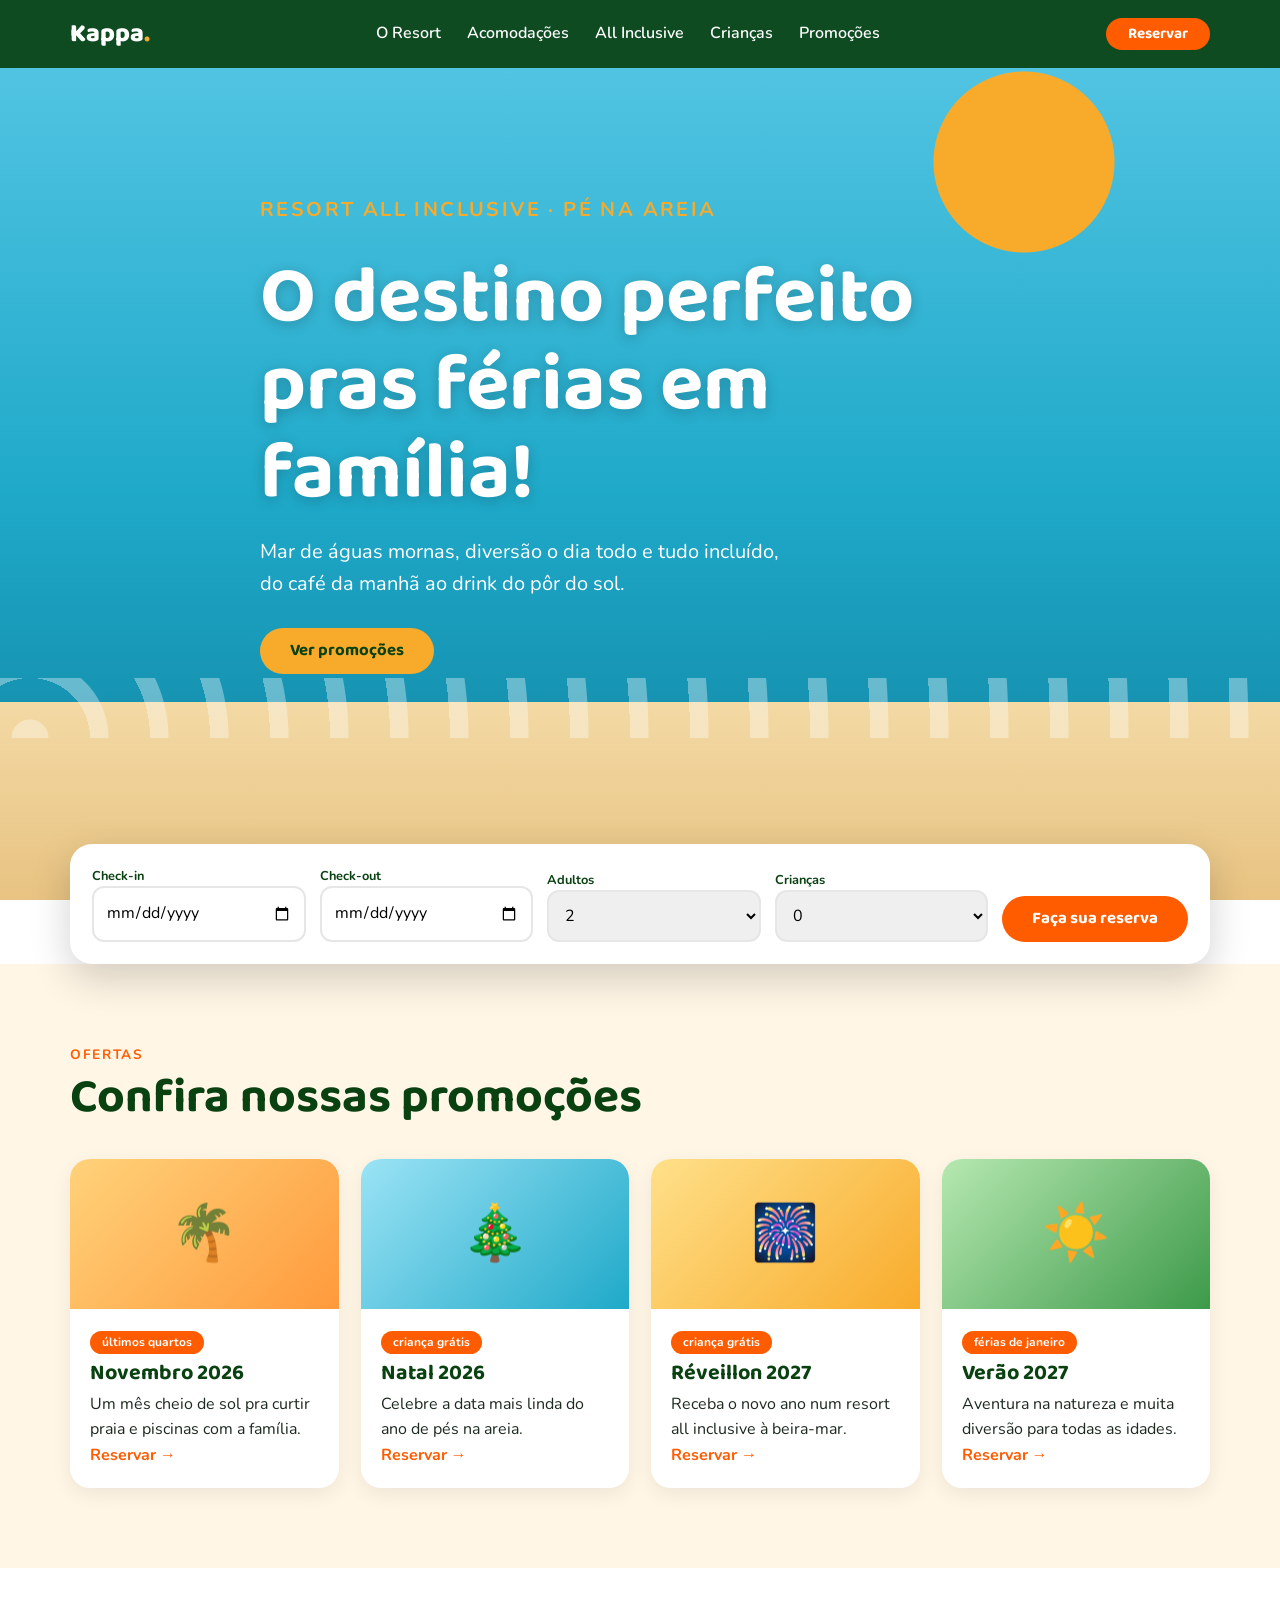
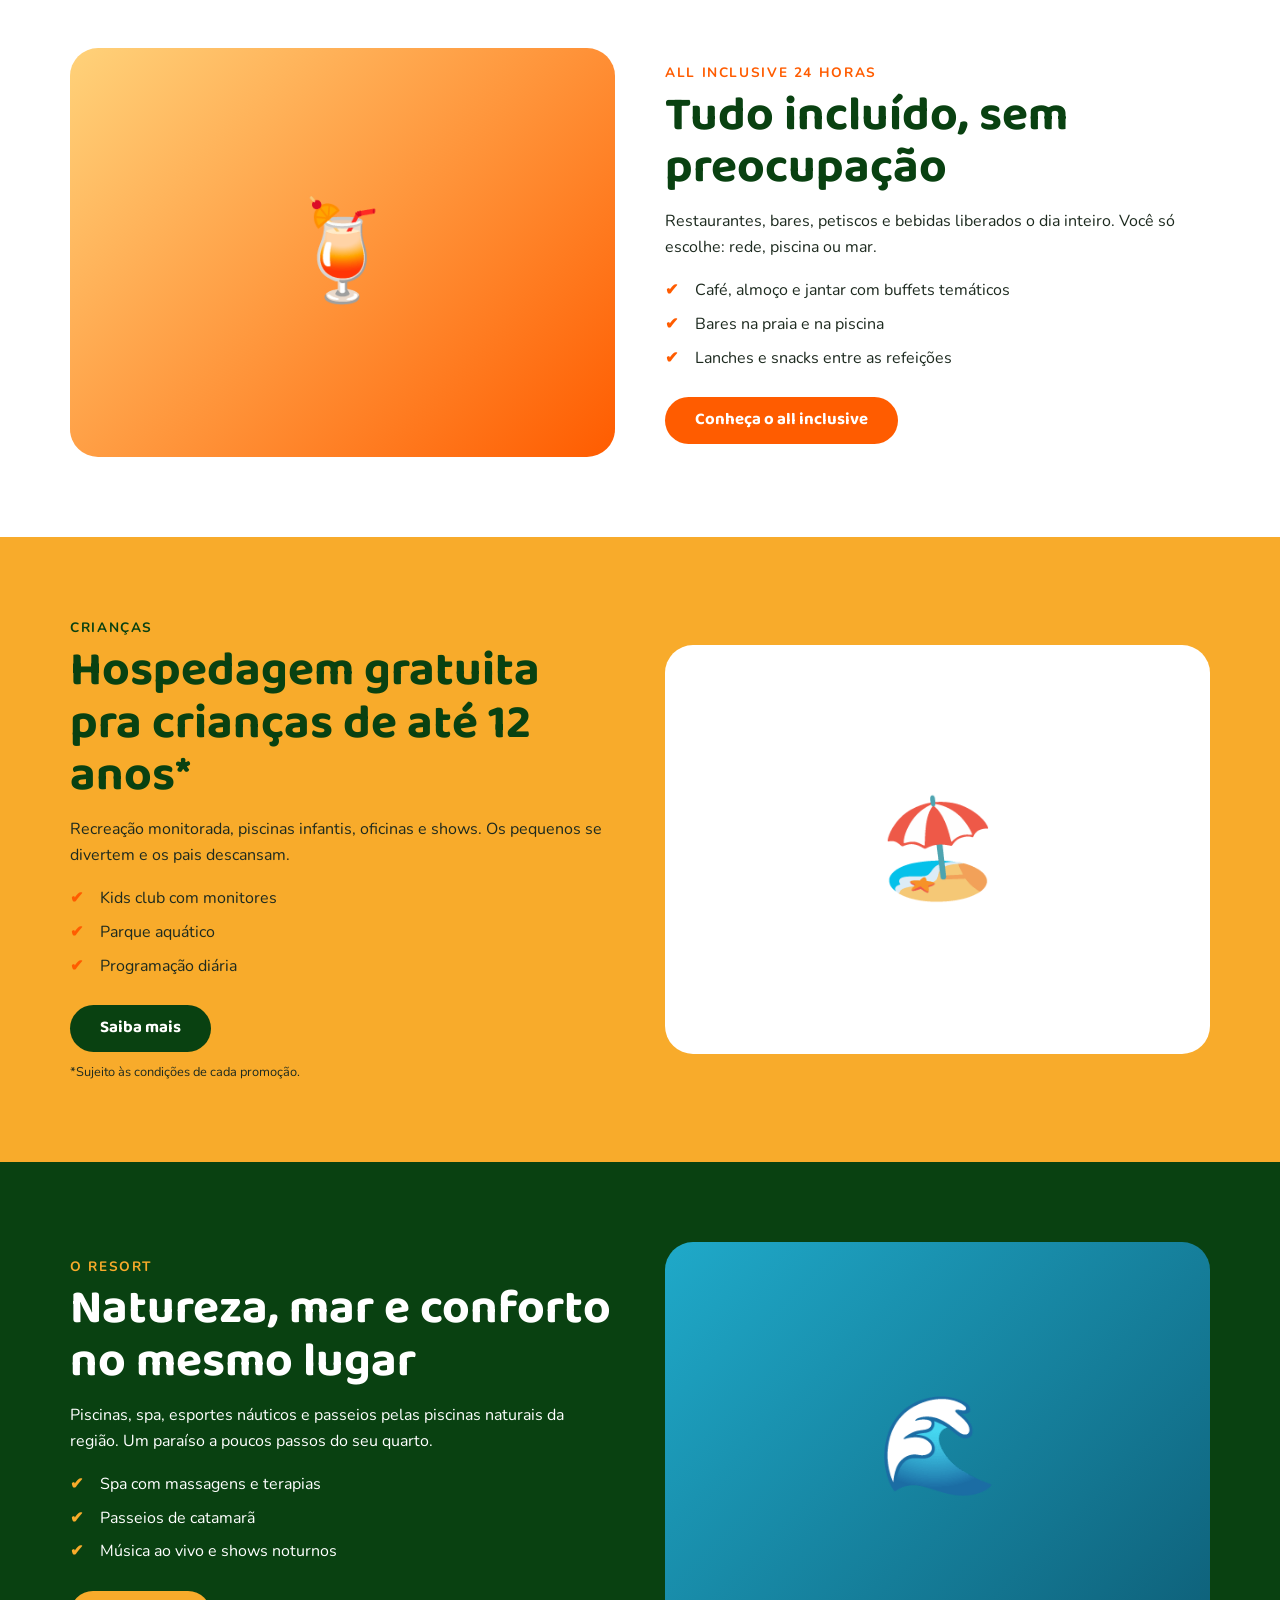
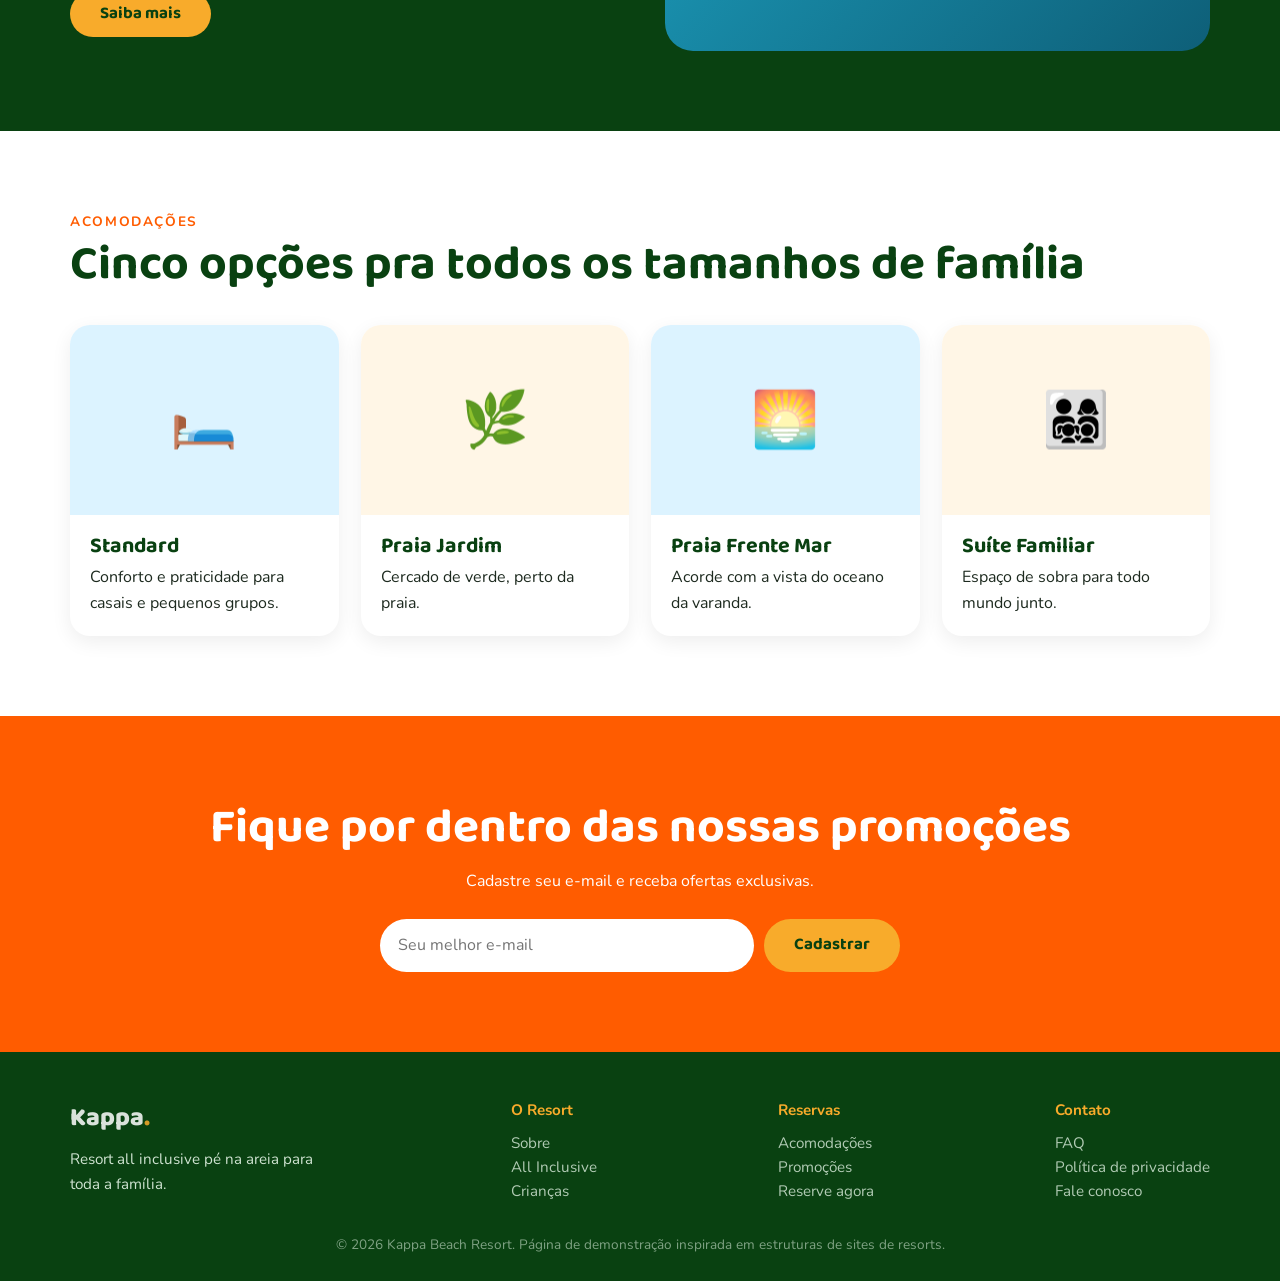
<file: index.html>
<!doctype html>
<html lang="pt-BR">
<head>
<meta charset="utf-8">
<meta name="viewport" content="width=device-width, initial-scale=1">
<title>Kappa Beach Resort | All Inclusive pé na areia</title>
<meta name="description" content="Resort all inclusive pé na areia, com diversão para toda a família e crianças até 12 anos grátis.">
<link rel="preconnect" href="https://fonts.googleapis.com">
<link href="https://fonts.googleapis.com/css2?family=Baloo+2:wght@500;700;800&family=Nunito:wght@400;600;700&display=swap" rel="stylesheet">
<style>
:root{--orange:#FF5C00;--yellow:#F8AB2B;--green:#094111;--sky:#DCF3FF;--sea:#1FA9C9;--sand:#FFF6E6;--ink:#1d2a1f}
*{box-sizing:border-box;margin:0}
html{scroll-behavior:smooth}
body{font-family:Nunito,sans-serif;color:var(--ink);background:#fff;line-height:1.6}
h1,h2,h3,.btn{font-family:'Baloo 2',sans-serif;line-height:1.1}
a{color:inherit;text-decoration:none}
.wrap{max-width:1180px;margin:auto;padding:0 20px}
section{padding:80px 0}
.btn{display:inline-block;background:var(--orange);color:#fff;padding:14px 30px;border-radius:999px;font-weight:700;font-size:1.05rem;border:0;cursor:pointer;transition:transform .2s,background .2s}
.btn:hover{transform:translateY(-2px);background:#e65200}
.btn.alt{background:var(--yellow);color:var(--green)}
.eyebrow{color:var(--orange);font-weight:700;letter-spacing:.12em;text-transform:uppercase;font-size:.85rem}
h2{font-size:clamp(2rem,4vw,3rem);color:var(--green);margin:6px 0 14px}

/* header */
header{position:fixed;inset:0 0 auto;z-index:10;background:rgba(9,65,17,.92);backdrop-filter:blur(6px)}
header .wrap{display:flex;align-items:center;justify-content:space-between;height:68px}
.logo{font-family:'Baloo 2';font-weight:800;font-size:1.6rem;color:#fff}
.logo span{color:var(--yellow)}
nav{display:flex;gap:26px;color:#fff;font-weight:600}
nav a:hover{color:var(--yellow)}
header .btn{padding:8px 22px;font-size:.95rem}

/* hero */
.hero{min-height:100vh;display:flex;align-items:center;color:#fff;position:relative;overflow:hidden;
background:radial-gradient(circle at 80% 18%,var(--yellow) 0 90px,transparent 91px),linear-gradient(180deg,#59c8e6 0%,#1FA9C9 55%,#0e7f9c 100%)}
.hero::after{content:"";position:absolute;inset:auto 0 0;height:22%;background:linear-gradient(#f3d9a4,#e8c382)}
.hero::before{content:"";position:absolute;inset:auto 0 18%;height:60px;background:repeating-radial-gradient(circle at 30px 60px,#fff 0 18px,transparent 19px 60px);opacity:.35;z-index:1}
.hero .wrap{position:relative;z-index:2;padding-top:90px;padding-bottom:140px}
.hero h1{font-size:clamp(2.6rem,7vw,5rem);max-width:760px;text-shadow:0 3px 14px rgba(0,0,0,.2)}
.hero p{font-size:1.25rem;max-width:520px;margin:18px 0 28px}

/* booking bar */
.book{position:relative;z-index:5;margin-top:-56px}
.book form{background:#fff;border-radius:22px;box-shadow:0 14px 40px rgba(0,0,0,.18);padding:22px;display:grid;grid-template-columns:repeat(4,1fr) auto;gap:14px;align-items:end}
.book label{font-size:.8rem;font-weight:700;color:var(--green);display:block}
.book input,.book select{width:100%;padding:12px;border:2px solid #e6e6e6;border-radius:12px;font:inherit}
.book input:focus,.book select:focus{outline:0;border-color:var(--orange)}

/* promos */
.promos{background:var(--sand)}
.grid{display:grid;gap:22px;grid-template-columns:repeat(auto-fit,minmax(250px,1fr));margin-top:34px}
.card{background:#fff;border-radius:20px;overflow:hidden;box-shadow:0 6px 20px rgba(0,0,0,.07);transition:transform .25s}
.card:hover{transform:translateY(-6px)}
.card .img{height:150px;display:grid;place-items:center;font-size:3.4rem}
.card .body{padding:20px}
.card h3{color:var(--green);font-size:1.35rem;margin-bottom:6px}
.tag{display:inline-block;background:var(--orange);color:#fff;font-size:.75rem;font-weight:700;border-radius:99px;padding:2px 12px;margin-bottom:8px}
.card a.more{color:var(--orange);font-weight:700}

/* feature split */
.split{display:grid;grid-template-columns:1fr 1fr;gap:50px;align-items:center}
.split .art{aspect-ratio:4/3;border-radius:28px;display:grid;place-items:center;font-size:6rem}
.split.rev .art{order:2}
.kids{background:var(--yellow)}
.kids h2{color:var(--green)}
.green{background:var(--green);color:#fff}
.green h2{color:#fff}
.list{list-style:none;padding:0;margin:18px 0 26px}
.list li{padding-left:30px;position:relative;margin:8px 0}
.list li::before{content:"✔";position:absolute;left:0;color:var(--orange);font-weight:800}
.green .list li::before{color:var(--yellow)}

/* rooms */
.rooms .grid .card .img{height:190px}

/* newsletter */
.news{background:var(--orange);color:#fff;text-align:center}
.news h2{color:#fff}
.news form{display:flex;gap:10px;max-width:520px;margin:24px auto 0}
.news input{flex:1;padding:14px 18px;border-radius:999px;border:0;font:inherit}

footer{background:var(--green);color:#cfe3d1;padding:46px 0 26px;font-size:.95rem}
footer .cols{display:flex;flex-wrap:wrap;gap:40px;justify-content:space-between}
footer h4{color:var(--yellow);margin-bottom:8px}
footer a{display:block;opacity:.85}
footer a:hover{opacity:1}
.copy{text-align:center;margin-top:30px;opacity:.6;font-size:.85rem}

@media(max-width:860px){
 nav{display:none}
 .book form{grid-template-columns:1fr 1fr}
 .book form .btn{grid-column:1/-1}
 .split{grid-template-columns:1fr}
 .split.rev .art{order:0}
 section{padding:56px 0}
 .news form{flex-direction:column}
}
</style>
</head>
<body>

<header>
 <div class="wrap">
  <a class="logo" href="#">Kappa<span>.</span></a>
  <nav>
   <a href="#resort">O Resort</a><a href="#quartos">Acomodações</a><a href="#allinclusive">All Inclusive</a><a href="#criancas">Crianças</a><a href="#promocoes">Promoções</a>
  </nav>
  <a class="btn" href="#reserva">Reservar</a>
 </div>
</header>

<section class="hero">
 <div class="wrap">
  <p class="eyebrow" style="color:var(--yellow)">Resort All Inclusive · Pé na areia</p>
  <h1>O destino perfeito pras férias em família!</h1>
  <p>Mar de águas mornas, diversão o dia todo e tudo incluído, do café da manhã ao drink do pôr do sol.</p>
  <a class="btn alt" href="#promocoes">Ver promoções</a>
 </div>
</section>

<div class="book wrap" id="reserva">
 <form onsubmit="event.preventDefault();alert('Busca de disponibilidade simulada. Conecte aqui seu motor de reservas.')">
  <div><label for="in">Check-in</label><input id="in" type="date" required></div>
  <div><label for="out">Check-out</label><input id="out" type="date" required></div>
  <div><label for="ad">Adultos</label><select id="ad"><option>1</option><option selected>2</option><option>3</option><option>4</option></select></div>
  <div><label for="ch">Crianças</label><select id="ch"><option selected>0</option><option>1</option><option>2</option><option>3</option></select></div>
  <button class="btn" type="submit">Faça sua reserva</button>
 </form>
</div>

<section class="promos" id="promocoes">
 <div class="wrap">
  <p class="eyebrow">Ofertas</p>
  <h2>Confira nossas promoções</h2>
  <div class="grid">
   <article class="card"><div class="img" style="background:linear-gradient(135deg,#ffd27a,#ff9a3c)">🌴</div><div class="body"><span class="tag">últimos quartos</span><h3>Novembro 2026</h3><p>Um mês cheio de sol pra curtir praia e piscinas com a família.</p><a class="more" href="#reserva">Reservar →</a></div></article>
  <article class="card"><div class="img" style="background:linear-gradient(135deg,#9be3f5,#1FA9C9)">🎄</div><div class="body"><span class="tag">criança grátis</span><h3>Natal 2026</h3><p>Celebre a data mais linda do ano de pés na areia.</p><a class="more" href="#reserva">Reservar →</a></div></article>
  <article class="card"><div class="img" style="background:linear-gradient(135deg,#ffe08a,#F8AB2B)">🎆</div><div class="body"><span class="tag">criança grátis</span><h3>Réveillon 2027</h3><p>Receba o novo ano num resort all inclusive à beira-mar.</p><a class="more" href="#reserva">Reservar →</a></div></article>
  <article class="card"><div class="img" style="background:linear-gradient(135deg,#b6e8b0,#3d9a4a)">☀️</div><div class="body"><span class="tag">férias de janeiro</span><h3>Verão 2027</h3><p>Aventura na natureza e muita diversão para todas as idades.</p><a class="more" href="#reserva">Reservar →</a></div></article>
 </div>
</section>

<section id="allinclusive">
 <div class="wrap split">
  <div class="art" style="background:linear-gradient(135deg,#ffd27a,#FF5C00)">🍹</div>
  <div>
   <p class="eyebrow">All inclusive 24 horas</p>
   <h2>Tudo incluído, sem preocupação</h2>
   <p>Restaurantes, bares, petiscos e bebidas liberados o dia inteiro. Você só escolhe: rede, piscina ou mar.</p>
   <ul class="list"><li>Café, almoço e jantar com buffets temáticos</li><li>Bares na praia e na piscina</li><li>Lanches e snacks entre as refeições</li></ul>
   <a class="btn" href="#reserva">Conheça o all inclusive</a>
  </div>
 </div>
</section>

<section class="kids" id="criancas">
 <div class="wrap split rev">
  <div class="art" style="background:#fff">🏖️</div>
  <div>
   <p class="eyebrow" style="color:var(--green)">Crianças</p>
   <h2>Hospedagem gratuita pra crianças de até 12 anos*</h2>
   <p>Recreação monitorada, piscinas infantis, oficinas e shows. Os pequenos se divertem e os pais descansam.</p>
   <ul class="list"><li>Kids club com monitores</li><li>Parque aquático</li><li>Programação diária</li></ul>
   <a class="btn" href="#reserva" style="background:var(--green)">Saiba mais</a>
   <p style="font-size:.8rem;margin-top:10px">*Sujeito às condições de cada promoção.</p>
  </div>
 </div>
</section>

<section id="resort" class="green">
 <div class="wrap split">
  <div>
   <p class="eyebrow" style="color:var(--yellow)">O resort</p>
   <h2>Natureza, mar e conforto no mesmo lugar</h2>
   <p>Piscinas, spa, esportes náuticos e passeios pelas piscinas naturais da região. Um paraíso a poucos passos do seu quarto.</p>
   <ul class="list"><li>Spa com massagens e terapias</li><li>Passeios de catamarã</li><li>Música ao vivo e shows noturnos</li></ul>
   <a class="btn alt" href="#reserva">Saiba mais</a>
  </div>
  <div class="art" style="background:linear-gradient(135deg,#1FA9C9,#0e5f78)">🌊</div>
 </div>
</section>

<section class="rooms" id="quartos">
 <div class="wrap">
  <p class="eyebrow">Acomodações</p>
  <h2>Cinco opções pra todos os tamanhos de família</h2>
  <div class="grid">
   <article class="card"><div class="img" style="background:#DCF3FF">🛏️</div><div class="body"><h3>Standard</h3><p>Conforto e praticidade para casais e pequenos grupos.</p></div></article>
   <article class="card"><div class="img" style="background:#FFF6E6">🌿</div><div class="body"><h3>Praia Jardim</h3><p>Cercado de verde, perto da praia.</p></div></article>
   <article class="card"><div class="img" style="background:#DCF3FF">🌅</div><div class="body"><h3>Praia Frente Mar</h3><p>Acorde com a vista do oceano da varanda.</p></div></article>
   <article class="card"><div class="img" style="background:#FFF6E6">👨‍👩‍👧‍👦</div><div class="body"><h3>Suíte Familiar</h3><p>Espaço de sobra para todo mundo junto.</p></div></article>
  </div>
 </div>
</section>

<section class="news">
 <div class="wrap">
  <h2>Fique por dentro das nossas promoções</h2>
  <p>Cadastre seu e-mail e receba ofertas exclusivas.</p>
  <form onsubmit="event.preventDefault();this.querySelector('button').textContent='Cadastrado ✔'">
   <input type="email" placeholder="Seu melhor e-mail" required aria-label="E-mail">
   <button class="btn alt" type="submit">Cadastrar</button>
  </form>
 </div>
</section>

<footer>
 <div class="wrap">
  <div class="cols">
   <div><a class="logo" href="#">Kappa<span>.</span></a><p style="margin-top:8px;max-width:260px">Resort all inclusive pé na areia para toda a família.</p></div>
   <div><h4>O Resort</h4><a href="#resort">Sobre</a><a href="#allinclusive">All Inclusive</a><a href="#criancas">Crianças</a></div>
   <div><h4>Reservas</h4><a href="#quartos">Acomodações</a><a href="#promocoes">Promoções</a><a href="#reserva">Reserve agora</a></div>
   <div><h4>Contato</h4><a href="#">FAQ</a><a href="#">Política de privacidade</a><a href="#">Fale conosco</a></div>
  </div>
  <p class="copy">© 2026 Kappa Beach Resort. Página de demonstração inspirada em estruturas de sites de resorts.</p>
 </div>
</footer>
</body>
</html>
</file>
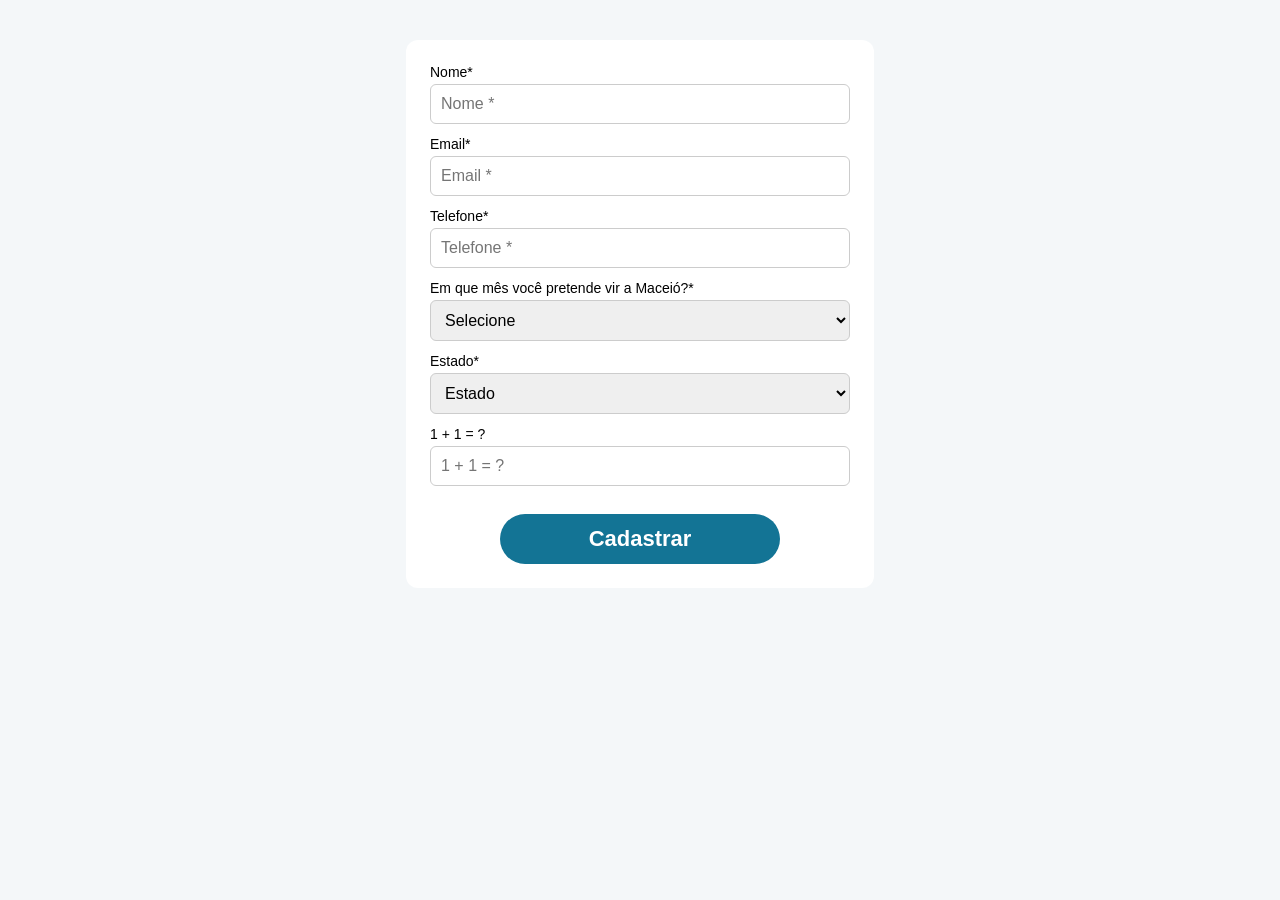
<file: formulario-blackfriday-2026-mmr.html>
<!DOCTYPE html>
<html lang="pt-BR">
<head>
<meta charset="UTF-8">
<meta name="viewport" content="width=device-width, initial-scale=1">
<title>Black Friday 2026 - Maceió Mar Resort</title>
<style>
  body { font-family: Arial, Helvetica, sans-serif; margin: 0; background: #f4f7f9; }
  .form-wrap { max-width: 420px; margin: 40px auto; padding: 24px; background: #fff; border-radius: 12px; }
  .bricks-form__field { margin-bottom: 12px; }
  .bricks-form__label { display: block; font-size: 14px; margin-bottom: 4px; }
  .bricks-form__input { width: 100%; box-sizing: border-box; padding: 10px; border: 1px solid #ccc; border-radius: 6px; font-size: 16px; }
  .bricks-form__submit { text-align: center; }
  .rd-button { background: #137495; color: #fff; border: 0; border-radius: 100px; font-size: 22px; font-weight: bold; height: 50px; width: 100%; max-width: 280px; margin-top: 16px; cursor: pointer; }
</style>
</head>
<body>

<div class="form-wrap">
  <div id="rd-form-joq3m2m5" class="bricks--component bricks-form rd-form">
    <form
      id="conversion-form"
      novalidate="novalidate"
      action="https://cta-redirect.rdstation.com/v2/conversions"
      data-typed-fields="1"
      data-lang="pt-BR"
      data-asset-action="aHR0cHM6Ly9tbWVob3RlaXMuY29tLmJyL21hY2Vpby1tYXItcmVzb3J0Lw=="
      data-ga-ua-id="UA-151236892-1"
      data-recaptcha-public-token=""
    >
      <input type="hidden" name="token_rdstation" value="58bcf9d68d38ef6ef9400192f7cc7342">
      <input type="hidden" name="conversion_identifier" value="blackfriday-2026-mmr">
      <input type="hidden" name="internal_source" value="2">
      <input type="hidden" name="_rd_experiment_content_id" value="">
      <input type="hidden" name="_rd_dynamic_content_id" value="">
      <input type="hidden" name="c_utmz" value="">
      <input type="hidden" name="traffic_source" value="">
      <input type="hidden" name="privacy_data[browser]" id="privacy_data_browser">

      <div class="bricks-form__fieldset" data-progressive-profiling="" data-multi-step="false">

        <div class="bricks-form__field" data-step="1">
          <label for="rd-text_field-muh6njln" class="bricks-form__label">Nome*</label>
          <input id="rd-text_field-muh6njln" class="bricks-form__input required js-text js-field-name"
                 name="name" type="text" data-use-type="STRING" placeholder="Nome *"
                 required="required" autocomplete="name">
        </div>

        <div class="bricks-form__field" data-step="1">
          <label for="rd-email_field-muh6njlo" class="bricks-form__label">Email*</label>
          <input id="rd-email_field-muh6njlo" class="bricks-form__input required js-email js-field-email"
                 name="email" type="email" data-use-type="STRING" data-always-visible="true"
                 data-input-mask="" placeholder="Email *" required="required" autocomplete="email">
        </div>

        <div class="bricks-form__field with-select-flags" data-step="1">
          <label for="rd-phone_field-muh6njlp" class="bricks-form__label">Telefone*</label>
          <div class="phone-input-group">
            <div class="form-control phone-country" data-type="countries"></div>
            <div class="country-field" value="BR"></div>
            <input id="rd-phone_field-muh6njlp" class="bricks-form__input required phone js-phone js-field-personal_phone"
                   name="personal_phone" data-input-mask="INTERNATIONAL_MASK" data-use-type="STRING"
                   type="tel" placeholder="Telefone *" required="required" autocomplete="tel">
          </div>
        </div>

        <div class="bricks-form__field" data-step="1">
          <label for="rd-select_field-muh6njlq" class="bricks-form__label">Em que mês você pretende vir a Maceió?*</label>
          <select id="rd-select_field-muh6njlq" class="bricks-form__input required js-field-cf_mes_da_viagem"
                  data-use-type="STRING" name="cf_mes_da_viagem" required="required">
          <option value="">Selecione</option>
          <option value="Janeiro">Janeiro</option>
          <option value="Fevereiro">Fevereiro</option>
          <option value="Março">Março</option>
          <option value="Abril">Abril</option>
          <option value="Maio">Maio</option>
          <option value="Junho">Junho</option>
          <option value="Julho">Julho</option>
          <option value="Agosto">Agosto</option>
          <option value="Setembro">Setembro</option>
          <option value="Outubro">Outubro</option>
          <option value="Novembro">Novembro</option>
          <option value="Dezembro">Dezembro</option>
          <option value="Ainda não sei">Ainda não sei</option>
          </select>
        </div>

        <div class="bricks-form__field" data-step="1">
          <label for="rd-select_field-muh6njlr" class="bricks-form__label">Estado*</label>
          <select id="rd-select_field-muh6njlr" class="bricks-form__input required js-field-uf"
                  data-use-type="STRING" name="uf" required="required" autocomplete="address-level1">
          <option value="">Estado</option>
          <option value="AC">AC</option>
          <option value="AL">AL</option>
          <option value="AP">AP</option>
          <option value="AM">AM</option>
          <option value="BA">BA</option>
          <option value="CE">CE</option>
          <option value="DF">DF</option>
          <option value="ES">ES</option>
          <option value="GO">GO</option>
          <option value="MA">MA</option>
          <option value="MT">MT</option>
          <option value="MS">MS</option>
          <option value="MG">MG</option>
          <option value="PA">PA</option>
          <option value="PB">PB</option>
          <option value="PR">PR</option>
          <option value="PE">PE</option>
          <option value="PI">PI</option>
          <option value="RJ">RJ</option>
          <option value="RN">RN</option>
          <option value="RS">RS</option>
          <option value="RO">RO</option>
          <option value="RR">RR</option>
          <option value="SC">SC</option>
          <option value="SP">SP</option>
          <option value="SE">SE</option>
          <option value="TO">TO</option>
          </select>
        </div>

        <div class="bricks-form__field" data-step="1">
          <label for="captcha" class="bricks-form__label"><span id="math_expression">1 + 1 = ?</span></label>
          <input id="captcha" class="bricks-form__input math rd-bricks-captcha" name="captcha" type="text" placeholder="1 + 1 = ?">
        </div>
      </div>

      <div class="bricks-form__submit">
        <button class="bricks--component bricks--component-button rd-button" id="rd-button-joq3m2m7">Cadastrar</button>
      </div>

      <!-- Honeypot anti-spam (não remover) -->
      <div style="position: fixed; left: -5000px">
        <input type="text" name="emP7yF13ld" readonly autocomplete="false" tabindex="-1" value="">
        <input type="text" name="sh0uldN07ch4ng3" readonly autocomplete="false" tabindex="-1" value="should_not_change">
      </div>
    </form>
  </div>
</div>

<!-- jQuery (o script de sucesso do RD usa $) -->
<script src="https://code.jquery.com/jquery-3.7.1.min.js"></script>
<!-- Scripts do RD Station: validação, máscara de telefone, captcha e envio -->
<script src="https://d335luupugsy2.cloudfront.net/js/rd/stable/rdlps.min.js"></script>
<script src="https://d335luupugsy2.cloudfront.net/js/rd/stable/rdlps-progressive-profiling.min.js"></script>
<script src="https://d335luupugsy2.cloudfront.net/js/rd/stable/rdlps-autofill.min.js"></script>

<script>
  var origConversionSuccess = window.conversionSuccess;
  const lpConversionForm = document.getElementById('conversion-form');

  // Após o envio, redireciona para o site do resort (valor original da página)
  conversionSuccess = function (resp) {
    if (window.origConversionSuccess) window.origConversionSuccess(resp);
    alert("Obrigado!");
    let redirectTo = atob(lpConversionForm.dataset.assetAction.trim());
    if (redirectTo) top.location.href = redirectTo;
  };

  document.querySelectorAll('input[name=emP7yF13ld],input[name=sh0uldN07ch4ng3]').forEach(function (el) {
    el.addEventListener('focus', function (e) { e.target.removeAttribute('readonly'); });
  });
</script>
</body>
</html>
</file>
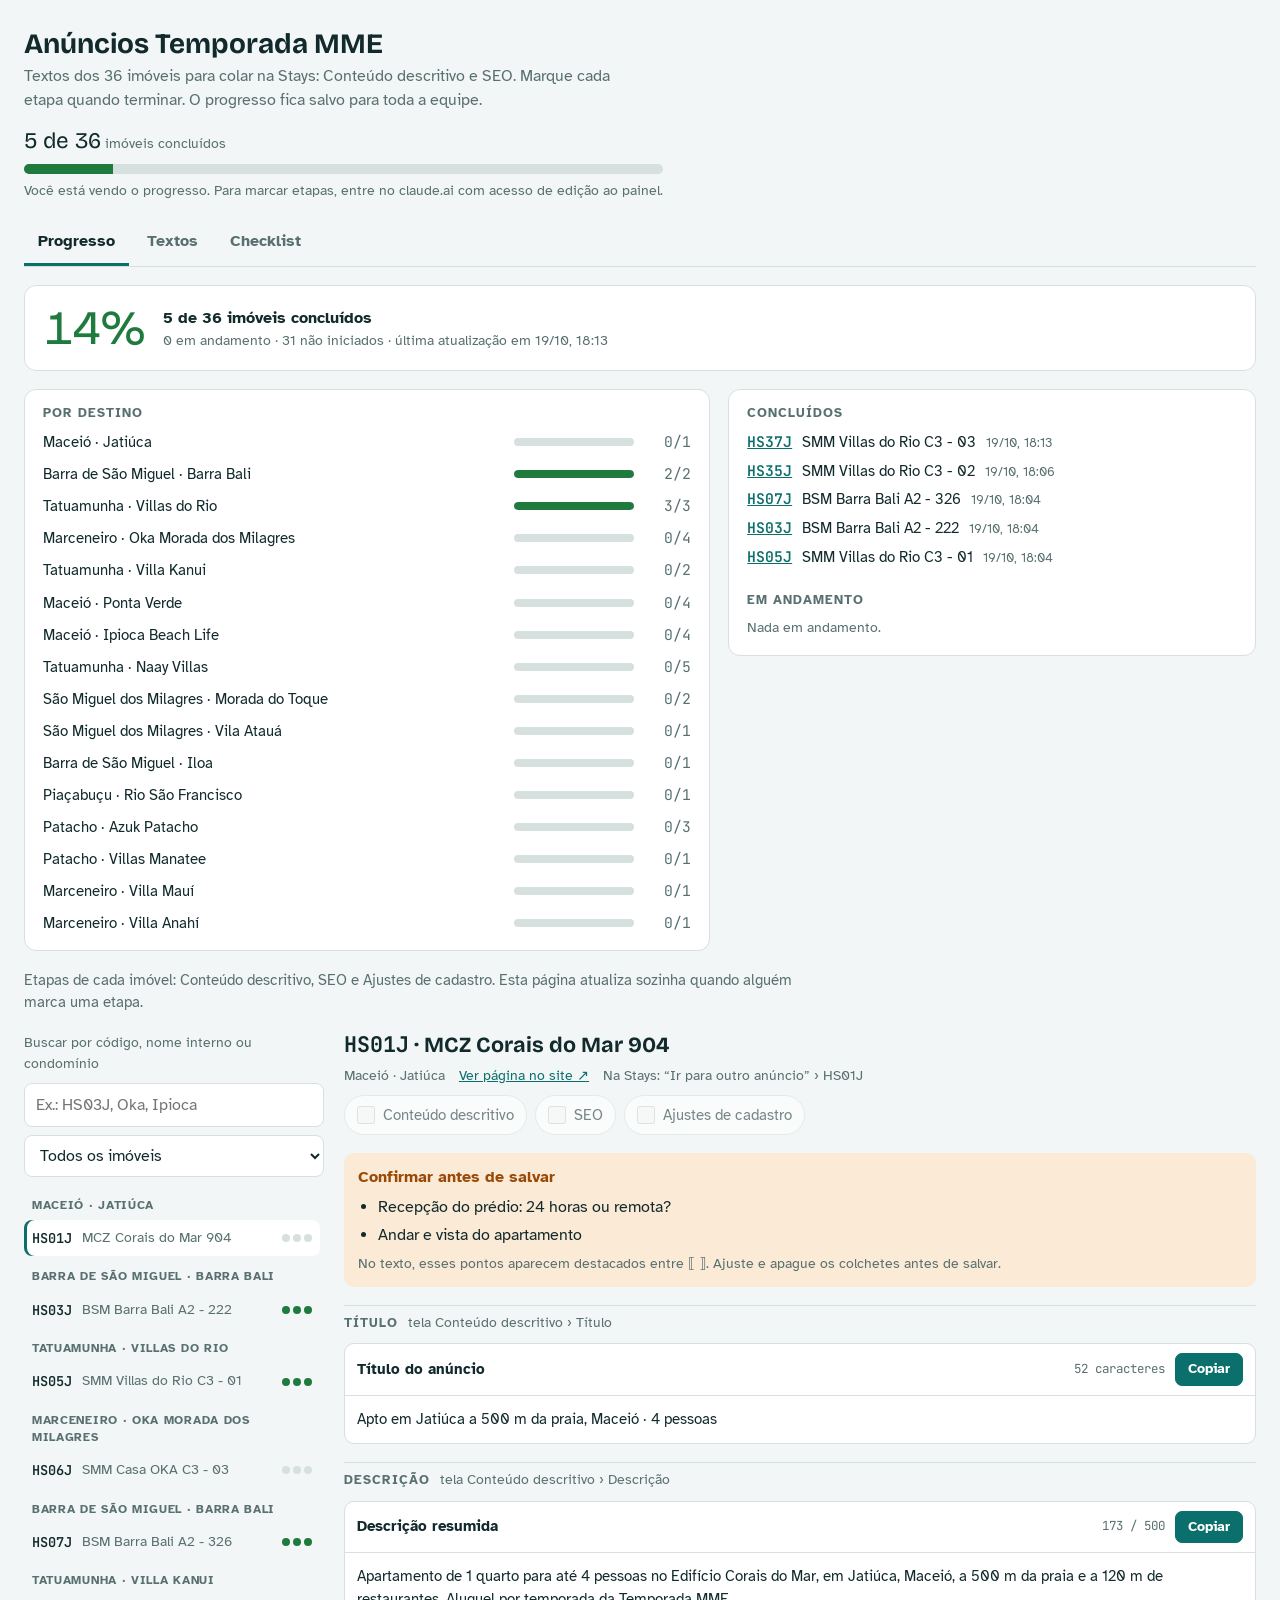
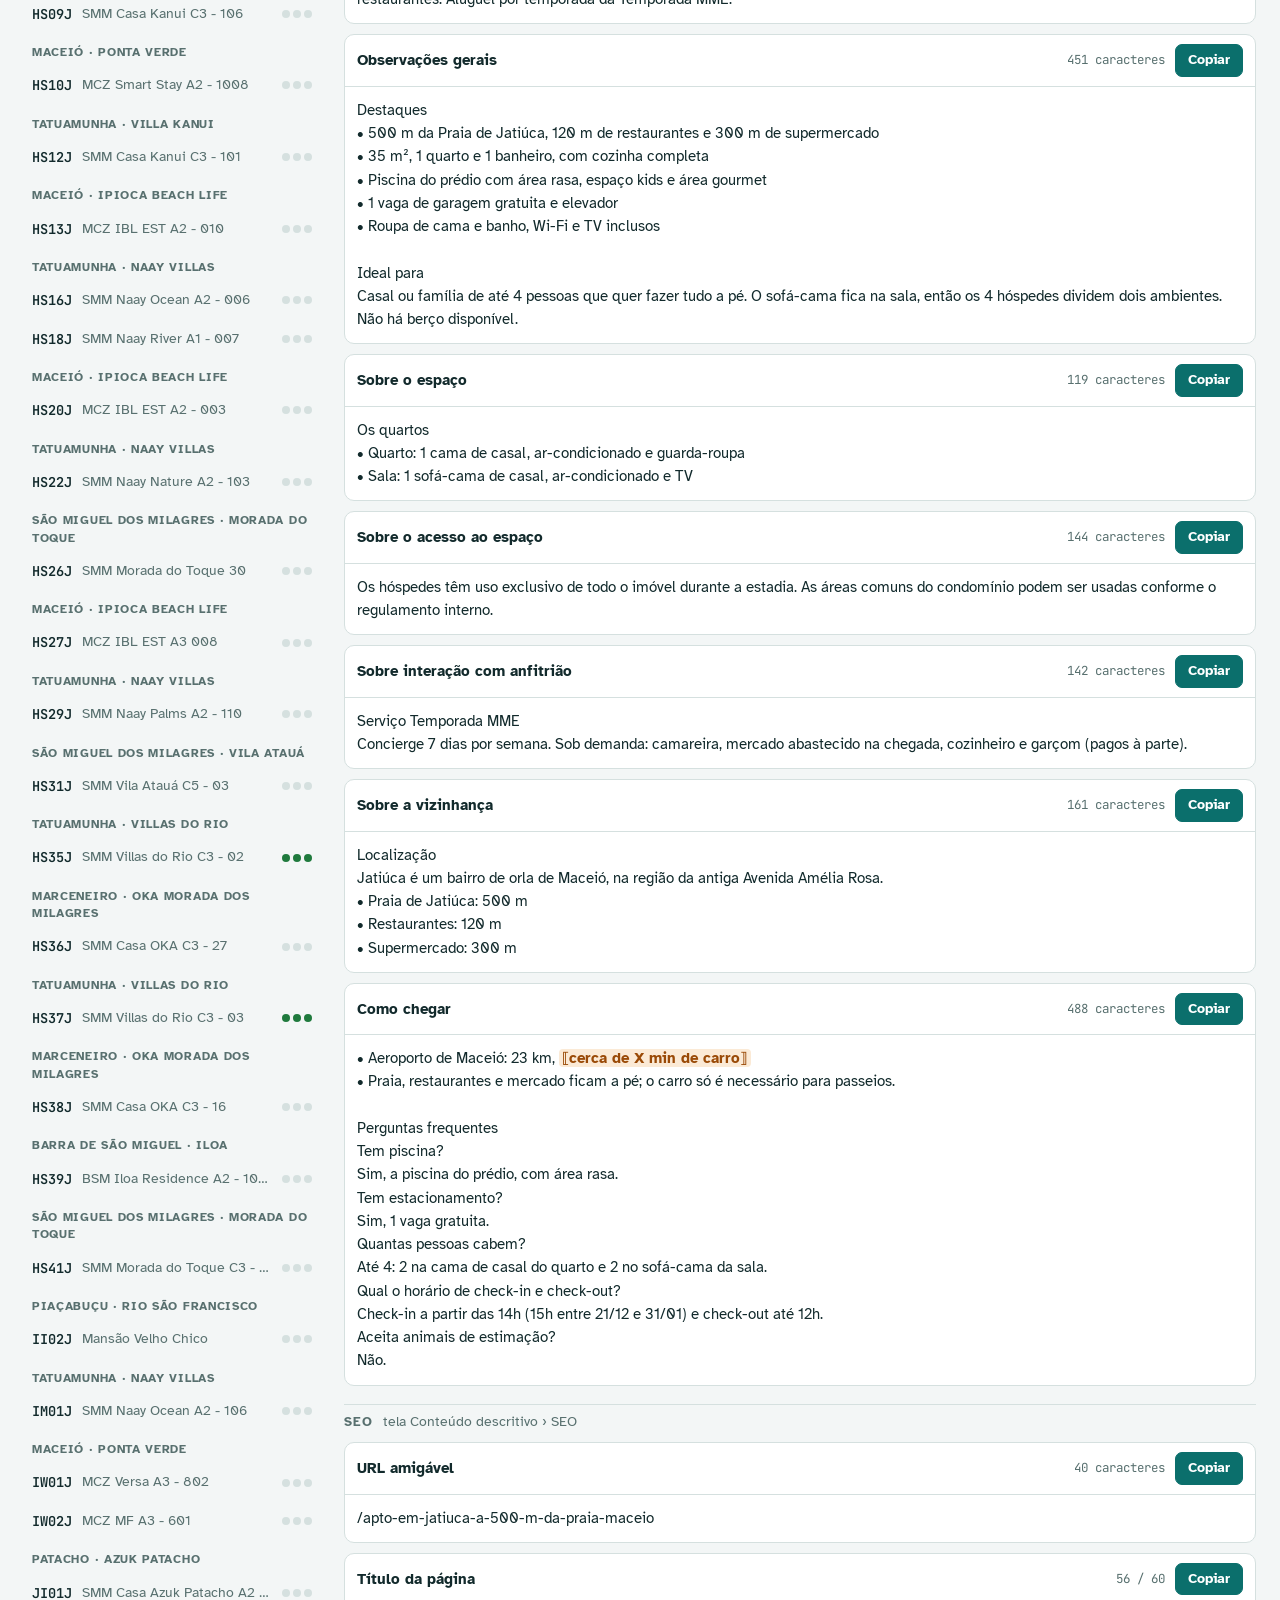
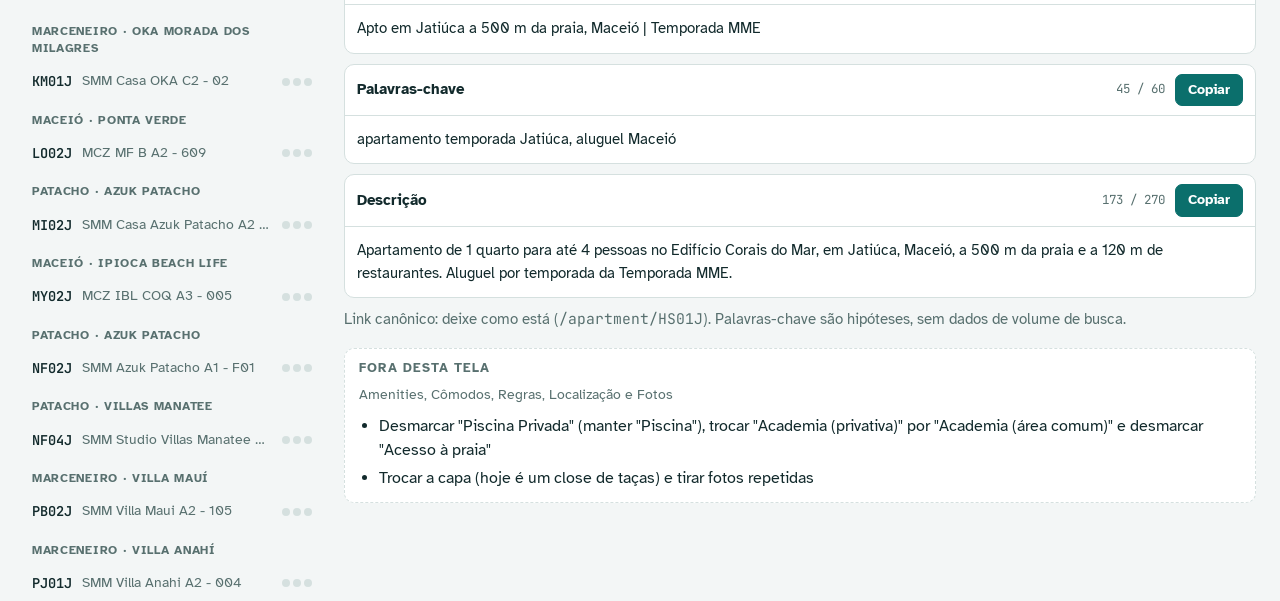
<file: temporada-mme/painel-anuncios.html>
<title>Anúncios Temporada MME</title>
<meta name="claude:viewport-fit-sides" content="cover">
<link rel="preconnect" href="https://fonts.googleapis.com">
<link rel="preconnect" href="https://fonts.gstatic.com" crossorigin>
<link rel="stylesheet" href="https://fonts.googleapis.com/css2?family=Bricolage+Grotesque:opsz,wght@12..96,600;12..96,700&family=Atkinson+Hyperlegible:wght@400;700&family=JetBrains+Mono:wght@400;600&display=swap">
<style>
/* Layout: ferramenta de trabalho — barra de progresso no topo, lista de imóveis à esquerda, campos da Stays à direita; aba Checklist em tabela. */
:root{
  --bg:#f3f6f6; --surface:#ffffff; --ink:#122a2c; --muted:#58706f; --line:#d5e0df;
  --accent:#0b6f6c; --accent-soft:#dcefed; --pend:#9a4a07; --pend-soft:#fbead6;
  --ok:#1f7a3d; --ok-soft:#dcf2e2; --warn:#b42318;
  --f-display:"Bricolage Grotesque", "Segoe UI", system-ui, sans-serif;
  --f-body:"Atkinson Hyperlegible", "Segoe UI", system-ui, sans-serif;
  --f-mono:"JetBrains Mono", ui-monospace, "SFMono-Regular", Menlo, monospace;
}
@media (prefers-color-scheme: dark){:root:not([data-theme="light"]){
  --bg:#0d1819; --surface:#142325; --ink:#e3eeed; --muted:#93aaa8; --line:#26393b;
  --accent:#4cc3bd; --accent-soft:#16393a; --pend:#f2b36b; --pend-soft:#3a2711;
  --ok:#6fd38f; --ok-soft:#163222; --warn:#ff8a7a; color-scheme:dark}}
:root[data-theme="dark"]{
  --bg:#0d1819; --surface:#142325; --ink:#e3eeed; --muted:#93aaa8; --line:#26393b;
  --accent:#4cc3bd; --accent-soft:#16393a; --pend:#f2b36b; --pend-soft:#3a2711;
  --ok:#6fd38f; --ok-soft:#163222; --warn:#ff8a7a; color-scheme:dark}
*{box-sizing:border-box}
body{background:var(--bg);color:var(--ink);font:16px/1.5 var(--f-body)}
.wrap{max-width:1280px;margin:0 auto;padding-block:20px 48px;padding-left:max(16px,env(safe-area-inset-left,0px));padding-right:max(16px,env(safe-area-inset-right,0px));display:grid;gap:18px}
h1,h2,h3{font-family:var(--f-display);text-wrap:balance;margin:0;line-height:1.15}
h1{font-size:1.75rem}
h2{font-size:1.35rem}
h3{font-size:.8rem;text-transform:uppercase;letter-spacing:.08em;color:var(--muted);font-family:var(--f-body);font-weight:700}
.mono{font-family:var(--f-mono);font-variant-numeric:tabular-nums}
button,input,select{font:inherit;color:inherit}
:focus-visible{outline:3px solid var(--accent);outline-offset:2px}

.top{display:flex;flex-wrap:wrap;gap:12px 24px;align-items:end;justify-content:space-between}
.top p{margin:4px 0 0;color:var(--muted);max-width:62ch}
.progress{display:grid;gap:6px;min-width:min(320px,100%)}
.progress .num{font-family:var(--f-display);font-size:1.4rem}
.bar{height:10px;border-radius:99px;background:var(--line);overflow:hidden}
.bar i{display:block;height:100%;background:var(--ok);width:0;transition:width .3s}
.notice{font-size:.9rem;color:var(--muted)}
.notice.err{color:var(--warn)}

.tabs{display:flex;gap:4px;border-bottom:1px solid var(--line)}
.tab{background:none;border:0;border-bottom:3px solid transparent;padding:10px 14px;cursor:pointer;font-weight:700;color:var(--muted)}
.tab[aria-selected="true"]{color:var(--ink);border-color:var(--accent)}

.textos{display:grid;grid-template-columns:300px minmax(0,1fr);gap:20px;align-items:start}
aside{position:sticky;top:12px;display:grid;gap:10px;max-height:calc(100vh - 24px);min-height:0}
.filters{display:grid;gap:8px}
.filters input,.filters select{width:100%;padding:9px 11px;border:1px solid var(--line);border-radius:8px;background:var(--surface)}
.list{overflow:auto;display:grid;gap:2px;padding-right:4px;min-height:0}
.grp{font-size:.72rem;letter-spacing:.06em;text-transform:uppercase;color:var(--muted);padding:10px 8px 4px;font-weight:700}
.item{display:grid;grid-template-columns:auto 1fr auto;gap:2px 10px;align-items:center;text-align:left;background:none;border:0;border-radius:8px;padding:8px;cursor:pointer}
.item:hover{background:var(--accent-soft)}
.item[aria-current="true"]{background:var(--surface);box-shadow:inset 3px 0 0 var(--accent)}
.item .c{font-family:var(--f-mono);font-weight:600;font-size:.85rem}
.item .n{font-size:.85rem;color:var(--muted);white-space:nowrap;overflow:hidden;text-overflow:ellipsis}
.dots{display:flex;gap:3px}
.dots b{width:8px;height:8px;border-radius:50%;background:var(--line)}
.dots b.on{background:var(--ok)}

main{display:grid;gap:18px;min-width:0}
.unit-head{display:grid;gap:8px}
.meta{display:flex;flex-wrap:wrap;gap:6px 14px;color:var(--muted);font-size:.9rem}
.meta a{color:var(--accent)}
.steps{display:flex;flex-wrap:wrap;gap:8px}
.step{display:flex;align-items:center;gap:8px;padding:8px 12px;border:1px solid var(--line);border-radius:99px;background:var(--surface);cursor:pointer;font-size:.92rem}
.step input{width:18px;height:18px;accent-color:var(--ok);margin:0}
.step.on{background:var(--ok-soft);border-color:var(--ok)}
.step.disabled{opacity:.55;cursor:not-allowed}
.pend{background:var(--pend-soft);border-radius:10px;padding:12px 14px;display:grid;gap:6px}
.pend strong{color:var(--pend)}
.pend ul,.cad ul{margin:0;padding-left:20px;display:grid;gap:4px}
section.block{display:grid;gap:10px}
.sec-title{display:flex;align-items:baseline;gap:10px;padding-top:6px;border-top:1px solid var(--line)}
.sec-title span{color:var(--muted);font-size:.9rem}
.field{background:var(--surface);border:1px solid var(--line);border-radius:10px;overflow:hidden;min-width:0}
.field header{display:flex;flex-wrap:wrap;gap:8px;align-items:center;justify-content:space-between;padding:9px 12px;border-bottom:1px solid var(--line)}
.field header b{font-size:.95rem}
.count{font-size:.78rem;color:var(--muted)}
.count.over{color:var(--warn);font-weight:600}
.copy{border:1px solid var(--accent);background:var(--accent);color:var(--surface);border-radius:7px;padding:5px 12px;cursor:pointer;font-weight:700;font-size:.85rem}
.copy.done{background:var(--ok);border-color:var(--ok)}
.field pre{margin:0;padding:12px;white-space:pre-wrap;word-break:break-word;font:15px/1.55 var(--f-body)}
mark{background:var(--pend-soft);color:var(--pend);border-radius:4px;padding:0 3px;font-weight:700}
.cad{background:var(--surface);border:1px dashed var(--line);border-radius:10px;padding:12px 14px;display:grid;gap:8px}

.table-wrap{overflow-x:auto;background:var(--surface);border:1px solid var(--line);border-radius:10px}
table{border-collapse:collapse;width:100%;min-width:760px;font-size:.92rem}
th,td{padding:9px 12px;border-bottom:1px solid var(--line);text-align:left;vertical-align:middle}
th{font-size:.75rem;text-transform:uppercase;letter-spacing:.06em;color:var(--muted)}
td.ck{text-align:center} th.ck{text-align:center}
td.ck input{width:20px;height:20px;accent-color:var(--ok);cursor:pointer}
tr.done td{background:var(--ok-soft)}
.linkbtn{background:none;border:0;padding:0;color:var(--accent);font-family:var(--f-mono);font-weight:600;cursor:pointer;text-decoration:underline}
.pill{display:inline-block;padding:2px 10px;border-radius:99px;font-size:.78rem;font-weight:700;white-space:nowrap}
.pill.ok{background:var(--ok-soft);color:var(--ok)} .pill.mid{background:var(--accent-soft);color:var(--accent)} .pill.no{background:var(--line);color:var(--muted)}
.sum{display:grid;gap:18px}
.hero{display:flex;flex-wrap:wrap;gap:8px 18px;align-items:center;background:var(--surface);border:1px solid var(--line);border-radius:12px;padding:18px 20px}
.big{font-family:var(--f-display);font-size:3rem;line-height:1;color:var(--ok)}
.sum-grid{display:grid;grid-template-columns:minmax(0,1.3fr) minmax(0,1fr);gap:18px;align-items:start}
.panel{background:var(--surface);border:1px solid var(--line);border-radius:12px;padding:16px 18px;display:grid;gap:10px;min-width:0}
.rows{display:grid;gap:10px}
.row{display:grid;grid-template-columns:minmax(0,1fr) 120px 3.2em;gap:10px;align-items:center;font-size:.92rem}
.row .lbl{overflow:hidden;text-overflow:ellipsis;white-space:nowrap}
.meter{height:8px;border-radius:4px;background:var(--line);overflow:hidden}
.meter i{display:block;height:100%;background:var(--ok);border-radius:4px}
.row .v{text-align:right;color:var(--muted)}
.feed{margin:0;padding:0;list-style:none;display:grid;gap:6px;font-size:.92rem}
.feed li{display:flex;flex-wrap:wrap;gap:4px 10px;align-items:baseline}
.feed .when{color:var(--muted);font-size:.82rem}
@media (max-width:860px){.sum-grid{grid-template-columns:minmax(0,1fr)}.row{grid-template-columns:minmax(0,1fr) 80px 3.2em}}
.howto{color:var(--muted);font-size:.92rem;max-width:80ch;margin:0}

@media (max-width:860px){
  .textos{grid-template-columns:minmax(0,1fr)}
  aside{position:static;max-height:none}
  .list{max-height:38vh;border:1px solid var(--line);border-radius:10px;background:var(--surface);padding:4px}
}
@media (prefers-reduced-motion:reduce){.bar i{transition:none}}
</style>

<div class="wrap">
  <div class="top">
    <div>
      <h1>Anúncios Temporada MME</h1>
      <p>Textos dos 36 imóveis para colar na Stays: Conteúdo descritivo e SEO. Marque cada etapa quando terminar. O progresso fica salvo para toda a equipe.</p>
    </div>
    <div class="progress" aria-live="polite">
      <div><span class="num mono" id="pnum">0 de 36</span> <span class="notice">imóveis concluídos</span></div>
      <div class="bar" aria-hidden="true"><i id="pbar"></i></div>
      <div class="notice" id="status">Carregando o progresso salvo…</div>
    </div>
  </div>

  <div class="tabs" role="tablist">
    <button class="tab" role="tab" id="tab-progresso" aria-selected="false" aria-controls="view-progresso">Progresso</button>
    <button class="tab" role="tab" id="tab-textos" aria-selected="true" aria-controls="view-textos">Textos</button>
    <button class="tab" role="tab" id="tab-checklist" aria-selected="false" aria-controls="view-checklist">Checklist</button>
  </div>

  <div id="view-progresso" role="tabpanel" aria-labelledby="tab-progresso" hidden>
    <div class="sum">
      <div class="hero">
        <div class="big mono" id="s-pct">0%</div>
        <div><b id="s-line">0 de 36 imóveis concluídos</b><div class="notice" id="s-sub"></div></div>
      </div>
      <div class="sum-grid">
        <section class="panel"><h3>Por destino</h3><div id="s-groups" class="rows"></div></section>
        <section class="panel"><h3>Concluídos</h3><ol id="s-done" class="feed"></ol>
          <h3 style="margin-top:14px">Em andamento</h3><ol id="s-doing" class="feed"></ol></section>
      </div>
      <p class="howto">Etapas de cada imóvel: Conteúdo descritivo, SEO e Ajustes de cadastro. Esta página atualiza sozinha quando alguém marca uma etapa.</p>
    </div>
  </div>

  <div id="view-textos" class="textos" role="tabpanel" aria-labelledby="tab-textos">
    <aside>
      <div class="filters">
        <label class="notice" for="q">Buscar por código, nome interno ou condomínio</label>
        <input id="q" type="search" placeholder="Ex.: HS03J, Oka, Ipioca">
        <select id="f" aria-label="Filtrar por status">
          <option value="all">Todos os imóveis</option>
          <option value="todo">Só os não concluídos</option>
          <option value="done">Só os concluídos</option>
        </select>
      </div>
      <nav class="list" id="list" aria-label="Imóveis"></nav>
    </aside>
    <main id="unit"></main>
  </div>

  <div id="view-checklist" role="tabpanel" aria-labelledby="tab-checklist" hidden>
    <div style="display:grid;gap:12px">
      <p class="howto">Um imóvel fica <b>concluído</b> quando as três etapas estão marcadas: Conteúdo descritivo (título e os 7 campos de Descrição), SEO (URL, título da página, palavras-chave e descrição) e Ajustes de cadastro (Amenities, Regras, fotos). Clique no código para abrir os textos.</p>
      <div class="table-wrap">
        <table>
          <thead><tr><th>Código</th><th>Nome interno na Stays</th><th>Destino</th><th class="ck">Conteúdo descritivo</th><th class="ck">SEO</th><th class="ck">Ajustes de cadastro</th><th>Pendências ⟦ ⟧</th><th>Status</th></tr></thead>
          <tbody id="tbody"></tbody>
        </table>
      </div>
    </div>
  </div>
</div>

<script type="application/json" id="data">[{"code": "HS01J", "name": "MCZ Corais do Mar 904", "group": "Maceió · Jatiúca", "title": "Apto em Jatiúca a 500 m da praia, Maceió · 4 pessoas", "pend": ["Recepção do prédio: 24 horas ou remota?", "Andar e vista do apartamento"], "cad": ["Desmarcar \"Piscina Privada\" (manter \"Piscina\"), trocar \"Academia (privativa)\" por \"Academia (área comum)\" e desmarcar \"Acesso à praia\"", "Trocar a capa (hoje é um close de taças) e tirar fotos repetidas"], "fields": [{"sec": "titulo", "secLabel": "Título", "label": "Título do anúncio", "text": "Apto em Jatiúca a 500 m da praia, Maceió · 4 pessoas", "max": null}, {"sec": "desc", "secLabel": "Descrição", "label": "Descrição resumida", "text": "Apartamento de 1 quarto para até 4 pessoas no Edifício Corais do Mar, em Jatiúca, Maceió, a 500 m da praia e a 120 m de restaurantes. Aluguel por temporada da Temporada MME.", "max": 500}, {"sec": "desc", "secLabel": "Descrição", "label": "Observações gerais", "text": "Destaques\n• 500 m da Praia de Jatiúca, 120 m de restaurantes e 300 m de supermercado\n• 35 m², 1 quarto e 1 banheiro, com cozinha completa\n• Piscina do prédio com área rasa, espaço kids e área gourmet\n• 1 vaga de garagem gratuita e elevador\n• Roupa de cama e banho, Wi-Fi e TV inclusos\n\nIdeal para\nCasal ou família de até 4 pessoas que quer fazer tudo a pé. O sofá-cama fica na sala, então os 4 hóspedes dividem dois ambientes. Não há berço disponível.", "max": null}, {"sec": "desc", "secLabel": "Descrição", "label": "Sobre o espaço", "text": "Os quartos\n• Quarto: 1 cama de casal, ar-condicionado e guarda-roupa\n• Sala: 1 sofá-cama de casal, ar-condicionado e TV", "max": null}, {"sec": "desc", "secLabel": "Descrição", "label": "Sobre o acesso ao espaço", "text": "Os hóspedes têm uso exclusivo de todo o imóvel durante a estadia. As áreas comuns do condomínio podem ser usadas conforme o regulamento interno.", "max": null}, {"sec": "desc", "secLabel": "Descrição", "label": "Sobre interação com anfitrião", "text": "Serviço Temporada MME\nConcierge 7 dias por semana. Sob demanda: camareira, mercado abastecido na chegada, cozinheiro e garçom (pagos à parte).", "max": null}, {"sec": "desc", "secLabel": "Descrição", "label": "Sobre a vizinhança", "text": "Localização\nJatiúca é um bairro de orla de Maceió, na região da antiga Avenida Amélia Rosa.\n• Praia de Jatiúca: 500 m\n• Restaurantes: 120 m\n• Supermercado: 300 m", "max": null}, {"sec": "desc", "secLabel": "Descrição", "label": "Como chegar", "text": "• Aeroporto de Maceió: 23 km, ⟦cerca de X min de carro⟧\n• Praia, restaurantes e mercado ficam a pé; o carro só é necessário para passeios.\n\nPerguntas frequentes\nTem piscina?\nSim, a piscina do prédio, com área rasa.\nTem estacionamento?\nSim, 1 vaga gratuita.\nQuantas pessoas cabem?\nAté 4: 2 na cama de casal do quarto e 2 no sofá-cama da sala.\nQual o horário de check-in e check-out?\nCheck-in a partir das 14h (15h entre 21/12 e 31/01) e check-out até 12h.\nAceita animais de estimação?\nNão.", "max": null}, {"sec": "seo", "secLabel": "SEO", "label": "URL amigável", "text": "/apto-em-jatiuca-a-500-m-da-praia-maceio", "max": null}, {"sec": "seo", "secLabel": "SEO", "label": "Título da página", "text": "Apto em Jatiúca a 500 m da praia, Maceió | Temporada MME", "max": 60}, {"sec": "seo", "secLabel": "SEO", "label": "Palavras-chave", "text": "apartamento temporada Jatiúca, aluguel Maceió", "max": 60}, {"sec": "seo", "secLabel": "SEO", "label": "Descrição", "text": "Apartamento de 1 quarto para até 4 pessoas no Edifício Corais do Mar, em Jatiúca, Maceió, a 500 m da praia e a 120 m de restaurantes. Aluguel por temporada da Temporada MME.", "max": 270}]}, {"code": "HS03J", "name": "BSM Barra Bali A2 - 222", "group": "Barra de São Miguel · Barra Bali", "title": "Apto com varanda vista mar no Barra Bali · 6 pessoas", "pend": ["Número de vagas (texto diz 2, cadastro diz 1)", "Distância de supermercado e farmácia"], "cad": ["Desmarcar \"Piscina Privada\" e trocar \"Academia (privativa)\" por \"Academia (área comum)\"", "Capa repetida na galeria"], "fields": [{"sec": "titulo", "secLabel": "Título", "label": "Título do anúncio", "text": "Apto com varanda vista mar no Barra Bali · 6 pessoas", "max": null}, {"sec": "desc", "secLabel": "Descrição", "label": "Descrição resumida", "text": "Apartamento com varanda vista mar para até 6 pessoas no Condomínio Barra Bali, com acesso direto à praia, em Barra de São Miguel, a 29 km de Maceió. Aluguel por temporada da Temporada MME.", "max": 500}, {"sec": "desc", "secLabel": "Descrição", "label": "Observações gerais", "text": "Destaques\n• Varanda com mesa, cadeiras e vista para o mar\n• Condomínio com acesso direto à praia e piscina de borda infinita com área rasa\n• 79 m², 2 quartos (1 suíte) e 2 banheiros\n• 300 m do Praêro Beach Club\n• Roupa de cama e banho, Wi-Fi e Smart TV inclusos\n\nIdeal para\nFamílias com crianças e casais que querem vista para o mar. O responsável pela reserva precisa ter 18 anos ou mais. Silêncio das 20h às 8h e sem eventos. Não há berço disponível.", "max": null}, {"sec": "desc", "secLabel": "Descrição", "label": "Sobre o espaço", "text": "Os quartos\n• Suíte: 1 cama de casal\n• Quarto 2: 1 cama de casal\n• Sala: 1 sofá-cama de casal", "max": null}, {"sec": "desc", "secLabel": "Descrição", "label": "Sobre o acesso ao espaço", "text": "Os hóspedes têm uso exclusivo de todo o imóvel durante a estadia. As áreas comuns do condomínio podem ser usadas conforme o regulamento interno.", "max": null}, {"sec": "desc", "secLabel": "Descrição", "label": "Sobre interação com anfitrião", "text": "Serviço Temporada MME\nConcierge 7 dias por semana. Sob demanda: camareira, mercado abastecido na chegada, cozinheiro e garçom (pagos à parte).", "max": null}, {"sec": "desc", "secLabel": "Descrição", "label": "Sobre a vizinhança", "text": "Localização\nBarra de São Miguel fica no litoral sul de Alagoas, a 29 km de Maceió.\n• Praia da Barra de São Miguel: acesso direto pelo condomínio\n• Praêro Beach Club: 300 m\n• Supermercado e farmácia: ⟦X km⟧", "max": null}, {"sec": "desc", "secLabel": "Descrição", "label": "Como chegar", "text": "• Aeroporto de Maceió: 54 km, ⟦cerca de X min de carro⟧\n• Maceió: 29 km\n\nPerguntas frequentes\nTem vista para o mar?\nSim, da varanda.\nQual a distância de Maceió?\n29 km.\nTem estacionamento?\n⟦1 ou 2 vagas — confirmar⟧\nQual o horário de check-in e check-out?\nCheck-in a partir das 14h (15h entre 21/12 e 31/01) e check-out até 12h.\nAceita animais de estimação?\nNão.", "max": null}, {"sec": "seo", "secLabel": "SEO", "label": "URL amigável", "text": "/apto-com-varanda-vista-mar-no-barra-bali", "max": null}, {"sec": "seo", "secLabel": "SEO", "label": "Título da página", "text": "Apto com varanda vista mar no Barra Bali | Temporada MME", "max": 60}, {"sec": "seo", "secLabel": "SEO", "label": "Palavras-chave", "text": "aluguel temporada Barra de São Miguel, Barra Bali", "max": 60}, {"sec": "seo", "secLabel": "SEO", "label": "Descrição", "text": "Apartamento com varanda vista mar para até 6 pessoas no Condomínio Barra Bali, com acesso direto à praia, em Barra de São Miguel, a 29 km de Maceió. Aluguel por temporada da Temporada MME.", "max": 270}]}, {"code": "HS05J", "name": "SMM Villas do Rio C3 - 01", "group": "Tatuamunha · Villas do Rio", "title": "Casa 3 suítes de casal no Villas do Rio · 6 pessoas", "pend": ["Piscina privativa?", "Metragem"], "cad": ["Trocar \"Villa Kanui\" por \"Villas do Rio\" no campo de transporte", "Tirar o código \"casa 01\" e o texto automático do Booking"], "fields": [{"sec": "titulo", "secLabel": "Título", "label": "Título do anúncio", "text": "Casa 3 suítes de casal no Villas do Rio · 6 pessoas", "max": null}, {"sec": "desc", "secLabel": "Descrição", "label": "Descrição resumida", "text": "Casa térrea com 3 suítes de casal, piscina e área gourmet para até 6 pessoas no Villas do Rio, a 300 m da Praia de Tatuamunha, em Porto de Pedras. Aluguel por temporada da Temporada MME.", "max": 500}, {"sec": "desc", "secLabel": "Descrição", "label": "Observações gerais", "text": "Destaques\n• 3 suítes, todas com cama de casal\n• 300 m da Praia de Tatuamunha, cerca de 4 min a pé\n• Área gourmet com churrasqueira e piscina ⟦privativa⟧\n• Casa térrea, sem escadas, com lavabo\n• Roupa de cama e banho, kit de amenities, Wi-Fi e TV inclusos\n\nIdeal para\nTrês casais, ou casal com filhos adultos, que querem uma suíte de casal para cada um. Não há berço disponível.", "max": null}, {"sec": "desc", "secLabel": "Descrição", "label": "Sobre o espaço", "text": "Os quartos\n• Suíte 1: 1 cama de casal\n• Suíte 2: 1 cama de casal\n• Suíte 3: 1 cama de casal", "max": null}, {"sec": "desc", "secLabel": "Descrição", "label": "Sobre o acesso ao espaço", "text": "Os hóspedes têm uso exclusivo de todo o imóvel durante a estadia. As áreas comuns do condomínio podem ser usadas conforme o regulamento interno.", "max": null}, {"sec": "desc", "secLabel": "Descrição", "label": "Sobre interação com anfitrião", "text": "Serviço Temporada MME\nConcierge 7 dias por semana. Sob demanda: camareira, mercado abastecido na chegada, cozinheiro e garçom (pagos à parte).", "max": null}, {"sec": "desc", "secLabel": "Descrição", "label": "Sobre a vizinhança", "text": "Localização\nO Villas do Rio fica em Tatuamunha, Porto de Pedras, na Rota Ecológica dos Milagres, entre o rio e o mar.\n• Praia de Tatuamunha: 300 m, cerca de 4 min a pé\n• Praia de Porto da Rua: 1 km\n• Santuário do Peixe-Boi: ⟦X km⟧", "max": null}, {"sec": "desc", "secLabel": "Descrição", "label": "Como chegar", "text": "• Aeroporto de Maceió: cerca de 108 km, ⟦cerca de X h de carro⟧\n• Aeroporto do Recife: cerca de 187 km\n• O carro é a melhor forma de circular pela região.\n\nPerguntas frequentes\nA casa tem escadas?\nNão, é térrea.\nDá para ir a pé à praia?\nSim, são 300 m.\nA piscina é privativa?\n⟦Confirmar⟧\nQual o horário de check-in e check-out?\nCheck-in a partir das 14h (15h entre 21/12 e 31/01) e check-out até 12h.\nAceita animais de estimação?\nNão.", "max": null}, {"sec": "seo", "secLabel": "SEO", "label": "URL amigável", "text": "/casa-3-suites-de-casal-no-villas-do-rio", "max": null}, {"sec": "seo", "secLabel": "SEO", "label": "Título da página", "text": "Casa 3 suítes de casal no Villas do Rio | Temporada MME", "max": 60}, {"sec": "seo", "secLabel": "SEO", "label": "Palavras-chave", "text": "casa temporada Tatuamunha, Villas do Rio", "max": 60}, {"sec": "seo", "secLabel": "SEO", "label": "Descrição", "text": "Casa térrea com 3 suítes de casal, piscina e área gourmet para até 6 pessoas no Villas do Rio, a 300 m da Praia de Tatuamunha, em Porto de Pedras. Aluguel por temporada da Temporada MME.", "max": 270}]}, {"code": "HS06J", "name": "SMM Casa OKA C3 - 03", "group": "Marceneiro · Oka Morada dos Milagres", "title": "Casa para 8 no Oka Milagres, acesso à praia · 8 pessoas", "pend": ["Piscina: privativa da casa ou do condomínio", "Metros até a areia", "Vagas", "Distâncias da região e tempo até o aeroporto"], "cad": ["Trocar \"Academia (privativa)\" por \"Academia (área comum)\"", "Mostrar a praia nas primeiras fotos (hoje 8 das 10 primeiras são quartos)"], "fields": [{"sec": "titulo", "secLabel": "Título", "label": "Título do anúncio", "text": "Casa para 8 no Oka Milagres, acesso à praia · 8 pessoas", "max": null}, {"sec": "desc", "secLabel": "Descrição", "label": "Descrição resumida", "text": "Casa para até 8 pessoas no condomínio Oka Morada dos Milagres, com acesso direto à Praia do Marceneiro, na Rota dos Milagres, em Alagoas. Aluguel por temporada com serviço de hotel da Temporada MME.", "max": 500}, {"sec": "desc", "secLabel": "Descrição", "label": "Observações gerais", "text": "Destaques\n• Até 8 pessoas, a maior capacidade entre as casas do Oka Morada dos Milagres\n• Acesso direto à Praia do Marceneiro pelo condomínio, a ⟦X m⟧ da casa\n• ⟦Piscina privativa⟧, churrasqueira e jardim\n• 3 quartos e 3 banheiros, com ar-condicionado\n• Enxoval de hotel, kit de amenities, Wi-Fi, TV e artigos de praia inclusos\n\nIdeal para\nFamílias com vários filhos e grupos de amigos de até 8 pessoas. Há só uma cama de casal; as demais são de solteiro. Não há berço disponível.", "max": null}, {"sec": "desc", "secLabel": "Descrição", "label": "Sobre o espaço", "text": "Os quartos\n• Suíte master: 1 cama de casal\n• Suíte superior: 2 camas de solteiro e 1 cama auxiliar\n• Quarto térreo: 2 camas de solteiro e 1 cama auxiliar", "max": null}, {"sec": "desc", "secLabel": "Descrição", "label": "Sobre o acesso ao espaço", "text": "Os hóspedes têm uso exclusivo de todo o imóvel durante a estadia. As áreas comuns do condomínio podem ser usadas conforme o regulamento interno.", "max": null}, {"sec": "desc", "secLabel": "Descrição", "label": "Sobre interação com anfitrião", "text": "Serviço Temporada MME\nConcierge 7 dias por semana. Sob demanda: camareira, mercado abastecido na chegada, cozinheiro e garçom (pagos à parte).", "max": null}, {"sec": "desc", "secLabel": "Descrição", "label": "Sobre a vizinhança", "text": "Localização\nA Praia do Marceneiro fica em Passo de Camaragibe, na Rota Ecológica dos Milagres, vizinha a São Miguel dos Milagres.\n• Centro de São Miguel dos Milagres: ⟦X km⟧\n• Praia do Patacho: ⟦X km⟧\n• Santuário do Peixe-Boi, em Porto de Pedras: ⟦X km⟧", "max": null}, {"sec": "desc", "secLabel": "Descrição", "label": "Como chegar", "text": "• Aeroporto de Maceió: ⟦127 km — conferir⟧, ⟦cerca de X h de carro⟧\n• Aeroporto do Recife: cerca de 208 km\n• O carro é a melhor forma de circular pela região.\n\nPerguntas frequentes\nA piscina é privativa?\n⟦Sim, de uso exclusivo da casa — confirmar⟧\nQuantos metros até a areia?\n⟦X m, pelo acesso do condomínio⟧\nTem estacionamento?\nSim, ⟦X vagas⟧ gratuitas.\nQual o horário de check-in e check-out?\nCheck-in a partir das 14h (15h entre 21/12 e 31/01) e check-out até 12h.\nAceita animais de estimação?\nNão.", "max": null}, {"sec": "seo", "secLabel": "SEO", "label": "URL amigável", "text": "/casa-para-8-no-oka-milagres-acesso-a-praia", "max": null}, {"sec": "seo", "secLabel": "SEO", "label": "Título da página", "text": "Casa para 8 no Oka Milagres, acesso à praia | Temporada MME", "max": 60}, {"sec": "seo", "secLabel": "SEO", "label": "Palavras-chave", "text": "casa temporada Praia do Marceneiro, Oka Milagres", "max": 60}, {"sec": "seo", "secLabel": "SEO", "label": "Descrição", "text": "Casa para até 8 pessoas no condomínio Oka Morada dos Milagres, com acesso direto à Praia do Marceneiro, na Rota dos Milagres, em Alagoas. Aluguel por temporada com serviço de hotel da Temporada MME.", "max": 270}]}, {"code": "HS07J", "name": "BSM Barra Bali A2 - 326", "group": "Barra de São Miguel · Barra Bali", "title": "Apto nascente com suíte queen no Barra Bali · 5 pessoas", "pend": ["A varanda tem vista para o mar?", "Horário de silêncio do condomínio: 20h ou 21h (HS03J diz 20h)"], "cad": ["Desmarcar \"Piscina Privada\" e trocar \"Academia (privativa)\" por \"Academia (área comum)\"", "Corrigir os nomes no quadro de camas (\"Individual\" e \"Duplo\" estão trocados)"], "fields": [{"sec": "titulo", "secLabel": "Título", "label": "Título do anúncio", "text": "Apto nascente com suíte queen no Barra Bali · 5 pessoas", "max": null}, {"sec": "desc", "secLabel": "Descrição", "label": "Descrição resumida", "text": "Apartamento nascente com suíte queen para até 5 pessoas no Condomínio Barra Bali, com acesso direto à praia, em Barra de São Miguel, a 29 km de Maceió. Aluguel por temporada da Temporada MME.", "max": 500}, {"sec": "desc", "secLabel": "Descrição", "label": "Observações gerais", "text": "Destaques\n• Varanda nascente, com sol da manhã\n• Suíte com cama queen\n• 70 m², 2 quartos e 2 banheiros\n• Condomínio com acesso direto à praia e piscina de borda infinita\n• 1 vaga de garagem gratuita; roupa de cama e banho, Wi-Fi e Smart TV inclusos\n\nIdeal para\nFamílias de até 5 pessoas que preferem uma suíte com cama maior. Silêncio das 21h às 8h e sem eventos. Não há berço disponível.", "max": null}, {"sec": "desc", "secLabel": "Descrição", "label": "Sobre o espaço", "text": "Os quartos\n• Suíte: 1 cama queen\n• Quarto 2: 2 camas de solteiro\n• Sala: 1 sofá-cama de solteiro", "max": null}, {"sec": "desc", "secLabel": "Descrição", "label": "Sobre o acesso ao espaço", "text": "Os hóspedes têm uso exclusivo de todo o imóvel durante a estadia. As áreas comuns do condomínio podem ser usadas conforme o regulamento interno.", "max": null}, {"sec": "desc", "secLabel": "Descrição", "label": "Sobre interação com anfitrião", "text": "Serviço Temporada MME\nConcierge 7 dias por semana. Sob demanda: camareira, mercado abastecido na chegada, cozinheiro e garçom (pagos à parte).", "max": null}, {"sec": "desc", "secLabel": "Descrição", "label": "Sobre a vizinhança", "text": "Localização\nBarra de São Miguel fica no litoral sul de Alagoas, a 29 km de Maceió.\n• Praia da Barra de São Miguel: acesso direto pelo condomínio\n• Praêro Beach Club: 300 m", "max": null}, {"sec": "desc", "secLabel": "Descrição", "label": "Como chegar", "text": "• Aeroporto de Maceió: 54 km, ⟦cerca de X min de carro⟧\n• Maceió: 29 km\n\nPerguntas frequentes\nO apartamento pega sol?\nSim, é nascente, com sol da manhã na varanda.\nTem vista para o mar?\n⟦Confirmar⟧\nQuantos banheiros?\nDois.\nQual o horário de check-in e check-out?\nCheck-in a partir das 14h (15h entre 21/12 e 31/01) e check-out até 12h.\nAceita animais de estimação?\nNão.", "max": null}, {"sec": "seo", "secLabel": "SEO", "label": "URL amigável", "text": "/apto-nascente-com-suite-queen-no-barra-bali", "max": null}, {"sec": "seo", "secLabel": "SEO", "label": "Título da página", "text": "Apto nascente com suíte queen no Barra Bali | Temporada MME", "max": 60}, {"sec": "seo", "secLabel": "SEO", "label": "Palavras-chave", "text": "aluguel temporada Barra de São Miguel, Barra Bali", "max": 60}, {"sec": "seo", "secLabel": "SEO", "label": "Descrição", "text": "Apartamento nascente com suíte queen para até 5 pessoas no Condomínio Barra Bali, com acesso direto à praia, em Barra de São Miguel, a 29 km de Maceió. Aluguel por temporada da Temporada MME.", "max": 270}]}, {"code": "HS09J", "name": "SMM Casa Kanui C3 - 106", "group": "Tatuamunha · Villa Kanui", "title": "Casa 3 suítes com piscina no Villa Kanui · 9 pessoas", "pend": ["Distância até a Praia de Tatuamunha", "Hidromassagem: da casa ou do condomínio", "Piscina privativa?", "O pino do mapa na Stays está ~6,5 km ao sul de Tatuamunha: conferir"], "cad": ["Corrigir o bairro \"Beverly Hills\" para Tatuamunha, Porto de Pedras", "Tirar \"Hidro\" do título se a hidromassagem for do condomínio", "Foto repetida na galeria"], "fields": [{"sec": "titulo", "secLabel": "Título", "label": "Título do anúncio", "text": "Casa 3 suítes com piscina no Villa Kanui · 9 pessoas", "max": null}, {"sec": "desc", "secLabel": "Descrição", "label": "Descrição resumida", "text": "Casa de 200 m² com 3 suítes iguais e piscina para até 9 pessoas no Villa Kanui, em Tatuamunha, Porto de Pedras, na Rota dos Milagres. Aluguel por temporada da Temporada MME.", "max": 500}, {"sec": "desc", "secLabel": "Descrição", "label": "Observações gerais", "text": "Destaques\n• 3 suítes iguais, cada uma com cama de casal e cama auxiliar\n• 200 m², 3 banheiros nas suítes e lavabo\n• Piscina com área rasa ⟦privativa⟧, varanda, terraço e churrasqueira\n• Máquina de lavar e secar\n• 1 vaga de garagem gratuita; roupa de cama e banho, Wi-Fi e TV inclusos\n\nIdeal para\nTrês famílias pequenas que querem quartos equivalentes, ou grupos de até 9 pessoas. Silêncio das 20h às 8h e sem eventos. Não há berço disponível.", "max": null}, {"sec": "desc", "secLabel": "Descrição", "label": "Sobre o espaço", "text": "Os quartos\n• Suíte 1: 1 cama de casal e 1 cama auxiliar\n• Suíte 2: 1 cama de casal e 1 cama auxiliar\n• Suíte 3: 1 cama de casal e 1 cama auxiliar", "max": null}, {"sec": "desc", "secLabel": "Descrição", "label": "Sobre o acesso ao espaço", "text": "Os hóspedes têm uso exclusivo de todo o imóvel durante a estadia. As áreas comuns do condomínio podem ser usadas conforme o regulamento interno.", "max": null}, {"sec": "desc", "secLabel": "Descrição", "label": "Sobre interação com anfitrião", "text": "Serviço Temporada MME\nConcierge 7 dias por semana. Sob demanda: camareira, mercado abastecido na chegada, cozinheiro e garçom (pagos à parte).", "max": null}, {"sec": "desc", "secLabel": "Descrição", "label": "Sobre a vizinhança", "text": "Localização\nO Villa Kanui fica em Tatuamunha, Porto de Pedras, na Rota Ecológica dos Milagres.\n• Praia de Tatuamunha: ⟦X m⟧\n• Santuário do Peixe-Boi: ⟦X km⟧", "max": null}, {"sec": "desc", "secLabel": "Descrição", "label": "Como chegar", "text": "• Aeroporto de Maceió: cerca de 108 km, ⟦cerca de X h de carro⟧\n• Aeroporto do Recife: cerca de 187 km\n• O carro é a melhor forma de circular pela região.\n\nPerguntas frequentes\nAs suítes são iguais?\nSim, as 3 têm cama de casal e cama auxiliar.\nA hidromassagem é da casa?\n⟦Confirmar: o cadastro marca jacuzzi de uso comum⟧\nTem máquina de lavar?\nSim, de lavar e secar.\nQual o horário de check-in e check-out?\nCheck-in a partir das 14h (15h entre 21/12 e 31/01) e check-out até 12h.\nAceita animais de estimação?\nNão.", "max": null}, {"sec": "seo", "secLabel": "SEO", "label": "URL amigável", "text": "/casa-3-suites-com-piscina-no-villa-kanui", "max": null}, {"sec": "seo", "secLabel": "SEO", "label": "Título da página", "text": "Casa 3 suítes com piscina no Villa Kanui | Temporada MME", "max": 60}, {"sec": "seo", "secLabel": "SEO", "label": "Palavras-chave", "text": "casa temporada Tatuamunha, Villa Kanui, Milagres", "max": 60}, {"sec": "seo", "secLabel": "SEO", "label": "Descrição", "text": "Casa de 200 m² com 3 suítes iguais e piscina para até 9 pessoas no Villa Kanui, em Tatuamunha, Porto de Pedras, na Rota dos Milagres. Aluguel por temporada da Temporada MME.", "max": 270}]}, {"code": "HS10J", "name": "MCZ Smart Stay A2 - 1008", "group": "Maceió · Ponta Verde", "title": "Apto a 200 m da praia de Ponta Verde, Maceió · 5 pessoas", "pend": ["Andar e metragem"], "cad": ["Desmarcar \"Piscina Privada\" e trocar \"Academia (privativa)\" por \"Academia (área comum)\"", "Capa: usar a foto da piscina com vista para o mar; galeria tem só 17 fotos"], "fields": [{"sec": "titulo", "secLabel": "Título", "label": "Título do anúncio", "text": "Apto a 200 m da praia de Ponta Verde, Maceió · 5 pessoas", "max": null}, {"sec": "desc", "secLabel": "Descrição", "label": "Descrição resumida", "text": "Apartamento com suíte para até 5 pessoas no Edifício Smart Stays, em Ponta Verde, Maceió, a 200 m da praia, com vista parcial para o mar. Aluguel por temporada da Temporada MME.", "max": 500}, {"sec": "desc", "secLabel": "Descrição", "label": "Observações gerais", "text": "Destaques\n• 200 m da Praia de Ponta Verde; supermercado e restaurantes a 50 m\n• 2 quartos (1 suíte) e 2 banheiros\n• Sala com vista parcial para o mar e varanda\n• Prédio com recepção 24 horas, piscina com área rasa, academia e sala de jogos\n• 1 vaga de garagem gratuita; roupa de cama e banho, Wi-Fi e TV inclusos\n\nIdeal para\nFamílias de até 5 pessoas que querem ficar perto da praia e do comércio de Ponta Verde. Não há berço disponível.", "max": null}, {"sec": "desc", "secLabel": "Descrição", "label": "Sobre o espaço", "text": "Os quartos\n• Suíte: 1 cama de casal, ar-condicionado e guarda-roupa\n• Quarto: 2 camas de solteiro e ar-condicionado\n• Sala: 1 sofá-cama de solteiro, ar-condicionado e TV", "max": null}, {"sec": "desc", "secLabel": "Descrição", "label": "Sobre o acesso ao espaço", "text": "Os hóspedes têm uso exclusivo de todo o imóvel durante a estadia. As áreas comuns do condomínio podem ser usadas conforme o regulamento interno.", "max": null}, {"sec": "desc", "secLabel": "Descrição", "label": "Sobre interação com anfitrião", "text": "Serviço Temporada MME\nConcierge 7 dias por semana. Sob demanda: camareira, mercado abastecido na chegada, cozinheiro e garçom (pagos à parte).", "max": null}, {"sec": "desc", "secLabel": "Descrição", "label": "Sobre a vizinhança", "text": "Localização\nPonta Verde é um dos bairros de orla mais procurados de Maceió.\n• Praia de Ponta Verde: 200 m\n• Supermercado: 50 m\n• Restaurantes: 50 m", "max": null}, {"sec": "desc", "secLabel": "Descrição", "label": "Como chegar", "text": "• Aeroporto de Maceió: 24 km, ⟦cerca de X min de carro⟧\n• Praia, restaurantes e mercado ficam a pé.\n\nPerguntas frequentes\nA que distância fica da praia?\n200 m da Praia de Ponta Verde.\nTem vista para o mar?\nA sala tem vista parcial para o mar.\nTem estacionamento?\nSim, 1 vaga gratuita.\nQual o horário de check-in e check-out?\nCheck-in a partir das 14h (15h entre 21/12 e 31/01) e check-out até 12h.\nAceita animais de estimação?\nNão.", "max": null}, {"sec": "seo", "secLabel": "SEO", "label": "URL amigável", "text": "/apto-a-200-m-da-praia-de-ponta-verde-maceio", "max": null}, {"sec": "seo", "secLabel": "SEO", "label": "Título da página", "text": "Apto a 200 m da praia de Ponta Verde, Maceió | Temporada MME", "max": 60}, {"sec": "seo", "secLabel": "SEO", "label": "Palavras-chave", "text": "apartamento temporada Ponta Verde, aluguel Maceió", "max": 60}, {"sec": "seo", "secLabel": "SEO", "label": "Descrição", "text": "Apartamento com suíte para até 5 pessoas no Edifício Smart Stays, em Ponta Verde, Maceió, a 200 m da praia, com vista parcial para o mar. Aluguel por temporada da Temporada MME.", "max": 270}]}, {"code": "HS12J", "name": "SMM Casa Kanui C3 - 101", "group": "Tatuamunha · Villa Kanui", "title": "Casa triplex com hidro no Villa Kanui · 12 pessoas", "pend": ["Distância até a praia", "Vagas", "Câmeras não ficam em quartos e banheiros"], "cad": ["Corrigir o bairro \"Beverly Hills\" para Tatuamunha, Porto de Pedras"], "fields": [{"sec": "titulo", "secLabel": "Título", "label": "Título do anúncio", "text": "Casa triplex com hidro no Villa Kanui · 12 pessoas", "max": null}, {"sec": "desc", "secLabel": "Descrição", "label": "Descrição resumida", "text": "Casa triplex de 255 m² com piscina e hidromassagem no terraço para até 12 pessoas no Villa Kanui, em Tatuamunha, Porto de Pedras, na Rota dos Milagres. Aluguel por temporada da Temporada MME.", "max": 500}, {"sec": "desc", "secLabel": "Descrição", "label": "Observações gerais", "text": "Destaques\n• Até 12 pessoas em 3 suítes\n• Hidromassagem no terraço\n• 255 m² em 3 andares, com lavabo\n• Piscina ⟦privativa⟧, varanda e churrasqueira\n• Roupa de cama e banho, Wi-Fi e ar-condicionado inclusos\n\nIdeal para\nGrupos de até 12 pessoas. Cada suíte recebe 4 pessoas com camas auxiliares. A casa tem escadas (3 andares) e câmeras de segurança nas áreas comuns internas. Não há berço disponível.", "max": null}, {"sec": "desc", "secLabel": "Descrição", "label": "Sobre o espaço", "text": "Os quartos\n• Suíte 1: 1 cama de casal e 1 cama auxiliar de casal\n• Suíte 2: 1 cama de casal e 1 cama auxiliar de casal\n• Suíte 3: 1 cama de casal e 2 camas auxiliares de solteiro", "max": null}, {"sec": "desc", "secLabel": "Descrição", "label": "Sobre o acesso ao espaço", "text": "Os hóspedes têm uso exclusivo de todo o imóvel durante a estadia. As áreas comuns do condomínio podem ser usadas conforme o regulamento interno.", "max": null}, {"sec": "desc", "secLabel": "Descrição", "label": "Sobre interação com anfitrião", "text": "Serviço Temporada MME\nConcierge 7 dias por semana. Sob demanda: camareira, mercado abastecido na chegada, cozinheiro e garçom (pagos à parte).", "max": null}, {"sec": "desc", "secLabel": "Descrição", "label": "Sobre a vizinhança", "text": "Localização\nO Villa Kanui fica em Tatuamunha, Porto de Pedras, na Rota Ecológica dos Milagres.\n• Praia de Tatuamunha: ⟦X m⟧\n• Santuário do Peixe-Boi: ⟦X km⟧", "max": null}, {"sec": "desc", "secLabel": "Descrição", "label": "Como chegar", "text": "• Aeroporto de Maceió: cerca de 108 km, ⟦cerca de X h de carro⟧\n• Aeroporto do Recife: cerca de 187 km\n• O carro é a melhor forma de circular pela região.\n\nPerguntas frequentes\nTem câmeras?\nSim, nas áreas comuns internas. Quartos e banheiros não são monitorados ⟦confirmar⟧.\nA hidromassagem é da casa?\nSim, fica no terraço.\nTem estacionamento?\n⟦Confirmar⟧\nQual o horário de check-in e check-out?\nCheck-in a partir das 14h (15h entre 21/12 e 31/01) e check-out até 12h.\nAceita animais de estimação?\nNão.", "max": null}, {"sec": "seo", "secLabel": "SEO", "label": "URL amigável", "text": "/casa-triplex-com-hidro-no-villa-kanui", "max": null}, {"sec": "seo", "secLabel": "SEO", "label": "Título da página", "text": "Casa triplex com hidro no Villa Kanui | Temporada MME", "max": 60}, {"sec": "seo", "secLabel": "SEO", "label": "Palavras-chave", "text": "casa temporada Tatuamunha, Villa Kanui, Milagres", "max": 60}, {"sec": "seo", "secLabel": "SEO", "label": "Descrição", "text": "Casa triplex de 255 m² com piscina e hidromassagem no terraço para até 12 pessoas no Villa Kanui, em Tatuamunha, Porto de Pedras, na Rota dos Milagres. Aluguel por temporada da Temporada MME.", "max": 270}]}, {"code": "HS13J", "name": "MCZ IBL EST A2 - 010", "group": "Maceió · Ipioca Beach Life", "title": "Apto com piscina privativa no Ipioca Beach Life · 5 pessoas", "pend": ["Vaga de garagem (cadastro mostra 0)", "Metros da unidade até a areia"], "cad": ["Primeira foto: a piscina privativa da varanda"], "fields": [{"sec": "titulo", "secLabel": "Título", "label": "Título do anúncio", "text": "Apto com piscina privativa no Ipioca Beach Life · 5 pessoas", "max": null}, {"sec": "desc", "secLabel": "Descrição", "label": "Descrição resumida", "text": "Apartamento de 2 quartos com piscina e churrasqueira privativas na varanda, para até 5 pessoas, no Ipioca Beach Life, na Praia de Ipioca, em Maceió. Aluguel por temporada da Temporada MME.", "max": 500}, {"sec": "desc", "secLabel": "Descrição", "label": "Observações gerais", "text": "Destaques\n• Piscina e churrasqueira de uso exclusivo na varanda\n• Condomínio com acesso direto à Praia de Ipioca\n• 50 m², 2 quartos (1 suíte) e 2 banheiros\n• Máquina de lavar e secar\n• Roupa de cama e banho, Wi-Fi e TV inclusos\n\nIdeal para\nCasais ou famílias de até 5 pessoas que querem praia na porta e piscina própria. Não há berço disponível.", "max": null}, {"sec": "desc", "secLabel": "Descrição", "label": "Sobre o espaço", "text": "Os quartos\n• Suíte: 1 cama de casal\n• Quarto 2: 1 cama de casal\n• Sala: 1 sofá-cama de solteiro", "max": null}, {"sec": "desc", "secLabel": "Descrição", "label": "Sobre o acesso ao espaço", "text": "Os hóspedes têm uso exclusivo de todo o imóvel durante a estadia. As áreas comuns do condomínio podem ser usadas conforme o regulamento interno.", "max": null}, {"sec": "desc", "secLabel": "Descrição", "label": "Sobre interação com anfitrião", "text": "Serviço Temporada MME\nConcierge 7 dias por semana. Sob demanda: camareira, mercado abastecido na chegada, cozinheiro e garçom (pagos à parte).", "max": null}, {"sec": "desc", "secLabel": "Descrição", "label": "Sobre a vizinhança", "text": "Localização\nA Praia de Ipioca fica no litoral norte de Maceió, a cerca de 20 km do centro. O Ipioca Beach Life tem restaurante, bar e lojas de conveniência.\n• Praia de Ipioca: acesso pelo condomínio, ⟦X m⟧\n• Boulevard Gastronômico: ⟦X km⟧", "max": null}, {"sec": "desc", "secLabel": "Descrição", "label": "Como chegar", "text": "• Aeroporto de Maceió: cerca de 39 km, ⟦cerca de X min de carro⟧\n• Centro de Maceió: cerca de 20 km. Para sair do condomínio, o carro é a melhor opção.\n\nPerguntas frequentes\nA piscina é só do apartamento?\nSim, a piscina da varanda é de uso exclusivo.\nÉ longe do centro de Maceió?\nCerca de 20 km, no litoral norte.\nTem estacionamento?\n⟦Confirmar⟧\nQual o horário de check-in e check-out?\nCheck-in a partir das 14h (15h entre 21/12 e 31/01) e check-out até 12h.\nAceita animais de estimação?\nNão.", "max": null}, {"sec": "seo", "secLabel": "SEO", "label": "URL amigável", "text": "/apto-com-piscina-privativa-no-ipioca-beach-life", "max": null}, {"sec": "seo", "secLabel": "SEO", "label": "Título da página", "text": "Apto com piscina privativa no Ipioca Beach Life · 5 pessoas", "max": 60}, {"sec": "seo", "secLabel": "SEO", "label": "Palavras-chave", "text": "apartamento pé na areia Maceió, Ipioca Beach Life", "max": 60}, {"sec": "seo", "secLabel": "SEO", "label": "Descrição", "text": "Apartamento de 2 quartos com piscina e churrasqueira privativas na varanda, para até 5 pessoas, no Ipioca Beach Life, na Praia de Ipioca, em Maceió. Aluguel por temporada da Temporada MME.", "max": 270}]}, {"code": "HS16J", "name": "SMM Naay Ocean A2 - 006", "group": "Tatuamunha · Naay Villas", "title": "Apto 2 quartos no Naay Villas, Tatuamunha · 5 pessoas", "pend": ["Distância até a praia", "Metragem real e andar"], "cad": ["Desmarcar \"Piscina Privada\" e trocar \"Academia (privativa)\" por \"Academia (área comum)\"", "Apagar \"Praia de São Miguel dos Milagres: cerca de 12 km\"; etiqueta Tatuamunha, Porto de Pedras", "Foto repetida na galeria"], "fields": [{"sec": "titulo", "secLabel": "Título", "label": "Título do anúncio", "text": "Apto 2 quartos no Naay Villas, Tatuamunha · 5 pessoas", "max": null}, {"sec": "desc", "secLabel": "Descrição", "label": "Descrição resumida", "text": "Apartamento com 2 quartos de casal e 2 banheiros para até 5 pessoas no Naay Villas Boutique, perto da Praia de Tatuamunha, em Porto de Pedras, na Rota dos Milagres. Aluguel por temporada da Temporada MME.", "max": 500}, {"sec": "desc", "secLabel": "Descrição", "label": "Observações gerais", "text": "Destaques\n• 2 quartos com cama de casal e ar-condicionado\n• 2 banheiros\n• Praia de Tatuamunha a ⟦100 m⟧ e ponte do peixe-boi a 500 m\n• Varanda com churrasqueira; condomínio com piscina e academia\n• 1 vaga de garagem gratuita; roupa de cama e banho, Wi-Fi e Smart TV inclusos\n\nIdeal para\nDois casais ou família de até 5 pessoas. Silêncio das 22h às 8h e sem eventos. Não há berço disponível.", "max": null}, {"sec": "desc", "secLabel": "Descrição", "label": "Sobre o espaço", "text": "Os quartos\n• Quarto 1: 1 cama de casal\n• Quarto 2: 1 cama de casal\n• Sala: 1 sofá-cama de solteiro", "max": null}, {"sec": "desc", "secLabel": "Descrição", "label": "Sobre o acesso ao espaço", "text": "Os hóspedes têm uso exclusivo de todo o imóvel durante a estadia. As áreas comuns do condomínio podem ser usadas conforme o regulamento interno.", "max": null}, {"sec": "desc", "secLabel": "Descrição", "label": "Sobre interação com anfitrião", "text": "Serviço Temporada MME\nConcierge 7 dias por semana. Sob demanda: camareira, mercado abastecido na chegada, cozinheiro e garçom (pagos à parte).", "max": null}, {"sec": "desc", "secLabel": "Descrição", "label": "Sobre a vizinhança", "text": "Localização\nO Naay Villas Boutique fica em Tatuamunha, Porto de Pedras, na Rota Ecológica dos Milagres, perto do Rio Tatuamunha, onde é feita a observação do peixe-boi.\n• Praia de Tatuamunha: ⟦100 m ou 150 m — padronizar⟧\n• Ponte do Peixe-Boi: 500 m\n• Farmácia: 750 m\n• Restaurantes: 1 km\n• Supermercado: 5,9 km\n• Praia de Lages: cerca de 4,5 km", "max": null}, {"sec": "desc", "secLabel": "Descrição", "label": "Como chegar", "text": "• Aeroporto de Maceió: cerca de 120 km, ⟦cerca de X h de carro⟧\n• O carro é a melhor forma de circular pela região.\n\nPerguntas frequentes\nQuantos quartos de casal?\nDois.\nTem piscina?\nSim, a do condomínio.\nTem supermercado perto?\nO mais próximo fica a 5,9 km.\nQual o horário de check-in e check-out?\nCheck-in a partir das 14h (15h entre 21/12 e 31/01) e check-out até 12h.\nAceita animais de estimação?\nNão.", "max": null}, {"sec": "seo", "secLabel": "SEO", "label": "URL amigável", "text": "/apto-2-quartos-no-naay-villas-tatuamunha", "max": null}, {"sec": "seo", "secLabel": "SEO", "label": "Título da página", "text": "Apto 2 quartos no Naay Villas, Tatuamunha | Temporada MME", "max": 60}, {"sec": "seo", "secLabel": "SEO", "label": "Palavras-chave", "text": "apartamento Tatuamunha, Naay Villas, peixe-boi", "max": 60}, {"sec": "seo", "secLabel": "SEO", "label": "Descrição", "text": "Apartamento com 2 quartos de casal e 2 banheiros para até 5 pessoas no Naay Villas Boutique, perto da Praia de Tatuamunha, em Porto de Pedras, na Rota dos Milagres. Aluguel por temporada da Temporada MME.", "max": 270}]}, {"code": "HS18J", "name": "SMM Naay River A1 - 007", "group": "Tatuamunha · Naay Villas", "title": "Studio no Naay Villas, perto da praia · 4 pessoas", "pend": ["Sofá-cama para 1 ou 2 pessoas", "Distância até a praia (100 ou 150 m)", "Metragem real (todas as unidades mostram 117,98 m²)"], "cad": ["Desmarcar \"Piscina Privada\" e trocar \"Academia (privativa)\" por \"Academia (área comum)\"", "Etiqueta: Tatuamunha, Porto de Pedras", "Foto repetida na galeria"], "fields": [{"sec": "titulo", "secLabel": "Título", "label": "Título do anúncio", "text": "Studio no Naay Villas, perto da praia · 4 pessoas", "max": null}, {"sec": "desc", "secLabel": "Descrição", "label": "Descrição resumida", "text": "Studio climatizado para até 4 pessoas no Naay Villas Boutique, perto da Praia de Tatuamunha e do passeio do peixe-boi, em Porto de Pedras, na Rota dos Milagres. Aluguel por temporada da Temporada MME.", "max": 500}, {"sec": "desc", "secLabel": "Descrição", "label": "Observações gerais", "text": "Destaques\n• Praia de Tatuamunha a ⟦100 m⟧\n• 500 m da ponte de onde saem os passeios do peixe-boi\n• Studio com cama de casal, sofá-cama e cama auxiliar\n• Condomínio com piscina, academia e área de churrasco\n• Roupa de cama e banho, Wi-Fi e Smart TV inclusos\n\nIdeal para\nCasais e famílias pequenas que passam o dia fora e querem uma base prática perto do mar. Todos dormem no mesmo ambiente. Silêncio das 22h às 8h e sem eventos. Não há berço disponível.", "max": null}, {"sec": "desc", "secLabel": "Descrição", "label": "Sobre o espaço", "text": "Os quartos\n• Ambiente único: 1 cama de casal, 1 sofá-cama ⟦para 1 ou 2 pessoas⟧ e 1 cama auxiliar", "max": null}, {"sec": "desc", "secLabel": "Descrição", "label": "Sobre o acesso ao espaço", "text": "Os hóspedes têm uso exclusivo de todo o imóvel durante a estadia. As áreas comuns do condomínio podem ser usadas conforme o regulamento interno.", "max": null}, {"sec": "desc", "secLabel": "Descrição", "label": "Sobre interação com anfitrião", "text": "Serviço Temporada MME\nConcierge 7 dias por semana. Sob demanda: camareira, mercado abastecido na chegada, cozinheiro e garçom (pagos à parte).", "max": null}, {"sec": "desc", "secLabel": "Descrição", "label": "Sobre a vizinhança", "text": "Localização\nO Naay Villas Boutique fica em Tatuamunha, Porto de Pedras, na Rota Ecológica dos Milagres, perto do Rio Tatuamunha, onde é feita a observação do peixe-boi.\n• Praia de Tatuamunha: ⟦100 m ou 150 m — padronizar⟧\n• Ponte do Peixe-Boi: 500 m\n• Farmácia: 750 m\n• Restaurantes: 1 km\n• Supermercado: 5,9 km\n• Praia de Lages: cerca de 4,5 km", "max": null}, {"sec": "desc", "secLabel": "Descrição", "label": "Como chegar", "text": "• Aeroporto de Maceió: cerca de 120 km, ⟦cerca de X h de carro⟧\n• O carro é a melhor forma de circular pela região.\n\nPerguntas frequentes\nCabem 4 adultos?\nSim, no mesmo ambiente: cama de casal, sofá-cama e cama auxiliar.\nTem piscina?\nSim, a do condomínio.\nTem supermercado perto?\nO mais próximo fica a 5,9 km; farmácia a 750 m.\nQual o horário de check-in e check-out?\nCheck-in a partir das 14h (15h entre 21/12 e 31/01) e check-out até 12h.\nAceita animais de estimação?\nNão.", "max": null}, {"sec": "seo", "secLabel": "SEO", "label": "URL amigável", "text": "/studio-no-naay-villas-perto-da-praia", "max": null}, {"sec": "seo", "secLabel": "SEO", "label": "Título da página", "text": "Studio no Naay Villas, perto da praia | Temporada MME", "max": 60}, {"sec": "seo", "secLabel": "SEO", "label": "Palavras-chave", "text": "apartamento Tatuamunha, Naay Villas, peixe-boi", "max": 60}, {"sec": "seo", "secLabel": "SEO", "label": "Descrição", "text": "Studio climatizado para até 4 pessoas no Naay Villas Boutique, perto da Praia de Tatuamunha e do passeio do peixe-boi, em Porto de Pedras, na Rota dos Milagres. Aluguel por temporada da Temporada MME.", "max": 270}]}, {"code": "HS20J", "name": "MCZ IBL EST A2 - 003", "group": "Maceió · Ipioca Beach Life", "title": "Apto com piscina privativa e vista mar, Ipioca · 6 pessoas", "pend": ["Acessibilidade (sem degraus, porta ampla)", "Metragem e vaga"], "cad": ["Trocar \"Academia (privativa)\" por \"Academia (área comum)\"", "Tirar \"Resort\" do título atual"], "fields": [{"sec": "titulo", "secLabel": "Título", "label": "Título do anúncio", "text": "Apto com piscina privativa e vista mar, Ipioca · 6 pessoas", "max": null}, {"sec": "desc", "secLabel": "Descrição", "label": "Descrição resumida", "text": "Apartamento com piscina privativa e vista lateral para o mar, para até 6 pessoas, no Ipioca Beach Life, na Praia de Ipioca, em Maceió. Aluguel por temporada da Temporada MME.", "max": 500}, {"sec": "desc", "secLabel": "Descrição", "label": "Observações gerais", "text": "Destaques\n• Vista lateral para o mar da varanda\n• Piscina e churrasqueira de uso exclusivo\n• 2 quartos (1 suíte) e 2 banheiros, com água quente a gás\n• Ar-condicionado nos quartos e na sala; máquina de lavar e secar\n• ⟦Acesso sem degraus e porta ampla⟧\n\nIdeal para\nFamílias de até 6 pessoas que querem vista para o mar e piscina própria. Não há berço disponível.", "max": null}, {"sec": "desc", "secLabel": "Descrição", "label": "Sobre o espaço", "text": "Os quartos\n• Suíte: 1 cama de casal\n• Quarto 2: 2 camas de solteiro\n• Sala: 1 sofá-cama de casal", "max": null}, {"sec": "desc", "secLabel": "Descrição", "label": "Sobre o acesso ao espaço", "text": "Os hóspedes têm uso exclusivo de todo o imóvel durante a estadia. As áreas comuns do condomínio podem ser usadas conforme o regulamento interno.", "max": null}, {"sec": "desc", "secLabel": "Descrição", "label": "Sobre interação com anfitrião", "text": "Serviço Temporada MME\nConcierge 7 dias por semana. Sob demanda: camareira, mercado abastecido na chegada, cozinheiro e garçom (pagos à parte).", "max": null}, {"sec": "desc", "secLabel": "Descrição", "label": "Sobre a vizinhança", "text": "Localização\nA Praia de Ipioca fica no litoral norte de Maceió, a cerca de 20 km do centro. O Ipioca Beach Life tem restaurante, bar e lojas de conveniência.\n• Praia de Ipioca: acesso pelo condomínio, ⟦X m⟧", "max": null}, {"sec": "desc", "secLabel": "Descrição", "label": "Como chegar", "text": "• Aeroporto de Maceió: cerca de 39 km, ⟦cerca de X min de carro⟧\n• Centro de Maceió: cerca de 20 km. Para sair do condomínio, o carro é a melhor opção.\n\nPerguntas frequentes\nTem vista para o mar?\nSim, vista lateral.\nA piscina é privativa?\nSim, de uso exclusivo da unidade.\nÉ acessível para cadeira de rodas?\n⟦Confirmar acesso, porta do banheiro e box⟧\nQual o horário de check-in e check-out?\nCheck-in a partir das 14h (15h entre 21/12 e 31/01) e check-out até 12h.\nAceita animais de estimação?\nNão.", "max": null}, {"sec": "seo", "secLabel": "SEO", "label": "URL amigável", "text": "/apto-com-piscina-privativa-e-vista-mar-ipioca", "max": null}, {"sec": "seo", "secLabel": "SEO", "label": "Título da página", "text": "Apto com piscina privativa e vista mar, Ipioca · 6 pessoas", "max": 60}, {"sec": "seo", "secLabel": "SEO", "label": "Palavras-chave", "text": "apartamento pé na areia Maceió, Ipioca Beach Life", "max": 60}, {"sec": "seo", "secLabel": "SEO", "label": "Descrição", "text": "Apartamento com piscina privativa e vista lateral para o mar, para até 6 pessoas, no Ipioca Beach Life, na Praia de Ipioca, em Maceió. Aluguel por temporada da Temporada MME.", "max": 270}]}, {"code": "HS22J", "name": "SMM Naay Nature A2 - 103", "group": "Tatuamunha · Naay Villas", "title": "Duplex 2 camas king com rooftop no Naay Villas · 6 pessoas", "pend": ["Sofá-cama para 1 ou 2 pessoas (o texto atual diz as duas coisas)", "Distância até a praia"], "cad": ["Desmarcar \"Piscina Privada\" e trocar \"Academia (privativa)\" por \"Academia (área comum)\"", "Etiqueta Tatuamunha, Porto de Pedras"], "fields": [{"sec": "titulo", "secLabel": "Título", "label": "Título do anúncio", "text": "Duplex 2 camas king com rooftop no Naay Villas · 6 pessoas", "max": null}, {"sec": "desc", "secLabel": "Descrição", "label": "Descrição resumida", "text": "Duplex com 2 quartos de cama king e rooftop com espreguiçadeiras para até 6 pessoas no Naay Villas Boutique, perto da Praia de Tatuamunha, em Porto de Pedras. Aluguel por temporada da Temporada MME.", "max": 500}, {"sec": "desc", "secLabel": "Descrição", "label": "Observações gerais", "text": "Destaques\n• 2 quartos com cama king e ar-condicionado\n• Rooftop com espreguiçadeiras e cadeiras\n• 2 banheiros; varanda com churrasqueira\n• Praia de Tatuamunha a ⟦100 m⟧ e ponte do peixe-boi a 500 m\n• 1 vaga de garagem gratuita; roupa de cama e banho, Wi-Fi e Smart TV inclusos\n\nIdeal para\nDois casais que querem cama king, ou família de até 6 pessoas. O duplex tem escada interna. Silêncio das 22h às 8h e sem eventos. Não há berço disponível.", "max": null}, {"sec": "desc", "secLabel": "Descrição", "label": "Sobre o espaço", "text": "Os quartos\n• Quarto 1: 1 cama king\n• Quarto 2: 1 cama king\n• Sala: 1 sofá-cama ⟦de casal — confirmar⟧", "max": null}, {"sec": "desc", "secLabel": "Descrição", "label": "Sobre o acesso ao espaço", "text": "Os hóspedes têm uso exclusivo de todo o imóvel durante a estadia. As áreas comuns do condomínio podem ser usadas conforme o regulamento interno.", "max": null}, {"sec": "desc", "secLabel": "Descrição", "label": "Sobre interação com anfitrião", "text": "Serviço Temporada MME\nConcierge 7 dias por semana. Sob demanda: camareira, mercado abastecido na chegada, cozinheiro e garçom (pagos à parte).", "max": null}, {"sec": "desc", "secLabel": "Descrição", "label": "Sobre a vizinhança", "text": "Localização\nO Naay Villas Boutique fica em Tatuamunha, Porto de Pedras, na Rota Ecológica dos Milagres, perto do Rio Tatuamunha, onde é feita a observação do peixe-boi.\n• Praia de Tatuamunha: ⟦100 m ou 150 m — padronizar⟧\n• Ponte do Peixe-Boi: 500 m\n• Farmácia: 750 m\n• Restaurantes: 1 km\n• Supermercado: 5,9 km\n• Praia de Lages: cerca de 4,5 km", "max": null}, {"sec": "desc", "secLabel": "Descrição", "label": "Como chegar", "text": "• Aeroporto de Maceió: cerca de 120 km, ⟦cerca de X h de carro⟧\n• O carro é a melhor forma de circular pela região.\n\nPerguntas frequentes\nAs camas são king?\nSim, nos dois quartos.\nO sofá-cama é para quantas pessoas?\n⟦Confirmar⟧\nTem escada?\nSim, é duplex.\nQual o horário de check-in e check-out?\nCheck-in a partir das 14h (15h entre 21/12 e 31/01) e check-out até 12h.\nAceita animais de estimação?\nNão.", "max": null}, {"sec": "seo", "secLabel": "SEO", "label": "URL amigável", "text": "/duplex-2-camas-king-com-rooftop-no-naay-villas", "max": null}, {"sec": "seo", "secLabel": "SEO", "label": "Título da página", "text": "Duplex 2 camas king com rooftop no Naay Villas · 6 pessoas", "max": 60}, {"sec": "seo", "secLabel": "SEO", "label": "Palavras-chave", "text": "apartamento Tatuamunha, Naay Villas, peixe-boi", "max": 60}, {"sec": "seo", "secLabel": "SEO", "label": "Descrição", "text": "Duplex com 2 quartos de cama king e rooftop com espreguiçadeiras para até 6 pessoas no Naay Villas Boutique, perto da Praia de Tatuamunha, em Porto de Pedras. Aluguel por temporada da Temporada MME.", "max": 270}]}, {"code": "HS26J", "name": "SMM Morada do Toque 30", "group": "São Miguel dos Milagres · Morada do Toque", "title": "Casa 2 suítes no centro de Milagres, condomínio · 6 pessoas", "pend": ["Distância da Praia do Toque (o texto atual diz 450 m e 2 km)", "Mezanino: camas somam 7 lugares e a ficha diz 6", "Município/bairro: hoje a etiqueta diz Tatuamunha"], "cad": ["Corrigir o título (5 → 6 pessoas) e a etiqueta de bairro", "Desmarcar \"Piscina Privada\" e trocar \"Academia (privativa)\" por \"Academia (área comum)\"", "Foto repetida na galeria"], "fields": [{"sec": "titulo", "secLabel": "Título", "label": "Título do anúncio", "text": "Casa 2 suítes no centro de Milagres, condomínio · 6 pessoas", "max": null}, {"sec": "desc", "secLabel": "Descrição", "label": "Descrição resumida", "text": "Casa com 2 suítes, mezanino e 3 banheiros para até 6 pessoas no condomínio Morada do Toque, no centro de São Miguel dos Milagres, perto da Praia do Toque. Aluguel por temporada da Temporada MME.", "max": 500}, {"sec": "desc", "secLabel": "Descrição", "label": "Observações gerais", "text": "Destaques\n• Localização central, com comércio na mesma rua\n• 2 suítes, mezanino e 3 banheiros\n• Condomínio com piscina, academia e playground\n• Varanda com vista para o jardim e a piscina do condomínio; churrasqueira\n• 1 vaga de garagem gratuita; roupa de cama e banho, Wi-Fi e Smart TV inclusos\n\nIdeal para\nFamílias de até 6 pessoas que preferem ficar perto do comércio e circular de carro pelas praias. A casa não é pé na areia. Não há berço disponível.", "max": null}, {"sec": "desc", "secLabel": "Descrição", "label": "Sobre o espaço", "text": "Os quartos\n• Suíte 1: 1 cama de casal\n• Suíte 2: 1 cama de casal\n• Sala: 1 sofá-cama de casal\n• Mezanino: 1 cama de solteiro ⟦conta na capacidade?⟧", "max": null}, {"sec": "desc", "secLabel": "Descrição", "label": "Sobre o acesso ao espaço", "text": "Os hóspedes têm uso exclusivo de todo o imóvel durante a estadia. As áreas comuns do condomínio podem ser usadas conforme o regulamento interno.", "max": null}, {"sec": "desc", "secLabel": "Descrição", "label": "Sobre interação com anfitrião", "text": "Serviço Temporada MME\nConcierge 7 dias por semana. Sob demanda: camareira, mercado abastecido na chegada, cozinheiro e garçom (pagos à parte).", "max": null}, {"sec": "desc", "secLabel": "Descrição", "label": "Sobre a vizinhança", "text": "Localização\nO Morada do Toque fica na via principal de São Miguel dos Milagres, com mercadinhos, farmácias e lanchonetes na mesma rua.\n• Praia do Toque: ⟦2 km ou 450 m — confirmar⟧\n• Praias do Marceneiro, do Riacho, de Lages e do Patacho: acesso de carro ou buggy", "max": null}, {"sec": "desc", "secLabel": "Descrição", "label": "Como chegar", "text": "• Aeroporto de Maceió: 97 km, ⟦cerca de X h de carro⟧\n• Aeroporto do Recife: 220 km\n• O carro é a melhor forma de circular pela região.\n\nPerguntas frequentes\nÉ perto da praia?\nA Praia do Toque fica a ⟦X⟧. O carro é recomendado.\nA piscina é privativa?\nNão, é do condomínio.\nQuantas pessoas cabem?\nAté 6.\nQual o horário de check-in e check-out?\nCheck-in a partir das 14h (15h entre 21/12 e 31/01) e check-out até 12h.\nAceita animais de estimação?\nNão.", "max": null}, {"sec": "seo", "secLabel": "SEO", "label": "URL amigável", "text": "/casa-2-suites-no-centro-de-milagres-condominio", "max": null}, {"sec": "seo", "secLabel": "SEO", "label": "Título da página", "text": "Casa 2 suítes no centro de Milagres, condomínio · 6 pessoas", "max": 60}, {"sec": "seo", "secLabel": "SEO", "label": "Palavras-chave", "text": "casa temporada São Miguel dos Milagres, Morada do Toque", "max": 60}, {"sec": "seo", "secLabel": "SEO", "label": "Descrição", "text": "Casa com 2 suítes, mezanino e 3 banheiros para até 6 pessoas no condomínio Morada do Toque, no centro de São Miguel dos Milagres, perto da Praia do Toque. Aluguel por temporada da Temporada MME.", "max": 270}]}, {"code": "HS27J", "name": "MCZ IBL EST A3 008", "group": "Maceió · Ipioca Beach Life", "title": "Apto 3 quartos com piscina privativa em Ipioca · 6 pessoas", "pend": ["Metragem e vaga"], "cad": ["Definir a faixa etária de \"grupo de jovens\" nas Regras"], "fields": [{"sec": "titulo", "secLabel": "Título", "label": "Título do anúncio", "text": "Apto 3 quartos com piscina privativa em Ipioca · 6 pessoas", "max": null}, {"sec": "desc", "secLabel": "Descrição", "label": "Descrição resumida", "text": "Apartamento de 3 quartos com piscina privativa na varanda, para até 6 pessoas, no Ipioca Beach Life, na Praia de Ipioca, em Maceió. Aluguel por temporada da Temporada MME.", "max": 500}, {"sec": "desc", "secLabel": "Descrição", "label": "Observações gerais", "text": "Destaques\n• 3 quartos separados, 2 deles com cama de casal\n• Piscina e churrasqueira de uso exclusivo na varanda\n• 2 banheiros com água quente\n• Condomínio com acesso direto à Praia de Ipioca\n• Roupa de cama e banho, Wi-Fi e TV inclusos\n\nIdeal para\nDois casais com crianças ou famílias com avós. A unidade não aceita grupos de jovens nem eventos. Não há berço disponível.", "max": null}, {"sec": "desc", "secLabel": "Descrição", "label": "Sobre o espaço", "text": "Os quartos\n• Suíte: 1 cama de casal\n• Quarto 2: 1 cama de casal\n• Quarto 3: 2 camas de solteiro", "max": null}, {"sec": "desc", "secLabel": "Descrição", "label": "Sobre o acesso ao espaço", "text": "Os hóspedes têm uso exclusivo de todo o imóvel durante a estadia. As áreas comuns do condomínio podem ser usadas conforme o regulamento interno.", "max": null}, {"sec": "desc", "secLabel": "Descrição", "label": "Sobre interação com anfitrião", "text": "Serviço Temporada MME\nConcierge 7 dias por semana. Sob demanda: camareira, mercado abastecido na chegada, cozinheiro e garçom (pagos à parte).", "max": null}, {"sec": "desc", "secLabel": "Descrição", "label": "Sobre a vizinhança", "text": "Localização\nA Praia de Ipioca fica no litoral norte de Maceió, a cerca de 20 km do centro. O Ipioca Beach Life tem restaurante, bar e lojas de conveniência.\n• Praia de Ipioca: acesso pelo condomínio, ⟦X m⟧", "max": null}, {"sec": "desc", "secLabel": "Descrição", "label": "Como chegar", "text": "• Aeroporto de Maceió: cerca de 39 km, ⟦cerca de X min de carro⟧\n• Centro de Maceió: cerca de 20 km. Para sair do condomínio, o carro é a melhor opção.\n\nPerguntas frequentes\nQuantas camas de casal?\nDuas, em quartos separados.\nAceita grupo de amigos jovens?\nNão. A unidade não aceita grupos de jovens.\nA piscina é privativa?\nSim, na varanda da unidade.\nQual o horário de check-in e check-out?\nCheck-in a partir das 14h (15h entre 21/12 e 31/01) e check-out até 12h.\nAceita animais de estimação?\nNão.", "max": null}, {"sec": "seo", "secLabel": "SEO", "label": "URL amigável", "text": "/apto-3-quartos-com-piscina-privativa-em-ipioca", "max": null}, {"sec": "seo", "secLabel": "SEO", "label": "Título da página", "text": "Apto 3 quartos com piscina privativa em Ipioca · 6 pessoas", "max": 60}, {"sec": "seo", "secLabel": "SEO", "label": "Palavras-chave", "text": "apartamento pé na areia Maceió, Ipioca Beach Life", "max": 60}, {"sec": "seo", "secLabel": "SEO", "label": "Descrição", "text": "Apartamento de 3 quartos com piscina privativa na varanda, para até 6 pessoas, no Ipioca Beach Life, na Praia de Ipioca, em Maceió. Aluguel por temporada da Temporada MME.", "max": 270}]}, {"code": "HS29J", "name": "SMM Naay Palms A2 - 110", "group": "Tatuamunha · Naay Villas", "title": "Duplex com jacuzzi no rooftop, Naay Villas · 6 pessoas", "pend": ["Jacuzzi privativa e aquecida?", "Distância até a praia"], "cad": ["Desmarcar \"Piscina Privada\" e trocar \"Academia (privativa)\" por \"Academia (área comum)\"; marcar \"Jacuzzi privativa\"", "Fotos verticais geram barras brancas: usar horizontais", "Etiqueta Tatuamunha, Porto de Pedras"], "fields": [{"sec": "titulo", "secLabel": "Título", "label": "Título do anúncio", "text": "Duplex com jacuzzi no rooftop, Naay Villas · 6 pessoas", "max": null}, {"sec": "desc", "secLabel": "Descrição", "label": "Descrição resumida", "text": "Duplex com jacuzzi no rooftop e 2 quartos de cama king para até 6 pessoas no Naay Villas Boutique, perto da Praia de Tatuamunha, em Porto de Pedras. Aluguel por temporada da Temporada MME.", "max": 500}, {"sec": "desc", "secLabel": "Descrição", "label": "Observações gerais", "text": "Destaques\n• Jacuzzi ⟦privativa⟧ no rooftop\n• 2 quartos com cama king e ar-condicionado\n• 2 banheiros; varanda com churrasqueira\n• Praia de Tatuamunha a ⟦100 m⟧ e ponte do peixe-boi a 500 m\n• Roupa de cama e banho, Wi-Fi e Smart TV inclusos\n\nIdeal para\nCasais em viagem especial ou dois casais que querem uma área privativa para relaxar. O duplex tem escada interna. Silêncio das 22h às 8h e sem eventos. Não há berço disponível.", "max": null}, {"sec": "desc", "secLabel": "Descrição", "label": "Sobre o espaço", "text": "Os quartos\n• Quarto 1: 1 cama king\n• Quarto 2: 1 cama king\n• Sala: 1 sofá-cama de casal", "max": null}, {"sec": "desc", "secLabel": "Descrição", "label": "Sobre o acesso ao espaço", "text": "Os hóspedes têm uso exclusivo de todo o imóvel durante a estadia. As áreas comuns do condomínio podem ser usadas conforme o regulamento interno.", "max": null}, {"sec": "desc", "secLabel": "Descrição", "label": "Sobre interação com anfitrião", "text": "Serviço Temporada MME\nConcierge 7 dias por semana. Sob demanda: camareira, mercado abastecido na chegada, cozinheiro e garçom (pagos à parte).", "max": null}, {"sec": "desc", "secLabel": "Descrição", "label": "Sobre a vizinhança", "text": "Localização\nO Naay Villas Boutique fica em Tatuamunha, Porto de Pedras, na Rota Ecológica dos Milagres, perto do Rio Tatuamunha, onde é feita a observação do peixe-boi.\n• Praia de Tatuamunha: ⟦100 m ou 150 m — padronizar⟧\n• Ponte do Peixe-Boi: 500 m\n• Farmácia: 750 m\n• Restaurantes: 1 km\n• Supermercado: 5,9 km\n• Praia de Lages: cerca de 4,5 km", "max": null}, {"sec": "desc", "secLabel": "Descrição", "label": "Como chegar", "text": "• Aeroporto de Maceió: cerca de 120 km, ⟦cerca de X h de carro⟧\n• O carro é a melhor forma de circular pela região.\n\nPerguntas frequentes\nA jacuzzi é só da unidade?\n⟦Confirmar⟧\nA jacuzzi é aquecida?\n⟦Confirmar⟧\nTem escada?\nSim, é duplex.\nQual o horário de check-in e check-out?\nCheck-in a partir das 14h (15h entre 21/12 e 31/01) e check-out até 12h.\nAceita animais de estimação?\nNão.", "max": null}, {"sec": "seo", "secLabel": "SEO", "label": "URL amigável", "text": "/duplex-com-jacuzzi-no-rooftop-naay-villas", "max": null}, {"sec": "seo", "secLabel": "SEO", "label": "Título da página", "text": "Duplex com jacuzzi no rooftop, Naay Villas | Temporada MME", "max": 60}, {"sec": "seo", "secLabel": "SEO", "label": "Palavras-chave", "text": "apartamento Tatuamunha, Naay Villas, peixe-boi", "max": 60}, {"sec": "seo", "secLabel": "SEO", "label": "Descrição", "text": "Duplex com jacuzzi no rooftop e 2 quartos de cama king para até 6 pessoas no Naay Villas Boutique, perto da Praia de Tatuamunha, em Porto de Pedras. Aluguel por temporada da Temporada MME.", "max": 270}]}, {"code": "HS31J", "name": "SMM Vila Atauá C5 - 03", "group": "São Miguel dos Milagres · Vila Atauá", "title": "Casa beira-mar com piscina na Vila Atauá, Milagres · 12 pessoas", "pend": ["Capacidade: 12 (ficha) ou 13 (título atual) — o texto novo usa 12", "Tempo a pé até a Capela (860 m em 7 min parece rápido)"], "cad": ["Corrigir o título e preencher o bairro (está vazio)", "Revisar a tarifa mínima: aparece \"a partir de R$ 15.544,55\" na home", "Trocar \"acesso exclusivo à praia\" por \"acesso direto\"", "Capa repetida na galeria"], "fields": [{"sec": "titulo", "secLabel": "Título", "label": "Título do anúncio", "text": "Casa beira-mar com piscina na Vila Atauá, Milagres · 12 pessoas", "max": null}, {"sec": "desc", "secLabel": "Descrição", "label": "Descrição resumida", "text": "Casa beira-mar com 5 suítes e piscina privativa para até 12 pessoas na Vila Atauá, na Praia de São Miguel dos Milagres, a 860 m da Capela dos Milagres. Aluguel por temporada da Temporada MME.", "max": 500}, {"sec": "desc", "secLabel": "Descrição", "label": "Observações gerais", "text": "Destaques\n• De frente para o mar, com acesso direto à Praia de São Miguel dos Milagres\n• 5 suítes, 2 com vista para o mar\n• Piscina privativa, varanda, jardim e churrasqueira\n• 860 m da Capela dos Milagres, ⟦cerca de 10 min⟧ a pé pela praia\n• Enxoval de cama, mesa e banho, Wi-Fi, TV a cabo e artigos de praia inclusos\n\nIdeal para\nFamílias multigeracionais e grupos de até 12 pessoas, com uma suíte por casal ou núcleo familiar. Não há berço disponível.", "max": null}, {"sec": "desc", "secLabel": "Descrição", "label": "Sobre o espaço", "text": "Os quartos\n• Suíte 1 (vista mar): 1 cama queen\n• Suíte 2 (vista mar): 1 cama queen e 1 cama auxiliar\n• Suíte 3: 1 cama queen e 1 cama auxiliar\n• Suíte 4: 1 cama queen e 1 cama auxiliar\n• Suíte 5 (térrea): 2 camas de solteiro", "max": null}, {"sec": "desc", "secLabel": "Descrição", "label": "Sobre o acesso ao espaço", "text": "Os hóspedes têm uso exclusivo de todo o imóvel durante a estadia. As áreas comuns do condomínio podem ser usadas conforme o regulamento interno.", "max": null}, {"sec": "desc", "secLabel": "Descrição", "label": "Sobre interação com anfitrião", "text": "Serviço Temporada MME\nConcierge 7 dias por semana. Sob demanda: camareira, mercado abastecido na chegada, cozinheiro e garçom (pagos à parte).", "max": null}, {"sec": "desc", "secLabel": "Descrição", "label": "Sobre a vizinhança", "text": "Localização\nA Vila Atauá fica na beira-mar de São Miguel dos Milagres, na Rota Ecológica dos Milagres.\n• Capela dos Milagres: 860 m\n• Restaurantes: 1 km\n• Mercados: 1,9 km\n• Vilinha do Marceneiro: 3,2 km", "max": null}, {"sec": "desc", "secLabel": "Descrição", "label": "Como chegar", "text": "• Aeroporto de Maceió: 94 km, ⟦cerca de X h de carro⟧\n• O carro é a melhor forma de circular pela região.\n\nPerguntas frequentes\nQuantas pessoas cabem?\nAté 12.\nTodas as suítes têm banheiro?\nSim, são 5 suítes com banheiro.\nA piscina é privativa?\nSim.\nQual o horário de check-in e check-out?\nCheck-in a partir das 14h (15h entre 21/12 e 31/01) e check-out até 12h.\nAceita animais de estimação?\nNão.", "max": null}, {"sec": "seo", "secLabel": "SEO", "label": "URL amigável", "text": "/casa-beira-mar-com-piscina-na-vila-ataua-milagres", "max": null}, {"sec": "seo", "secLabel": "SEO", "label": "Título da página", "text": "Casa beira-mar com piscina na Vila Atauá, Milagres", "max": 60}, {"sec": "seo", "secLabel": "SEO", "label": "Palavras-chave", "text": "casa beira-mar São Miguel dos Milagres, Vila Atauá", "max": 60}, {"sec": "seo", "secLabel": "SEO", "label": "Descrição", "text": "Casa beira-mar com 5 suítes e piscina privativa para até 12 pessoas na Vila Atauá, na Praia de São Miguel dos Milagres, a 860 m da Capela dos Milagres. Aluguel por temporada da Temporada MME.", "max": 270}]}, {"code": "HS35J", "name": "SMM Villas do Rio C3 - 02", "group": "Tatuamunha · Villas do Rio", "title": "Casa para família no Villas do Rio, Tatuamunha · 6 pessoas", "pend": ["Piscina privativa?", "Metragem"], "cad": ["Trocar \"Villa Kanui\" por \"Villas do Rio\"", "Tirar o código \"casa 02\""], "fields": [{"sec": "titulo", "secLabel": "Título", "label": "Título do anúncio", "text": "Casa para família no Villas do Rio, Tatuamunha · 6 pessoas", "max": null}, {"sec": "desc", "secLabel": "Descrição", "label": "Descrição resumida", "text": "Casa térrea com 3 suítes, uma delas com 2 camas de solteiro, piscina e área gourmet para até 6 pessoas no Villas do Rio, a 300 m da Praia de Tatuamunha. Aluguel por temporada da Temporada MME.", "max": 500}, {"sec": "desc", "secLabel": "Descrição", "label": "Observações gerais", "text": "Destaques\n• Suíte com 2 camas de solteiro, boa para as crianças\n• 300 m da Praia de Tatuamunha, cerca de 4 min a pé\n• Área gourmet com churrasqueira e piscina ⟦privativa⟧\n• Casa térrea, sem escadas, com lavabo\n• Roupa de cama e banho, artigos de praia, kit de primeiros socorros e Wi-Fi inclusos\n\nIdeal para\nFamília com 2 filhos e outro casal, ou dois casais com crianças. Não há berço disponível.", "max": null}, {"sec": "desc", "secLabel": "Descrição", "label": "Sobre o espaço", "text": "Os quartos\n• Suíte 1: 1 cama de casal\n• Suíte 2: 2 camas de solteiro\n• Suíte 3: 1 cama de casal", "max": null}, {"sec": "desc", "secLabel": "Descrição", "label": "Sobre o acesso ao espaço", "text": "Os hóspedes têm uso exclusivo de todo o imóvel durante a estadia. As áreas comuns do condomínio podem ser usadas conforme o regulamento interno.", "max": null}, {"sec": "desc", "secLabel": "Descrição", "label": "Sobre interação com anfitrião", "text": "Serviço Temporada MME\nConcierge 7 dias por semana. Sob demanda: camareira, mercado abastecido na chegada, cozinheiro e garçom (pagos à parte).", "max": null}, {"sec": "desc", "secLabel": "Descrição", "label": "Sobre a vizinhança", "text": "Localização\nO Villas do Rio fica em Tatuamunha, Porto de Pedras, na Rota Ecológica dos Milagres, entre o rio e o mar.\n• Praia de Tatuamunha: 300 m, cerca de 4 min a pé\n• Praia de Porto da Rua: 1 km\n• Santuário do Peixe-Boi: ⟦X km⟧", "max": null}, {"sec": "desc", "secLabel": "Descrição", "label": "Como chegar", "text": "• Aeroporto de Maceió: cerca de 108 km, ⟦cerca de X h de carro⟧\n• Aeroporto do Recife: cerca de 187 km\n• O carro é a melhor forma de circular pela região.\n\nPerguntas frequentes\nTem quarto para crianças?\nSim, uma suíte com 2 camas de solteiro.\nA casa tem escadas?\nNão, é térrea.\nA piscina é privativa?\n⟦Confirmar⟧\nQual o horário de check-in e check-out?\nCheck-in a partir das 14h (15h entre 21/12 e 31/01) e check-out até 12h.\nAceita animais de estimação?\nNão.", "max": null}, {"sec": "seo", "secLabel": "SEO", "label": "URL amigável", "text": "/casa-para-familia-no-villas-do-rio-tatuamunha", "max": null}, {"sec": "seo", "secLabel": "SEO", "label": "Título da página", "text": "Casa para família no Villas do Rio, Tatuamunha · 6 pessoas", "max": 60}, {"sec": "seo", "secLabel": "SEO", "label": "Palavras-chave", "text": "casa temporada Tatuamunha, Villas do Rio", "max": 60}, {"sec": "seo", "secLabel": "SEO", "label": "Descrição", "text": "Casa térrea com 3 suítes, uma delas com 2 camas de solteiro, piscina e área gourmet para até 6 pessoas no Villas do Rio, a 300 m da Praia de Tatuamunha. Aluguel por temporada da Temporada MME.", "max": 270}]}, {"code": "HS36J", "name": "SMM Casa OKA C3 - 27", "group": "Marceneiro · Oka Morada dos Milagres", "title": "Casa com piscina no Oka Milagres, acesso à praia · 7 pessoas", "pend": ["Quarto térreo tem cama auxiliar? Com as duas auxiliares seriam 8 lugares, e a ficha diz 7", "Piscina privativa e churrasqueira", "Metros até a areia, vagas, distâncias"], "cad": ["Trocar \"Academia (privativa)\" por \"Academia (área comum)\"", "Mostrar a praia nas primeiras fotos"], "fields": [{"sec": "titulo", "secLabel": "Título", "label": "Título do anúncio", "text": "Casa com piscina no Oka Milagres, acesso à praia · 7 pessoas", "max": null}, {"sec": "desc", "secLabel": "Descrição", "label": "Descrição resumida", "text": "Casa com piscina para até 7 pessoas no condomínio Oka Morada dos Milagres, com acesso direto à Praia do Marceneiro, na Rota dos Milagres, em Alagoas. Aluguel por temporada com serviço de hotel da Temporada MME.", "max": 500}, {"sec": "desc", "secLabel": "Descrição", "label": "Observações gerais", "text": "Destaques\n• Acesso direto à Praia do Marceneiro pelo condomínio, a ⟦X m⟧ da casa\n• Piscina ⟦privativa⟧ no jardim ⟦e churrasqueira⟧\n• 3 quartos, sendo 2 suítes, e 3 banheiros, com ar-condicionado ⟦em todos os quartos⟧\n• Na maré baixa, formam-se piscinas naturais em frente ao condomínio\n• Enxoval de hotel, kit de amenities, Wi-Fi e TV inclusos\n\nIdeal para\nFamílias e grupos de até 7 pessoas que querem ir à praia a pé e ter a privacidade de uma casa. Não há berço disponível.", "max": null}, {"sec": "desc", "secLabel": "Descrição", "label": "Sobre o espaço", "text": "Os quartos\n• Suíte master: 1 cama de casal\n• Suíte superior: 2 camas de solteiro e 1 cama auxiliar\n• Quarto térreo: 2 camas de solteiro ⟦e 1 cama auxiliar?⟧", "max": null}, {"sec": "desc", "secLabel": "Descrição", "label": "Sobre o acesso ao espaço", "text": "Os hóspedes têm uso exclusivo de todo o imóvel durante a estadia. As áreas comuns do condomínio podem ser usadas conforme o regulamento interno.", "max": null}, {"sec": "desc", "secLabel": "Descrição", "label": "Sobre interação com anfitrião", "text": "Serviço Temporada MME\nConcierge 7 dias por semana. Sob demanda: camareira, mercado abastecido na chegada, cozinheiro e garçom (pagos à parte).", "max": null}, {"sec": "desc", "secLabel": "Descrição", "label": "Sobre a vizinhança", "text": "Localização\nA Praia do Marceneiro fica em Passo de Camaragibe, na Rota Ecológica dos Milagres, vizinha a São Miguel dos Milagres.\n• Centro de São Miguel dos Milagres: ⟦X km⟧\n• Praia do Patacho: ⟦X km⟧\n• Santuário do Peixe-Boi, em Porto de Pedras: ⟦X km⟧", "max": null}, {"sec": "desc", "secLabel": "Descrição", "label": "Como chegar", "text": "• Aeroporto de Maceió: ⟦127 km — conferir⟧, ⟦cerca de X h de carro⟧\n• Aeroporto do Recife: cerca de 208 km\n• O carro é a melhor forma de circular pela região.\n\nPerguntas frequentes\nA piscina é privativa?\n⟦Sim, é de uso exclusivo da casa.⟧\nQuantos metros até a areia?\n⟦X m, pelo acesso do condomínio.⟧\nTem estacionamento?\n⟦Sim, X vagas gratuitas.⟧\nQual o horário de check-in e check-out?\nCheck-in a partir das 14h (15h entre 21/12 e 31/01) e check-out até 12h.\nAceita animais de estimação?\nNão.", "max": null}, {"sec": "seo", "secLabel": "SEO", "label": "URL amigável", "text": "/casa-com-piscina-no-oka-milagres-acesso-a-praia", "max": null}, {"sec": "seo", "secLabel": "SEO", "label": "Título da página", "text": "Casa com piscina no Oka Milagres, acesso à praia · 7 pessoas", "max": 60}, {"sec": "seo", "secLabel": "SEO", "label": "Palavras-chave", "text": "casa temporada Praia do Marceneiro, Oka Milagres", "max": 60}, {"sec": "seo", "secLabel": "SEO", "label": "Descrição", "text": "Casa com piscina para até 7 pessoas no condomínio Oka Morada dos Milagres, com acesso direto à Praia do Marceneiro, na Rota dos Milagres, em Alagoas. Aluguel por temporada com serviço de hotel da Temporada MME.", "max": 270}]}, {"code": "HS37J", "name": "SMM Villas do Rio C3 - 03", "group": "Tatuamunha · Villas do Rio", "title": "Casa de 130 m² com 3 suítes no Villas do Rio · 6 pessoas", "pend": ["O que esta casa tem de diferente das casas 01 e 02", "Piscina privativa?"], "cad": ["Trocar \"Villa Kanui\" por \"Villas do Rio\"", "Tirar o código \"casa 03\""], "fields": [{"sec": "titulo", "secLabel": "Título", "label": "Título do anúncio", "text": "Casa de 130 m² com 3 suítes no Villas do Rio · 6 pessoas", "max": null}, {"sec": "desc", "secLabel": "Descrição", "label": "Descrição resumida", "text": "Casa térrea de 130 m² com 3 suítes de casal, piscina e área gourmet para até 6 pessoas no Villas do Rio, a 300 m da Praia de Tatuamunha, em Porto de Pedras. Aluguel por temporada da Temporada MME.", "max": 500}, {"sec": "desc", "secLabel": "Descrição", "label": "Observações gerais", "text": "Destaques\n• 130 m² em casa térrea, sem escadas\n• 3 suítes com cama de casal e lavabo\n• 300 m da Praia de Tatuamunha\n• Área gourmet com churrasqueira e piscina ⟦privativa⟧\n• 1 vaga de garagem gratuita; roupa de cama e banho, Wi-Fi e TV inclusos\n\nIdeal para\nTrês casais ou família que quer espaço e suítes de casal. ⟦Diferencial próprio desta casa⟧ Não há berço disponível.", "max": null}, {"sec": "desc", "secLabel": "Descrição", "label": "Sobre o espaço", "text": "Os quartos\n• Suíte 1: 1 cama de casal\n• Suíte 2: 1 cama de casal\n• Suíte 3: 1 cama de casal", "max": null}, {"sec": "desc", "secLabel": "Descrição", "label": "Sobre o acesso ao espaço", "text": "Os hóspedes têm uso exclusivo de todo o imóvel durante a estadia. As áreas comuns do condomínio podem ser usadas conforme o regulamento interno.", "max": null}, {"sec": "desc", "secLabel": "Descrição", "label": "Sobre interação com anfitrião", "text": "Serviço Temporada MME\nConcierge 7 dias por semana. Sob demanda: camareira, mercado abastecido na chegada, cozinheiro e garçom (pagos à parte).", "max": null}, {"sec": "desc", "secLabel": "Descrição", "label": "Sobre a vizinhança", "text": "Localização\nO Villas do Rio fica em Tatuamunha, Porto de Pedras, na Rota Ecológica dos Milagres, entre o rio e o mar.\n• Praia de Tatuamunha: 300 m, cerca de 4 min a pé\n• Praia de Porto da Rua: 1 km\n• Santuário do Peixe-Boi: ⟦X km⟧", "max": null}, {"sec": "desc", "secLabel": "Descrição", "label": "Como chegar", "text": "• Aeroporto de Maceió: cerca de 108 km, ⟦cerca de X h de carro⟧\n• Aeroporto do Recife: cerca de 187 km\n• O carro é a melhor forma de circular pela região.\n\nPerguntas frequentes\nA casa é térrea?\nSim.\nQual a metragem?\n130 m².\nA piscina é privativa?\n⟦Confirmar⟧\nQual o horário de check-in e check-out?\nCheck-in a partir das 14h (15h entre 21/12 e 31/01) e check-out até 12h.\nAceita animais de estimação?\nNão.", "max": null}, {"sec": "seo", "secLabel": "SEO", "label": "URL amigável", "text": "/casa-de-130-m2-com-3-suites-no-villas-do-rio", "max": null}, {"sec": "seo", "secLabel": "SEO", "label": "Título da página", "text": "Casa de 130 m² com 3 suítes no Villas do Rio | Temporada MME", "max": 60}, {"sec": "seo", "secLabel": "SEO", "label": "Palavras-chave", "text": "casa temporada Tatuamunha, Villas do Rio", "max": 60}, {"sec": "seo", "secLabel": "SEO", "label": "Descrição", "text": "Casa térrea de 130 m² com 3 suítes de casal, piscina e área gourmet para até 6 pessoas no Villas do Rio, a 300 m da Praia de Tatuamunha, em Porto de Pedras. Aluguel por temporada da Temporada MME.", "max": 270}]}, {"code": "HS38J", "name": "SMM Casa OKA C3 - 16", "group": "Marceneiro · Oka Morada dos Milagres", "title": "Casa 4 banheiros no Oka Milagres, acesso à praia · 7 pessoas", "pend": ["Piscina: privativa ou do condomínio", "Metros até a areia, vagas, distâncias"], "cad": ["Corrigir \"até 08 pessoas\" no texto PT e \"8 People\" no título EN", "Trocar \"Academia (privativa)\" por \"Academia (área comum)\"", "7 das 10 primeiras fotos são quartos: mostrar a praia antes"], "fields": [{"sec": "titulo", "secLabel": "Título", "label": "Título do anúncio", "text": "Casa 4 banheiros no Oka Milagres, acesso à praia · 7 pessoas", "max": null}, {"sec": "desc", "secLabel": "Descrição", "label": "Descrição resumida", "text": "Casa com 3 quartos e 4 banheiros para até 7 pessoas no condomínio Oka Morada dos Milagres, com acesso direto à Praia do Marceneiro, na Rota dos Milagres. Aluguel por temporada da Temporada MME.", "max": 500}, {"sec": "desc", "secLabel": "Descrição", "label": "Observações gerais", "text": "Destaques\n• 4 banheiros para 7 pessoas\n• 2 quartos com cama de casal\n• Acesso direto à Praia do Marceneiro pelo condomínio, a ⟦X m⟧ da casa\n• Máquina de lavar e secar, varanda, jardim e churrasqueira\n• Enxoval de hotel, kit de amenities, Wi-Fi, TV e artigos de praia inclusos\n\nIdeal para\nDois casais com até 3 crianças, ou família com avós, que precisam de 2 camas de casal e banheiros suficientes. Capacidade máxima de 7 pessoas. Não há berço disponível.", "max": null}, {"sec": "desc", "secLabel": "Descrição", "label": "Sobre o espaço", "text": "Os quartos\n• Suíte master: 1 cama de casal\n• Suíte superior: 2 camas de solteiro e 1 cama auxiliar\n• Quarto térreo: 1 cama de casal", "max": null}, {"sec": "desc", "secLabel": "Descrição", "label": "Sobre o acesso ao espaço", "text": "Os hóspedes têm uso exclusivo de todo o imóvel durante a estadia. As áreas comuns do condomínio podem ser usadas conforme o regulamento interno.", "max": null}, {"sec": "desc", "secLabel": "Descrição", "label": "Sobre interação com anfitrião", "text": "Serviço Temporada MME\nConcierge 7 dias por semana. Sob demanda: camareira, mercado abastecido na chegada, cozinheiro e garçom (pagos à parte).", "max": null}, {"sec": "desc", "secLabel": "Descrição", "label": "Sobre a vizinhança", "text": "Localização\nA Praia do Marceneiro fica em Passo de Camaragibe, na Rota Ecológica dos Milagres, vizinha a São Miguel dos Milagres.\n• Centro de São Miguel dos Milagres: ⟦X km⟧\n• Praia do Patacho: ⟦X km⟧\n• Santuário do Peixe-Boi, em Porto de Pedras: ⟦X km⟧", "max": null}, {"sec": "desc", "secLabel": "Descrição", "label": "Como chegar", "text": "• Aeroporto de Maceió: ⟦127 km — conferir⟧, ⟦cerca de X h de carro⟧\n• Aeroporto do Recife: cerca de 208 km\n• O carro é a melhor forma de circular pela região.\n\nPerguntas frequentes\nQuantas pessoas cabem?\nAté 7.\nTem máquina de lavar?\nSim, de lavar e secar.\nA piscina é privativa?\n⟦Confirmar⟧\nQual o horário de check-in e check-out?\nCheck-in a partir das 14h (15h entre 21/12 e 31/01) e check-out até 12h.\nAceita animais de estimação?\nNão.", "max": null}, {"sec": "seo", "secLabel": "SEO", "label": "URL amigável", "text": "/casa-4-banheiros-no-oka-milagres-acesso-a-praia", "max": null}, {"sec": "seo", "secLabel": "SEO", "label": "Título da página", "text": "Casa 4 banheiros no Oka Milagres, acesso à praia · 7 pessoas", "max": 60}, {"sec": "seo", "secLabel": "SEO", "label": "Palavras-chave", "text": "casa temporada Praia do Marceneiro, Oka Milagres", "max": 60}, {"sec": "seo", "secLabel": "SEO", "label": "Descrição", "text": "Casa com 3 quartos e 4 banheiros para até 7 pessoas no condomínio Oka Morada dos Milagres, com acesso direto à Praia do Marceneiro, na Rota dos Milagres. Aluguel por temporada da Temporada MME.", "max": 270}]}, {"code": "HS39J", "name": "BSM Iloa Residence A2 - 105 S", "group": "Barra de São Miguel · Iloa", "title": "Apto no Iloa Residence com café opcional · 4 pessoas", "pend": ["Valor e horário do café da manhã"], "cad": ["Desmarcar \"Piscina Privada\"; marcar \"Café da manhã disponível (pago)\"", "Trocar a capa"], "fields": [{"sec": "titulo", "secLabel": "Título", "label": "Título do anúncio", "text": "Apto no Iloa Residence com café opcional · 4 pessoas", "max": null}, {"sec": "desc", "secLabel": "Descrição", "label": "Descrição resumida", "text": "Apartamento com suíte queen para até 4 pessoas no Iloa Residence, em Barra de São Miguel, a 2 km da praia, com piscina de resort e café da manhã contratável. Aluguel por temporada da Temporada MME.", "max": 500}, {"sec": "desc", "secLabel": "Descrição", "label": "Observações gerais", "text": "Destaques\n• Café da manhã contratável e servido no apartamento\n• Condomínio com piscina de resort e bar de piscina terceirizado\n• 46 m², suíte com cama queen e varanda voltada para a área verde\n• 1º andar com elevador\n• 1 vaga de garagem gratuita; roupa de cama e banho e Wi-Fi inclusos\n\nIdeal para\nCasais e famílias de até 4 pessoas que buscam diária acessível. A praia fica a 2 km, então o carro é recomendado. Não tem máquina de lavar. Silêncio das 21h às 8h. Não há berço disponível.", "max": null}, {"sec": "desc", "secLabel": "Descrição", "label": "Sobre o espaço", "text": "Os quartos\n• Suíte: 1 cama queen, ar-condicionado e guarda-roupa\n• Sala: 1 sofá-cama de casal e ar-condicionado", "max": null}, {"sec": "desc", "secLabel": "Descrição", "label": "Sobre o acesso ao espaço", "text": "Os hóspedes têm uso exclusivo de todo o imóvel durante a estadia. As áreas comuns do condomínio podem ser usadas conforme o regulamento interno.", "max": null}, {"sec": "desc", "secLabel": "Descrição", "label": "Sobre interação com anfitrião", "text": "Serviço Temporada MME\nConcierge 7 dias por semana. Sob demanda: camareira, mercado abastecido na chegada, cozinheiro e garçom (pagos à parte).\nNo condomínio, o café da manhã pode ser contratado e servido no apartamento ⟦valor e horário⟧, e o bar da piscina (terceirizado) serve pratos, petiscos e bebidas.", "max": null}, {"sec": "desc", "secLabel": "Descrição", "label": "Sobre a vizinhança", "text": "Localização\nO Iloa Residence fica no bairro Piaçavas, em Barra de São Miguel, litoral sul de Alagoas.\n• Praia da Barra de São Miguel: 2 km\n• Supermercado e restaurantes: 2,5 km\n• Praêro Beach Club: 2,5 km\n• Vila Niquim: 2,7 km", "max": null}, {"sec": "desc", "secLabel": "Descrição", "label": "Como chegar", "text": "• Aeroporto de Maceió: 50 km, ⟦cerca de X min de carro⟧\n• O carro é recomendado para ir à praia e ao comércio.\n\nPerguntas frequentes\nO café da manhã está incluído?\nNão. Pode ser contratado à parte e é servido no apartamento.\nA que distância fica da praia?\n2 km.\nTem máquina de lavar?\nNão.\nQual o horário de check-in e check-out?\nCheck-in a partir das 14h (15h entre 21/12 e 31/01) e check-out até 12h.\nAceita animais de estimação?\nNão.", "max": null}, {"sec": "seo", "secLabel": "SEO", "label": "URL amigável", "text": "/apto-no-iloa-residence-com-cafe-opcional", "max": null}, {"sec": "seo", "secLabel": "SEO", "label": "Título da página", "text": "Apto no Iloa Residence com café opcional | Temporada MME", "max": 60}, {"sec": "seo", "secLabel": "SEO", "label": "Palavras-chave", "text": "Iloa Residence, apartamento Barra de São Miguel", "max": 60}, {"sec": "seo", "secLabel": "SEO", "label": "Descrição", "text": "Apartamento com suíte queen para até 4 pessoas no Iloa Residence, em Barra de São Miguel, a 2 km da praia, com piscina de resort e café da manhã contratável. Aluguel por temporada da Temporada MME.", "max": 270}]}, {"code": "HS41J", "name": "SMM Morada do Toque C3 - 28", "group": "São Miguel dos Milagres · Morada do Toque", "title": "Casa 3 quartos de casal no centro de Milagres · 6 pessoas", "pend": ["Distância da Praia do Toque", "Município/bairro na etiqueta"], "cad": ["Desmarcar \"Piscina Privada\" e trocar \"Academia (privativa)\" por \"Academia (área comum)\"", "Tirar o código \"28\" e os termos de Portugal do texto atual"], "fields": [{"sec": "titulo", "secLabel": "Título", "label": "Título do anúncio", "text": "Casa 3 quartos de casal no centro de Milagres · 6 pessoas", "max": null}, {"sec": "desc", "secLabel": "Descrição", "label": "Descrição resumida", "text": "Casa com 3 quartos de casal e 3 banheiros para até 6 pessoas no condomínio Morada do Toque, no centro de São Miguel dos Milagres, perto da Praia do Toque. Aluguel por temporada da Temporada MME.", "max": 500}, {"sec": "desc", "secLabel": "Descrição", "label": "Observações gerais", "text": "Destaques\n• 3 quartos, todos com cama de casal\n• 3 banheiros, um deles social no térreo\n• Localização central, com comércio na mesma rua\n• Condomínio com piscina, academia e playground\n• Roupa de cama e banho, Wi-Fi e Smart TV inclusos\n\nIdeal para\nTrês casais ou família com filhos adultos que querem cama de casal para todos, gastando menos. Não há berço disponível.", "max": null}, {"sec": "desc", "secLabel": "Descrição", "label": "Sobre o espaço", "text": "Os quartos\n• Suíte 1: 1 cama de casal\n• Suíte 2: 1 cama de casal\n• Quarto 3: 1 cama de casal", "max": null}, {"sec": "desc", "secLabel": "Descrição", "label": "Sobre o acesso ao espaço", "text": "Os hóspedes têm uso exclusivo de todo o imóvel durante a estadia. As áreas comuns do condomínio podem ser usadas conforme o regulamento interno.", "max": null}, {"sec": "desc", "secLabel": "Descrição", "label": "Sobre interação com anfitrião", "text": "Serviço Temporada MME\nConcierge 7 dias por semana. Sob demanda: camareira, mercado abastecido na chegada, cozinheiro e garçom (pagos à parte).", "max": null}, {"sec": "desc", "secLabel": "Descrição", "label": "Sobre a vizinhança", "text": "Localização\nO Morada do Toque fica na via principal de São Miguel dos Milagres, com mercadinhos, farmácias e lanchonetes na mesma rua.\n• Praia do Toque: ⟦2 km ou 450 m — confirmar⟧\n• Praias do Marceneiro, do Riacho, de Lages e do Patacho: acesso de carro ou buggy", "max": null}, {"sec": "desc", "secLabel": "Descrição", "label": "Como chegar", "text": "• Aeroporto de Maceió: 97 km, ⟦cerca de X h de carro⟧\n• Aeroporto do Recife: 220 km\n• O carro é a melhor forma de circular pela região.\n\nPerguntas frequentes\nTodos os quartos têm cama de casal?\nSim.\nA piscina é privativa?\nNão, é do condomínio.\nÉ perto da praia?\nA Praia do Toque fica a ⟦X⟧. O carro é recomendado.\nQual o horário de check-in e check-out?\nCheck-in a partir das 14h (15h entre 21/12 e 31/01) e check-out até 12h.\nAceita animais de estimação?\nNão.", "max": null}, {"sec": "seo", "secLabel": "SEO", "label": "URL amigável", "text": "/casa-3-quartos-de-casal-no-centro-de-milagres", "max": null}, {"sec": "seo", "secLabel": "SEO", "label": "Título da página", "text": "Casa 3 quartos de casal no centro de Milagres · 6 pessoas", "max": 60}, {"sec": "seo", "secLabel": "SEO", "label": "Palavras-chave", "text": "casa temporada São Miguel dos Milagres, Morada do Toque", "max": 60}, {"sec": "seo", "secLabel": "SEO", "label": "Descrição", "text": "Casa com 3 quartos de casal e 3 banheiros para até 6 pessoas no condomínio Morada do Toque, no centro de São Miguel dos Milagres, perto da Praia do Toque. Aluguel por temporada da Temporada MME.", "max": 270}]}, {"code": "II02J", "name": "Mansão Velho Chico", "group": "Piaçabuçu · Rio São Francisco", "title": "Casa com 11 suítes no Rio São Francisco · 21 pessoas", "pend": ["Capacidade: 21 (ficha e camas) ou 24 (texto atual) — o texto novo usa 21", "Equipe inclusa ou paga à parte", "Distâncias dos aeroportos", "Vagas"], "cad": ["Trocar \"Lago\" por \"Rio\" nas comodidades e desmarcar \"Apartamento privado num edifício\"", "Conferir \"Academia (privativa)\"", "Tirar os parágrafos repetidos do texto atual", "Foto repetida na galeria"], "fields": [{"sec": "titulo", "secLabel": "Título", "label": "Título do anúncio", "text": "Casa com 11 suítes no Rio São Francisco · 21 pessoas", "max": null}, {"sec": "desc", "secLabel": "Descrição", "label": "Descrição resumida", "text": "Casa de 400 m² com 11 suítes, piscina e equipe de 6 funcionários para até 21 pessoas às margens do Rio São Francisco, em Piaçabuçu, Alagoas. Aluguel por temporada da Temporada MME.", "max": 500}, {"sec": "desc", "secLabel": "Descrição", "label": "Observações gerais", "text": "Destaques\n• 11 suítes com ar-condicionado e 12 banheiros\n• Equipe de 6 pessoas: 2 cozinheiras, 2 arrumadeiras, 1 garçom e 1 segurança\n• Acesso ao rio com local para barco\n• Piscina com área rasa, deck com espreguiçadeiras e churrasqueira\n• Enxoval de hotel, toalhas de piscina, Wi-Fi e Smart TV inclusos\n\nIdeal para\nFamílias grandes, grupos de amigos, celebrações e retiros de empresa de até 21 pessoas. Eventos precisam de consulta e aprovação prévia. Não há berço disponível.", "max": null}, {"sec": "desc", "secLabel": "Descrição", "label": "Sobre o espaço", "text": "Os quartos\n• 10 suítes com 1 cama de casal\n• 1 suíte com 1 cama de solteiro", "max": null}, {"sec": "desc", "secLabel": "Descrição", "label": "Sobre o acesso ao espaço", "text": "Os hóspedes têm uso exclusivo de todo o imóvel durante a estadia.", "max": null}, {"sec": "desc", "secLabel": "Descrição", "label": "Sobre interação com anfitrião", "text": "Serviço Temporada MME\nConcierge 7 dias por semana. Sob demanda: camareira, mercado abastecido na chegada, cozinheiro e garçom (pagos à parte).\nNesta casa, a equipe de 6 funcionários sugere um cardápio personalizado (café da manhã, petiscos, almoço e jantar) e faz as compras e a organização da despensa. ⟦Equipe inclusa na diária ou paga à parte? Alimentos por conta do hóspede?⟧", "max": null}, {"sec": "desc", "secLabel": "Descrição", "label": "Sobre a vizinhança", "text": "Localização\nA casa fica às margens do Rio São Francisco, em Piaçabuçu, no baixo São Francisco, em Alagoas.\n• Passeios de barco, lancha ou catamarã pelo rio a partir da região\n• ⟦2 ou 3 atrações da região com distância em km⟧", "max": null}, {"sec": "desc", "secLabel": "Descrição", "label": "Como chegar", "text": "• Aeroporto de Maceió: ⟦X km, cerca de X h de carro⟧\n• Aeroporto de Aracaju: ⟦X km, cerca de X h de carro⟧\n• Carro próprio ou alugado; para grupos grandes, transfer privativo (van ou micro-ônibus)\n• Estacionamento privativo e gratuito ⟦X vagas⟧\n\nPerguntas frequentes\nQuantas pessoas cabem?\nAté 21.\nA equipe está incluída na diária?\n⟦Confirmar⟧\nPosso fazer evento?\nSim, mediante consulta e aprovação prévia.\nComo chegar com um grupo grande?\nRecomendamos transfer privativo de van ou micro-ônibus.\nQual o horário de check-in e check-out?\nCheck-in a partir das 14h (15h entre 21/12 e 31/01) e check-out até 12h.\nAceita animais de estimação?\nNão.", "max": null}, {"sec": "seo", "secLabel": "SEO", "label": "URL amigável", "text": "/casa-com-11-suites-no-rio-sao-francisco", "max": null}, {"sec": "seo", "secLabel": "SEO", "label": "Título da página", "text": "Casa com 11 suítes no Rio São Francisco | Temporada MME", "max": 60}, {"sec": "seo", "secLabel": "SEO", "label": "Palavras-chave", "text": "casa para grupos Rio São Francisco, Piaçabuçu", "max": 60}, {"sec": "seo", "secLabel": "SEO", "label": "Descrição", "text": "Casa de 400 m² com 11 suítes, piscina e equipe de 6 funcionários para até 21 pessoas às margens do Rio São Francisco, em Piaçabuçu, Alagoas. Aluguel por temporada da Temporada MME.", "max": 270}]}, {"code": "IM01J", "name": "SMM Naay Ocean A2 - 106", "group": "Tatuamunha · Naay Villas", "title": "Duplex com rooftop no Naay Villas, Tatuamunha · 5 pessoas", "pend": ["Metragem real"], "cad": ["Desmarcar \"Piscina Privada\" e trocar \"Academia (privativa)\" por \"Academia (área comum)\"", "Etiqueta Tatuamunha, Porto de Pedras", "Foto repetida na galeria"], "fields": [{"sec": "titulo", "secLabel": "Título", "label": "Título do anúncio", "text": "Duplex com rooftop no Naay Villas, Tatuamunha · 5 pessoas", "max": null}, {"sec": "desc", "secLabel": "Descrição", "label": "Descrição resumida", "text": "Apartamento duplex com rooftop para até 5 pessoas no Naay Villas Boutique, a 150 m da Praia de Tatuamunha e a 500 m da ponte do peixe-boi, em Porto de Pedras. Aluguel por temporada da Temporada MME.", "max": 500}, {"sec": "desc", "secLabel": "Descrição", "label": "Observações gerais", "text": "Destaques\n• 150 m da Praia de Tatuamunha e 78 m do Rio Tatuamunha\n• 500 m da ponte de onde saem os passeios do peixe-boi\n• Duplex com rooftop e cadeiras\n• 2 quartos e 2 banheiros; varanda com churrasqueira\n• 1 vaga de garagem gratuita; roupa de cama e banho, Wi-Fi e TV inclusos\n\nIdeal para\nFamílias com filhos que querem ver o peixe-boi e ir à praia a pé. O duplex tem escada interna. Silêncio das 22h às 8h e sem eventos. Não há berço disponível.", "max": null}, {"sec": "desc", "secLabel": "Descrição", "label": "Sobre o espaço", "text": "Os quartos\n• Quarto 1: 1 cama queen\n• Quarto 2: 2 camas de solteiro\n• Sala: 1 sofá-cama de solteiro", "max": null}, {"sec": "desc", "secLabel": "Descrição", "label": "Sobre o acesso ao espaço", "text": "Os hóspedes têm uso exclusivo de todo o imóvel durante a estadia. As áreas comuns do condomínio podem ser usadas conforme o regulamento interno.", "max": null}, {"sec": "desc", "secLabel": "Descrição", "label": "Sobre interação com anfitrião", "text": "Serviço Temporada MME\nConcierge 7 dias por semana. Sob demanda: camareira, mercado abastecido na chegada, cozinheiro e garçom (pagos à parte).", "max": null}, {"sec": "desc", "secLabel": "Descrição", "label": "Sobre a vizinhança", "text": "Localização\nO Naay Villas Boutique fica em Tatuamunha, Porto de Pedras, na Rota Ecológica dos Milagres, perto do Rio Tatuamunha, onde é feita a observação do peixe-boi.\n• Rio Tatuamunha: 78 m\n• Praia de Tatuamunha: 150 m\n• Ponte do Peixe-Boi: 500 m\n• Farmácia: 750 m\n• Restaurantes: 1 km\n• Supermercado: 5,9 km", "max": null}, {"sec": "desc", "secLabel": "Descrição", "label": "Como chegar", "text": "• Aeroporto de Maceió: cerca de 120 km, ⟦cerca de X h de carro⟧\n• O carro é a melhor forma de circular pela região.\n\nPerguntas frequentes\nDá para ir a pé ver o peixe-boi?\nA ponte de saída dos passeios fica a 500 m.\nTem supermercado perto?\nO mais próximo fica a 5,9 km; farmácia a 750 m.\nTem escada?\nSim, é duplex.\nQual o horário de check-in e check-out?\nCheck-in a partir das 14h (15h entre 21/12 e 31/01) e check-out até 12h.\nAceita animais de estimação?\nNão.", "max": null}, {"sec": "seo", "secLabel": "SEO", "label": "URL amigável", "text": "/duplex-com-rooftop-no-naay-villas-tatuamunha", "max": null}, {"sec": "seo", "secLabel": "SEO", "label": "Título da página", "text": "Duplex com rooftop no Naay Villas, Tatuamunha · 5 pessoas", "max": 60}, {"sec": "seo", "secLabel": "SEO", "label": "Palavras-chave", "text": "apartamento Tatuamunha, Naay Villas, peixe-boi", "max": 60}, {"sec": "seo", "secLabel": "SEO", "label": "Descrição", "text": "Apartamento duplex com rooftop para até 5 pessoas no Naay Villas Boutique, a 150 m da Praia de Tatuamunha e a 500 m da ponte do peixe-boi, em Porto de Pedras. Aluguel por temporada da Temporada MME.", "max": 270}]}, {"code": "IW01J", "name": "MCZ Versa A3 - 802", "group": "Maceió · Ponta Verde", "title": "Apto 3 quartos a 200 m da praia de Ponta Verde · 6 pessoas", "pend": ["A piscina da cobertura tem vista para o mar?"], "cad": ["Capa: usar a vista para o mar; tirar foto repetida", "O texto atual diz 150 m e 200 m da praia: usar 200 m em todos os lugares"], "fields": [{"sec": "titulo", "secLabel": "Título", "label": "Título do anúncio", "text": "Apto 3 quartos a 200 m da praia de Ponta Verde · 6 pessoas", "max": null}, {"sec": "desc", "secLabel": "Descrição", "label": "Descrição resumida", "text": "Apartamento de 3 quartos para até 6 pessoas no Edifício Versa, em Ponta Verde, Maceió, a 200 m da praia, com piscina na cobertura. Aluguel por temporada da Temporada MME.", "max": 500}, {"sec": "desc", "secLabel": "Descrição", "label": "Observações gerais", "text": "Destaques\n• 200 m da Praia de Ponta Verde; supermercado e restaurantes a 190 m\n• 72 m², 3 quartos separados (1 suíte), 2 banheiros e lavabo\n• Piscina na cobertura do prédio ⟦com vista para o mar⟧\n• Varanda com mobiliário e espaço para notebook\n• 1 vaga de garagem gratuita; roupa de cama e banho, Wi-Fi e Smart TV inclusos\n\nIdeal para\nFamílias com filhos maiores ou grupos de até 6 pessoas que preferem quartos separados. Silêncio das 21h às 8h e sem eventos. Não há berço disponível.", "max": null}, {"sec": "desc", "secLabel": "Descrição", "label": "Sobre o espaço", "text": "Os quartos\n• Suíte: 1 cama de casal\n• Quarto 2: 2 camas de solteiro\n• Quarto 3: 2 camas de solteiro", "max": null}, {"sec": "desc", "secLabel": "Descrição", "label": "Sobre o acesso ao espaço", "text": "Os hóspedes têm uso exclusivo de todo o imóvel durante a estadia. As áreas comuns do condomínio podem ser usadas conforme o regulamento interno.", "max": null}, {"sec": "desc", "secLabel": "Descrição", "label": "Sobre interação com anfitrião", "text": "Serviço Temporada MME\nConcierge 7 dias por semana. Sob demanda: camareira, mercado abastecido na chegada, cozinheiro e garçom (pagos à parte).", "max": null}, {"sec": "desc", "secLabel": "Descrição", "label": "Sobre a vizinhança", "text": "Localização\nPonta Verde é um dos bairros de orla mais procurados de Maceió.\n• Praia de Ponta Verde: 200 m\n• Supermercado: 190 m\n• Restaurantes: 190 m", "max": null}, {"sec": "desc", "secLabel": "Descrição", "label": "Como chegar", "text": "• Aeroporto de Maceió: 24 km, ⟦cerca de X min de carro⟧\n\nPerguntas frequentes\nQuantos quartos tem?\n3: uma suíte de casal e dois quartos com 2 camas de solteiro cada.\nA piscina é do apartamento?\nNão. É a piscina do prédio, na cobertura.\nPode fazer festa?\nNão. Eventos não são permitidos e o silêncio vai das 21h às 8h.\nQual o horário de check-in e check-out?\nCheck-in a partir das 14h (15h entre 21/12 e 31/01) e check-out até 12h.\nAceita animais de estimação?\nNão.", "max": null}, {"sec": "seo", "secLabel": "SEO", "label": "URL amigável", "text": "/apto-3-quartos-a-200-m-da-praia-de-ponta-verde", "max": null}, {"sec": "seo", "secLabel": "SEO", "label": "Título da página", "text": "Apto 3 quartos a 200 m da praia de Ponta Verde · 6 pessoas", "max": 60}, {"sec": "seo", "secLabel": "SEO", "label": "Palavras-chave", "text": "apartamento temporada Ponta Verde, aluguel Maceió", "max": 60}, {"sec": "seo", "secLabel": "SEO", "label": "Descrição", "text": "Apartamento de 3 quartos para até 6 pessoas no Edifício Versa, em Ponta Verde, Maceió, a 200 m da praia, com piscina na cobertura. Aluguel por temporada da Temporada MME.", "max": 270}]}, {"code": "IW02J", "name": "MCZ MF A3 - 601", "group": "Maceió · Ponta Verde", "title": "Apto 3 quartos com lava e seca em Ponta Verde · 5 pessoas", "pend": ["Horário de silêncio: o cadastro diz 18h às 8h (parece erro)", "Andar"], "cad": ["Corrigir o horário de silêncio nas Regras", "Capa: usar a piscina da cobertura; galeria tem só 14 fotos", "Tirar \"Vista para o Mar\" do título até confirmar"], "fields": [{"sec": "titulo", "secLabel": "Título", "label": "Título do anúncio", "text": "Apto 3 quartos com lava e seca em Ponta Verde · 5 pessoas", "max": null}, {"sec": "desc", "secLabel": "Descrição", "label": "Descrição resumida", "text": "Apartamento de 3 quartos para até 5 pessoas no Maceió Facilities, em Ponta Verde, Maceió, a 350 m da praia, com lava e seca e piscina na cobertura. Aluguel por temporada da Temporada MME.", "max": 500}, {"sec": "desc", "secLabel": "Descrição", "label": "Observações gerais", "text": "Destaques\n• 350 m da Praia de Ponta Verde; restaurantes a 100 m\n• 75 m², 3 quartos (1 suíte) e 2 banheiros\n• Máquina de lavar e secar e grades de proteção para bebês\n• Piscina na cobertura do prédio\n• 1 vaga de garagem gratuita; roupa de cama e banho, Wi-Fi e TV a cabo inclusos\n\nIdeal para\nFamílias com crianças pequenas e estadias longas. O check-in vai só até as 19h. Não há berço, apenas grades de proteção.", "max": null}, {"sec": "desc", "secLabel": "Descrição", "label": "Sobre o espaço", "text": "Os quartos\n• Suíte: 1 cama de casal\n• Quarto 2: 2 camas de solteiro\n• Quarto 3: 1 cama de solteiro", "max": null}, {"sec": "desc", "secLabel": "Descrição", "label": "Sobre o acesso ao espaço", "text": "Os hóspedes têm uso exclusivo de todo o imóvel durante a estadia. As áreas comuns do condomínio podem ser usadas conforme o regulamento interno.", "max": null}, {"sec": "desc", "secLabel": "Descrição", "label": "Sobre interação com anfitrião", "text": "Serviço Temporada MME\nConcierge 7 dias por semana. Sob demanda: camareira, mercado abastecido na chegada, cozinheiro e garçom (pagos à parte).", "max": null}, {"sec": "desc", "secLabel": "Descrição", "label": "Sobre a vizinhança", "text": "Localização\nPonta Verde é um dos bairros de orla mais procurados de Maceió.\n• Praia de Ponta Verde: 350 m\n• Restaurantes: 100 m\n• Supermercado: 200 m", "max": null}, {"sec": "desc", "secLabel": "Descrição", "label": "Como chegar", "text": "• Aeroporto de Maceió: 25 km, ⟦cerca de X min de carro⟧\n\nPerguntas frequentes\nAté que horas posso fazer check-in?\nDas 14h às 19h. Check-out até 12h.\nTem máquina de lavar?\nSim, de lavar e secar.\nServe para família com bebê?\nTem grades de proteção para bebês, mas não oferece berço.\nQual o horário de check-in e check-out?\nCheck-in das 14h às 19h e check-out até 12h.\nAceita animais de estimação?\nNão.", "max": null}, {"sec": "seo", "secLabel": "SEO", "label": "URL amigável", "text": "/apto-3-quartos-com-lava-e-seca-em-ponta-verde", "max": null}, {"sec": "seo", "secLabel": "SEO", "label": "Título da página", "text": "Apto 3 quartos com lava e seca em Ponta Verde · 5 pessoas", "max": 60}, {"sec": "seo", "secLabel": "SEO", "label": "Palavras-chave", "text": "apartamento temporada Ponta Verde, aluguel Maceió", "max": 60}, {"sec": "seo", "secLabel": "SEO", "label": "Descrição", "text": "Apartamento de 3 quartos para até 5 pessoas no Maceió Facilities, em Ponta Verde, Maceió, a 350 m da praia, com lava e seca e piscina na cobertura. Aluguel por temporada da Temporada MME.", "max": 270}]}, {"code": "JI01J", "name": "SMM Casa Azuk Patacho A2 - A02", "group": "Patacho · Azuk Patacho", "title": "Apto 2 quartos no Azuk Patacho, Porto de Pedras · 6 pessoas", "pend": ["Distância até a Praia do Patacho", "É casa ou apartamento? (cadastro diz \"CASA A02\")", "Bandeira Azul: só citar se a certificação estiver válida nesta temporada"], "cad": ["Cidade: Porto de Pedras", "Tirar \"restaurantes premiados\" ou citar o prêmio"], "fields": [{"sec": "titulo", "secLabel": "Título", "label": "Título do anúncio", "text": "Apto 2 quartos no Azuk Patacho, Porto de Pedras · 6 pessoas", "max": null}, {"sec": "desc", "secLabel": "Descrição", "label": "Descrição resumida", "text": "Apartamento de 2 quartos com área externa e espreguiçadeiras para até 6 pessoas no condomínio Azuk Patacho, perto da Praia do Patacho, em Porto de Pedras. Aluguel por temporada da Temporada MME.", "max": 500}, {"sec": "desc", "secLabel": "Descrição", "label": "Observações gerais", "text": "Destaques\n• Área externa com espreguiçadeiras e mesa para refeições\n• 2 quartos (1 suíte) e 2 banheiros, um com bidê\n• Praia do Patacho a ⟦X m⟧\n• Condomínio com piscina com área rasa, academia, bicicletas e recepção 24 horas\n• 1 vaga de garagem gratuita; roupa de cama e banho, Wi-Fi e Smart TV inclusos\n\nIdeal para\nFamílias de até 6 pessoas que querem ficar perto do Patacho com estrutura de condomínio. Silêncio das 22h às 8h e sem eventos. Não há berço disponível.", "max": null}, {"sec": "desc", "secLabel": "Descrição", "label": "Sobre o espaço", "text": "Os quartos\n• Suíte: 1 cama de casal\n• Quarto 2: 2 camas de solteiro\n• Sala: 1 sofá-cama de casal", "max": null}, {"sec": "desc", "secLabel": "Descrição", "label": "Sobre o acesso ao espaço", "text": "Os hóspedes têm uso exclusivo de todo o imóvel durante a estadia. As áreas comuns do condomínio podem ser usadas conforme o regulamento interno.", "max": null}, {"sec": "desc", "secLabel": "Descrição", "label": "Sobre interação com anfitrião", "text": "Serviço Temporada MME\nConcierge 7 dias por semana. Sob demanda: camareira, mercado abastecido na chegada, cozinheiro e garçom (pagos à parte).", "max": null}, {"sec": "desc", "secLabel": "Descrição", "label": "Sobre a vizinhança", "text": "Localização\nO Azuk Patacho fica em Porto de Pedras, na Rota Ecológica dos Milagres, perto da Praia do Patacho, conhecida pelos coqueirais e pelas piscinas naturais na maré baixa.\n• Praia do Patacho: ⟦X m⟧\n• Praia de Lages: vizinha ao Patacho, acessível pela areia\n• Santuário do Peixe-Boi, em Tatuamunha: ⟦X km⟧\n• Beach club Sonhos do Patacho e restaurante Ninoan: ⟦X km⟧", "max": null}, {"sec": "desc", "secLabel": "Descrição", "label": "Como chegar", "text": "• Aeroporto de Maceió: cerca de 100 km, ⟦cerca de X h de carro⟧\n• Aeroporto do Recife: cerca de 150 km\n• Carro recomendado para a região; para trajetos curtos, use as bicicletas do condomínio.\n\nPerguntas frequentes\nPrecisa de carro?\nPara conhecer a Rota, sim. Perto do Patacho dá para usar as bicicletas do condomínio.\nTem estacionamento?\nSim, 1 vaga por unidade.\nA que distância fica a praia?\n⟦Confirmar⟧\nQual o horário de check-in e check-out?\nCheck-in a partir das 14h (15h entre 21/12 e 31/01) e check-out até 12h.\nAceita animais de estimação?\nNão.", "max": null}, {"sec": "seo", "secLabel": "SEO", "label": "URL amigável", "text": "/apto-2-quartos-no-azuk-patacho-porto-de-pedras", "max": null}, {"sec": "seo", "secLabel": "SEO", "label": "Título da página", "text": "Apto 2 quartos no Azuk Patacho, Porto de Pedras · 6 pessoas", "max": 60}, {"sec": "seo", "secLabel": "SEO", "label": "Palavras-chave", "text": "apartamento Praia do Patacho, Azuk Patacho", "max": 60}, {"sec": "seo", "secLabel": "SEO", "label": "Descrição", "text": "Apartamento de 2 quartos com área externa e espreguiçadeiras para até 6 pessoas no condomínio Azuk Patacho, perto da Praia do Patacho, em Porto de Pedras. Aluguel por temporada da Temporada MME.", "max": 270}]}, {"code": "KM01J", "name": "SMM Casa OKA C2 - 02", "group": "Marceneiro · Oka Morada dos Milagres", "title": "Casa com 3 camas de casal no Oka Milagres · 6 pessoas", "pend": ["Segunda suíte com 2 camas de casal (a ficha diz 3 camas no total)", "Sofá-cama", "Geladeira ou frigobar", "Cozinheiro e garçom valem para esta casa?"], "cad": ["Trocar \"Academia (privativa)\" por \"Academia (área comum)\"", "Capa repetida na galeria"], "fields": [{"sec": "titulo", "secLabel": "Título", "label": "Título do anúncio", "text": "Casa com 3 camas de casal no Oka Milagres · 6 pessoas", "max": null}, {"sec": "desc", "secLabel": "Descrição", "label": "Descrição resumida", "text": "Casa com 2 suítes e 3 camas de casal para até 6 pessoas no condomínio Oka Morada dos Milagres, com acesso direto à Praia do Marceneiro, na Rota dos Milagres. Aluguel por temporada da Temporada MME.", "max": 500}, {"sec": "desc", "secLabel": "Descrição", "label": "Observações gerais", "text": "Destaques\n• 3 camas de casal em 2 suítes\n• 3 banheiros para 6 pessoas\n• Acesso direto à Praia do Marceneiro pelo condomínio, a ⟦X m⟧ da casa\n• Churrasqueira com utensílios e jardim\n• Enxoval de hotel, kit de amenities, Wi-Fi, Smart TV e artigos de praia inclusos\n\nIdeal para\nTrês casais de amigos ou casal com filhos adolescentes que preferem cama de casal. Eventos não são permitidos. Não há berço disponível.", "max": null}, {"sec": "desc", "secLabel": "Descrição", "label": "Sobre o espaço", "text": "Os quartos\n• Suíte master: 1 cama de casal\n• Segunda suíte: 2 camas de casal ⟦confirmar⟧\n• ⟦Sofá-cama: onde fica e se conta na capacidade⟧", "max": null}, {"sec": "desc", "secLabel": "Descrição", "label": "Sobre o acesso ao espaço", "text": "Os hóspedes têm uso exclusivo de todo o imóvel durante a estadia. As áreas comuns do condomínio podem ser usadas conforme o regulamento interno.", "max": null}, {"sec": "desc", "secLabel": "Descrição", "label": "Sobre interação com anfitrião", "text": "Serviço Temporada MME\nConcierge 7 dias por semana. Sob demanda: camareira, mercado abastecido na chegada, cozinheiro e garçom (pagos à parte).", "max": null}, {"sec": "desc", "secLabel": "Descrição", "label": "Sobre a vizinhança", "text": "Localização\nA Praia do Marceneiro fica em Passo de Camaragibe, na Rota Ecológica dos Milagres, vizinha a São Miguel dos Milagres.\n• Centro de São Miguel dos Milagres: ⟦X km⟧\n• Praia do Patacho: ⟦X km⟧\n• Santuário do Peixe-Boi, em Porto de Pedras: ⟦X km⟧", "max": null}, {"sec": "desc", "secLabel": "Descrição", "label": "Como chegar", "text": "• Aeroporto de Maceió: ⟦127 km — conferir⟧, ⟦cerca de X h de carro⟧\n• Aeroporto do Recife: cerca de 208 km\n• O carro é a melhor forma de circular pela região.\n\nPerguntas frequentes\nServe para 3 casais?\nSim. São 3 camas de casal em 2 suítes.\nPode fazer evento?\nNão.\nA piscina é privativa?\n⟦Confirmar⟧\nQual o horário de check-in e check-out?\nCheck-in a partir das 14h (15h entre 21/12 e 31/01) e check-out até 12h.\nAceita animais de estimação?\nNão.", "max": null}, {"sec": "seo", "secLabel": "SEO", "label": "URL amigável", "text": "/casa-com-3-camas-de-casal-no-oka-milagres", "max": null}, {"sec": "seo", "secLabel": "SEO", "label": "Título da página", "text": "Casa com 3 camas de casal no Oka Milagres | Temporada MME", "max": 60}, {"sec": "seo", "secLabel": "SEO", "label": "Palavras-chave", "text": "casa temporada Praia do Marceneiro, Oka Milagres", "max": 60}, {"sec": "seo", "secLabel": "SEO", "label": "Descrição", "text": "Casa com 2 suítes e 3 camas de casal para até 6 pessoas no condomínio Oka Morada dos Milagres, com acesso direto à Praia do Marceneiro, na Rota dos Milagres. Aluguel por temporada da Temporada MME.", "max": 270}]}, {"code": "LO02J", "name": "MCZ MF B A2 - 609", "group": "Maceió · Ponta Verde", "title": "Apto 2 quartos e 2 banheiros em Ponta Verde · 4 pessoas", "pend": ["Tem vaga de garagem? (cadastro mostra 0)"], "cad": ["Fotos 7 a 10 repetem as fotos 1 a 5; galeria tem só 15 fotos"], "fields": [{"sec": "titulo", "secLabel": "Título", "label": "Título do anúncio", "text": "Apto 2 quartos e 2 banheiros em Ponta Verde · 4 pessoas", "max": null}, {"sec": "desc", "secLabel": "Descrição", "label": "Descrição resumida", "text": "Apartamento de 78 m² com 2 quartos e 2 banheiros para até 4 pessoas no Maceió Facilities, em Ponta Verde, Maceió, a 350 m da praia. Aluguel por temporada da Temporada MME.", "max": 500}, {"sec": "desc", "secLabel": "Descrição", "label": "Observações gerais", "text": "Destaques\n• 350 m da Praia de Ponta Verde; restaurantes a 100 m\n• 78 m² para 4 pessoas, com 2 banheiros (um com chuveiro acessível)\n• Varanda voltada para rua tranquila\n• Piscina na cobertura do prédio\n• Roupa de cama e banho, Wi-Fi, ar-condicionado e ventilador de teto inclusos\n\nIdeal para\nCasais, famílias de até 4 pessoas ou dois casais que querem banheiros separados. O check-in vai só até as 19h. Não há berço disponível.", "max": null}, {"sec": "desc", "secLabel": "Descrição", "label": "Sobre o espaço", "text": "Os quartos\n• Quarto 1: 1 cama de casal\n• Quarto 2: 2 camas de solteiro", "max": null}, {"sec": "desc", "secLabel": "Descrição", "label": "Sobre o acesso ao espaço", "text": "Os hóspedes têm uso exclusivo de todo o imóvel durante a estadia. As áreas comuns do condomínio podem ser usadas conforme o regulamento interno.", "max": null}, {"sec": "desc", "secLabel": "Descrição", "label": "Sobre interação com anfitrião", "text": "Serviço Temporada MME\nConcierge 7 dias por semana. Sob demanda: camareira, mercado abastecido na chegada, cozinheiro e garçom (pagos à parte).", "max": null}, {"sec": "desc", "secLabel": "Descrição", "label": "Sobre a vizinhança", "text": "Localização\nPonta Verde é um dos bairros de orla mais procurados de Maceió.\n• Praia de Ponta Verde: 350 m\n• Restaurantes: 100 m\n• Supermercado: 200 m", "max": null}, {"sec": "desc", "secLabel": "Descrição", "label": "Como chegar", "text": "• Aeroporto de Maceió: 25 km, ⟦cerca de X min de carro⟧\n\nPerguntas frequentes\nTem estacionamento?\n⟦Confirmar⟧\nAté que horas posso chegar?\nCheck-in das 14h às 19h.\nQuantos banheiros?\nDois.\nQual o horário de check-in e check-out?\nCheck-in das 14h às 19h e check-out até 12h.\nAceita animais de estimação?\nNão.", "max": null}, {"sec": "seo", "secLabel": "SEO", "label": "URL amigável", "text": "/apto-2-quartos-e-2-banheiros-em-ponta-verde", "max": null}, {"sec": "seo", "secLabel": "SEO", "label": "Título da página", "text": "Apto 2 quartos e 2 banheiros em Ponta Verde | Temporada MME", "max": 60}, {"sec": "seo", "secLabel": "SEO", "label": "Palavras-chave", "text": "apartamento temporada Ponta Verde, aluguel Maceió", "max": 60}, {"sec": "seo", "secLabel": "SEO", "label": "Descrição", "text": "Apartamento de 78 m² com 2 quartos e 2 banheiros para até 4 pessoas no Maceió Facilities, em Ponta Verde, Maceió, a 350 m da praia. Aluguel por temporada da Temporada MME.", "max": 270}]}, {"code": "MI02J", "name": "SMM Casa Azuk Patacho A2 - B03", "group": "Patacho · Azuk Patacho", "title": "Apto 82 m² com banheiro adaptado no Azuk Patacho · 6 pessoas", "pend": ["Acesso sem degraus até a unidade", "Distância até a Praia do Patacho"], "cad": ["CORRIGIR JÁ nas Regras: \"Permitido fumar: sim\" e \"silêncio das 6h às 4h\"", "Trocar \"Academia (privativa)\" por \"Academia (área comum)\"", "Cidade: Porto de Pedras"], "fields": [{"sec": "titulo", "secLabel": "Título", "label": "Título do anúncio", "text": "Apto 82 m² com banheiro adaptado no Azuk Patacho · 6 pessoas", "max": null}, {"sec": "desc", "secLabel": "Descrição", "label": "Descrição resumida", "text": "Apartamento de 82 m² com suíte queen, quarto com 4 camas e banheiro adaptado para até 6 pessoas no condomínio Azuk Patacho, perto da Praia do Patacho, em Porto de Pedras. Aluguel por temporada da Temporada MME.", "max": 500}, {"sec": "desc", "secLabel": "Descrição", "label": "Observações gerais", "text": "Destaques\n• Banheiro com ducha adaptada e chuveiro acessível\n• 82 m², 2 quartos e 2 banheiros\n• Quarto com 4 camas de solteiro\n• Condomínio com piscina, academia, bicicletas e recepção 24 horas\n• 1 vaga de garagem gratuita; roupa de cama e banho, Wi-Fi e Smart TV inclusos\n\nIdeal para\nFamílias com até 4 filhos, grupos de amigos e hóspedes que precisam de banheiro adaptado. Sem eventos. Proibido fumar. Não há berço disponível.", "max": null}, {"sec": "desc", "secLabel": "Descrição", "label": "Sobre o espaço", "text": "Os quartos\n• Suíte: 1 cama queen\n• Quarto 2: 2 camas de solteiro e 2 camas auxiliares de solteiro", "max": null}, {"sec": "desc", "secLabel": "Descrição", "label": "Sobre o acesso ao espaço", "text": "Os hóspedes têm uso exclusivo de todo o imóvel durante a estadia. As áreas comuns do condomínio podem ser usadas conforme o regulamento interno.", "max": null}, {"sec": "desc", "secLabel": "Descrição", "label": "Sobre interação com anfitrião", "text": "Serviço Temporada MME\nConcierge 7 dias por semana. Sob demanda: camareira, mercado abastecido na chegada, cozinheiro e garçom (pagos à parte).", "max": null}, {"sec": "desc", "secLabel": "Descrição", "label": "Sobre a vizinhança", "text": "Localização\nO Azuk Patacho fica em Porto de Pedras, na Rota Ecológica dos Milagres, perto da Praia do Patacho, conhecida pelos coqueirais e pelas piscinas naturais na maré baixa.\n• Praia do Patacho: ⟦X m⟧\n• Praia de Lages: vizinha ao Patacho, acessível pela areia\n• Santuário do Peixe-Boi, em Tatuamunha: ⟦X km⟧\n• Beach club Sonhos do Patacho e restaurante Ninoan: ⟦X km⟧", "max": null}, {"sec": "desc", "secLabel": "Descrição", "label": "Como chegar", "text": "• Aeroporto de Maceió: cerca de 100 km, ⟦cerca de X h de carro⟧\n• Aeroporto do Recife: cerca de 150 km\n• Carro recomendado para a região; para trajetos curtos, use as bicicletas do condomínio.\n\nPerguntas frequentes\nÉ acessível para cadeira de rodas?\nO banheiro tem ducha adaptada. ⟦Confirmar o acesso até a unidade.⟧\nPode fumar?\nNão.\nQuantas camas tem?\nUma queen e 4 de solteiro.\nQual o horário de check-in e check-out?\nCheck-in a partir das 14h (15h entre 21/12 e 31/01) e check-out até 12h.\nAceita animais de estimação?\nNão.", "max": null}, {"sec": "seo", "secLabel": "SEO", "label": "URL amigável", "text": "/apto-82-m2-com-banheiro-adaptado-no-azuk-patacho", "max": null}, {"sec": "seo", "secLabel": "SEO", "label": "Título da página", "text": "Apto 82 m² com banheiro adaptado no Azuk Patacho · 6 pessoas", "max": 60}, {"sec": "seo", "secLabel": "SEO", "label": "Palavras-chave", "text": "apartamento Praia do Patacho, Azuk Patacho", "max": 60}, {"sec": "seo", "secLabel": "SEO", "label": "Descrição", "text": "Apartamento de 82 m² com suíte queen, quarto com 4 camas e banheiro adaptado para até 6 pessoas no condomínio Azuk Patacho, perto da Praia do Patacho, em Porto de Pedras. Aluguel por temporada da Temporada MME.", "max": 270}]}, {"code": "MY02J", "name": "MCZ IBL COQ A3 - 005", "group": "Maceió · Ipioca Beach Life", "title": "Apto 3 quartos para 8 com piscina privativa em Ipioca", "pend": ["Onde fica a piscina privativa e o tamanho", "Camas de solteiro: fixas ou auxiliares", "Metragem e vista"], "cad": ["Capa repetida na galeria", "Descrição atual tem só 76 palavras e não lista as camas"], "fields": [{"sec": "titulo", "secLabel": "Título", "label": "Título do anúncio", "text": "Apto 3 quartos para 8 com piscina privativa em Ipioca", "max": null}, {"sec": "desc", "secLabel": "Descrição", "label": "Descrição resumida", "text": "Apartamento de 3 quartos e 3 banheiros para até 8 pessoas no Ipioca Beach Life, na Praia de Ipioca, em Maceió, ⟦com piscina privativa na varanda⟧. Aluguel por temporada da Temporada MME.", "max": 500}, {"sec": "desc", "secLabel": "Descrição", "label": "Observações gerais", "text": "Destaques\n• Até 8 pessoas, a maior capacidade da Temporada MME no Ipioca\n• 3 quartos (1 suíte) e 3 banheiros\n• ⟦Piscina privativa na varanda⟧\n• Condomínio com acesso direto à Praia de Ipioca\n• 1 vaga de garagem gratuita; roupa de cama e banho, Wi-Fi e Smart TV inclusos\n\nIdeal para\nFamílias grandes e grupos que precisam de muitas camas e banheiros suficientes. Sem eventos. Não há berço disponível.", "max": null}, {"sec": "desc", "secLabel": "Descrição", "label": "Sobre o espaço", "text": "Os quartos\n• Suíte: 1 cama de casal\n• Quarto 2: 3 camas de solteiro ⟦fixas ou auxiliares⟧\n• Quarto 3: 3 camas de solteiro ⟦fixas ou auxiliares⟧", "max": null}, {"sec": "desc", "secLabel": "Descrição", "label": "Sobre o acesso ao espaço", "text": "Os hóspedes têm uso exclusivo de todo o imóvel durante a estadia. As áreas comuns do condomínio podem ser usadas conforme o regulamento interno.", "max": null}, {"sec": "desc", "secLabel": "Descrição", "label": "Sobre interação com anfitrião", "text": "Serviço Temporada MME\nConcierge 7 dias por semana. Sob demanda: camareira, mercado abastecido na chegada, cozinheiro e garçom (pagos à parte).", "max": null}, {"sec": "desc", "secLabel": "Descrição", "label": "Sobre a vizinhança", "text": "Localização\nA Praia de Ipioca fica no litoral norte de Maceió, a cerca de 20 km do centro. O Ipioca Beach Life tem restaurante, bar e lojas de conveniência.\n• Praia de Ipioca: acesso pelo condomínio, ⟦X m⟧", "max": null}, {"sec": "desc", "secLabel": "Descrição", "label": "Como chegar", "text": "• Aeroporto de Maceió: cerca de 39 km, ⟦cerca de X min de carro⟧\n• Centro de Maceió: cerca de 20 km. Para sair do condomínio, o carro é a melhor opção.\n\nPerguntas frequentes\nQuantas pessoas cabem?\nAté 8.\nQuantos banheiros?\nTrês.\nA piscina é privativa?\n⟦Confirmar⟧\nQual o horário de check-in e check-out?\nCheck-in a partir das 14h (15h entre 21/12 e 31/01) e check-out até 12h.\nAceita animais de estimação?\nNão.", "max": null}, {"sec": "seo", "secLabel": "SEO", "label": "URL amigável", "text": "/apto-3-quartos-para-8-com-piscina-privativa-em-ipioca", "max": null}, {"sec": "seo", "secLabel": "SEO", "label": "Título da página", "text": "Apto 3 quartos para 8 com piscina privativa em Ipioca", "max": 60}, {"sec": "seo", "secLabel": "SEO", "label": "Palavras-chave", "text": "apartamento pé na areia Maceió, Ipioca Beach Life", "max": 60}, {"sec": "seo", "secLabel": "SEO", "label": "Descrição", "text": "Apartamento de 3 quartos e 3 banheiros para até 8 pessoas no Ipioca Beach Life, na Praia de Ipioca, em Maceió, ⟦com piscina privativa na varanda⟧. Aluguel por temporada da Temporada MME.", "max": 270}]}, {"code": "NF02J", "name": "SMM Azuk Patacho A1 - F01", "group": "Patacho · Azuk Patacho", "title": "Studio no Azuk Patacho, perto da Praia do Patacho · 4 pessoas", "pend": ["Distância até a Praia do Patacho"], "cad": ["Desmarcar \"Piscina na Cobertura\", \"Vista para a Cidade\" e trocar \"Academia (privativa)\" por \"Academia (área comum)\"", "Cidade: Porto de Pedras", "Foto repetida na galeria"], "fields": [{"sec": "titulo", "secLabel": "Título", "label": "Título do anúncio", "text": "Studio no Azuk Patacho, perto da Praia do Patacho · 4 pessoas", "max": null}, {"sec": "desc", "secLabel": "Descrição", "label": "Descrição resumida", "text": "Studio térreo e sem degraus para até 4 pessoas no condomínio Azuk Patacho, perto da Praia do Patacho, em Porto de Pedras, na Rota dos Milagres. Aluguel por temporada da Temporada MME.", "max": 500}, {"sec": "desc", "secLabel": "Descrição", "label": "Observações gerais", "text": "Destaques\n• Unidade térrea, com ducha sem degraus e porta ampla\n• Praia do Patacho a ⟦X m⟧\n• Condomínio com piscina, academia, bicicletas e recepção 24 horas\n• Carregador para carro elétrico no condomínio\n• 1 vaga de garagem gratuita; roupa de cama e banho, Wi-Fi e Smart TV inclusos\n\nIdeal para\nCasais, ou casal com 2 filhos, e quem prefere uma unidade sem escadas. Todos dormem no mesmo ambiente. Silêncio das 22h às 8h e sem eventos. Não há berço disponível.", "max": null}, {"sec": "desc", "secLabel": "Descrição", "label": "Sobre o espaço", "text": "Os quartos\n• Ambiente único: 1 cama queen e 1 sofá-cama de casal", "max": null}, {"sec": "desc", "secLabel": "Descrição", "label": "Sobre o acesso ao espaço", "text": "Os hóspedes têm uso exclusivo de todo o imóvel durante a estadia. As áreas comuns do condomínio podem ser usadas conforme o regulamento interno.", "max": null}, {"sec": "desc", "secLabel": "Descrição", "label": "Sobre interação com anfitrião", "text": "Serviço Temporada MME\nConcierge 7 dias por semana. Sob demanda: camareira, mercado abastecido na chegada, cozinheiro e garçom (pagos à parte).", "max": null}, {"sec": "desc", "secLabel": "Descrição", "label": "Sobre a vizinhança", "text": "Localização\nO Azuk Patacho fica em Porto de Pedras, na Rota Ecológica dos Milagres, perto da Praia do Patacho, conhecida pelos coqueirais e pelas piscinas naturais na maré baixa.\n• Praia do Patacho: ⟦X m⟧\n• Praia de Lages: vizinha ao Patacho, acessível pela areia\n• Santuário do Peixe-Boi, em Tatuamunha: ⟦X km⟧\n• Beach club Sonhos do Patacho e restaurante Ninoan: ⟦X km⟧", "max": null}, {"sec": "desc", "secLabel": "Descrição", "label": "Como chegar", "text": "• Aeroporto de Maceió: cerca de 100 km, ⟦cerca de X h de carro⟧\n• Aeroporto do Recife: cerca de 150 km\n• Carro recomendado para a região; para trajetos curtos, use as bicicletas do condomínio.\n\nPerguntas frequentes\nTem escadas?\nNão, a unidade é térrea.\nTem bicicleta?\nSim, o condomínio oferece.\nA que distância fica a praia?\n⟦Confirmar⟧\nQual o horário de check-in e check-out?\nCheck-in a partir das 14h (15h entre 21/12 e 31/01) e check-out até 12h.\nAceita animais de estimação?\nNão.", "max": null}, {"sec": "seo", "secLabel": "SEO", "label": "URL amigável", "text": "/studio-no-azuk-patacho-perto-da-praia-do-patacho", "max": null}, {"sec": "seo", "secLabel": "SEO", "label": "Título da página", "text": "Studio no Azuk Patacho, perto da Praia do Patacho", "max": 60}, {"sec": "seo", "secLabel": "SEO", "label": "Palavras-chave", "text": "apartamento Praia do Patacho, Azuk Patacho", "max": 60}, {"sec": "seo", "secLabel": "SEO", "label": "Descrição", "text": "Studio térreo e sem degraus para até 4 pessoas no condomínio Azuk Patacho, perto da Praia do Patacho, em Porto de Pedras, na Rota dos Milagres. Aluguel por temporada da Temporada MME.", "max": 270}]}, {"code": "NF04J", "name": "SMM Studio Villas Manatee A1 - 104", "group": "Patacho · Villas Manatee", "title": "Studio para casal no Villas Manatee, Patacho · 2 pessoas", "pend": ["Distância até a praia e o aeroporto", "Vista da varanda", "O condomínio tem spa? (texto diz sim, cadastro diz não)", "Vaga de garagem"], "cad": ["Desmarcar \"Quartos para famílias\"", "Galeria tem só 19 fotos"], "fields": [{"sec": "titulo", "secLabel": "Título", "label": "Título do anúncio", "text": "Studio para casal no Villas Manatee, Patacho · 2 pessoas", "max": null}, {"sec": "desc", "secLabel": "Descrição", "label": "Descrição resumida", "text": "Studio para casal com cama queen e varanda no condomínio Villas Manatee Patacho, em Porto de Pedras, com piscina, hidromassagem e sauna. Aluguel por temporada da Temporada MME.", "max": 500}, {"sec": "desc", "secLabel": "Descrição", "label": "Observações gerais", "text": "Destaques\n• Exclusivo para 2 pessoas\n• Cama queen e varanda ⟦com vista para a praia ou jardim⟧\n• Condomínio com piscina, hidromassagem, sauna e academia compacta\n• Praia do Patacho a ⟦X m⟧\n• Enxoval de cama e banho, Wi-Fi e Smart TV inclusos\n\nIdeal para\nCasais que querem um studio compacto perto do Patacho. Silêncio das 22h às 8h e sem eventos.", "max": null}, {"sec": "desc", "secLabel": "Descrição", "label": "Sobre o espaço", "text": "Os quartos\n• Studio: 1 cama queen, ar-condicionado e banheiro privativo", "max": null}, {"sec": "desc", "secLabel": "Descrição", "label": "Sobre o acesso ao espaço", "text": "Os hóspedes têm uso exclusivo de todo o imóvel durante a estadia. As áreas comuns do condomínio podem ser usadas conforme o regulamento interno.", "max": null}, {"sec": "desc", "secLabel": "Descrição", "label": "Sobre interação com anfitrião", "text": "Serviço Temporada MME\nConcierge 7 dias por semana. Sob demanda: camareira, mercado abastecido na chegada, cozinheiro e garçom (pagos à parte).", "max": null}, {"sec": "desc", "secLabel": "Descrição", "label": "Sobre a vizinhança", "text": "Localização\nO Villas Manatee Patacho fica em Porto de Pedras, na Rota Ecológica dos Milagres.\n• Praia do Patacho: ⟦X m⟧\n• Santuário do Peixe-Boi: ⟦X km⟧", "max": null}, {"sec": "desc", "secLabel": "Descrição", "label": "Como chegar", "text": "• Aeroporto de Maceió: ⟦X km, cerca de X h de carro⟧\n• O carro é a melhor forma de circular pela região.\n\nPerguntas frequentes\nQuantas pessoas cabem?\nDuas.\nA que distância fica a praia?\n⟦Confirmar⟧\nTem estacionamento?\n⟦Confirmar⟧\nQual o horário de check-in e check-out?\nCheck-in a partir das 14h (15h entre 21/12 e 31/01) e check-out até 12h.\nAceita animais de estimação?\nNão.", "max": null}, {"sec": "seo", "secLabel": "SEO", "label": "URL amigável", "text": "/studio-para-casal-no-villas-manatee-patacho", "max": null}, {"sec": "seo", "secLabel": "SEO", "label": "Título da página", "text": "Studio para casal no Villas Manatee, Patacho | Temporada MME", "max": 60}, {"sec": "seo", "secLabel": "SEO", "label": "Palavras-chave", "text": "studio Praia do Patacho, Villas Manatee", "max": 60}, {"sec": "seo", "secLabel": "SEO", "label": "Descrição", "text": "Studio para casal com cama queen e varanda no condomínio Villas Manatee Patacho, em Porto de Pedras, com piscina, hidromassagem e sauna. Aluguel por temporada da Temporada MME.", "max": 270}]}, {"code": "PB02J", "name": "SMM Villa Maui A2 - 105", "group": "Marceneiro · Villa Mauí", "title": "Apto 2 quartos no Villa Mauí, a 250 m da praia · 4 pessoas", "pend": ["Piscina: privativa ou do condomínio", "Roupa de cama inclusa ou com taxa"], "cad": ["Desmarcar \"Piscina Privada\" (segundo o PDF)", "Apagar o texto copiado do Oka e o parágrafo repetido", "Desmarcar \"Toalhas/Lençóis com sobretaxa\" se o enxoval for incluso"], "fields": [{"sec": "titulo", "secLabel": "Título", "label": "Título do anúncio", "text": "Apto 2 quartos no Villa Mauí, a 250 m da praia · 4 pessoas", "max": null}, {"sec": "desc", "secLabel": "Descrição", "label": "Descrição resumida", "text": "Apartamento com 2 quartos de casal e 2 banheiros para até 4 pessoas no condomínio Villa Mauí, a 250 m da Praia do Marceneiro, na Rota dos Milagres. Aluguel por temporada da Temporada MME.", "max": 500}, {"sec": "desc", "secLabel": "Descrição", "label": "Observações gerais", "text": "Destaques\n• 250 m da Praia do Marceneiro\n• 2 quartos com cama de casal e 2 banheiros\n• Varanda com vista para a piscina e churrasqueira\n• Máquina de lavar e fechadura eletrônica\n• 1 vaga de garagem gratuita; ⟦roupa de cama e banho⟧, toalhas de piscina, Wi-Fi e Smart TV inclusos\n\nIdeal para\nDois casais ou família de 4 pessoas. O acesso é só por escadas, então não é indicado para quem tem mobilidade reduzida. Silêncio das 22h às 8h e sem eventos. Não há berço disponível.", "max": null}, {"sec": "desc", "secLabel": "Descrição", "label": "Sobre o espaço", "text": "Os quartos\n• Quarto 1: 1 cama de casal\n• Quarto 2: 1 cama de casal", "max": null}, {"sec": "desc", "secLabel": "Descrição", "label": "Sobre o acesso ao espaço", "text": "Os hóspedes têm uso exclusivo de todo o imóvel durante a estadia. As áreas comuns do condomínio podem ser usadas conforme o regulamento interno.", "max": null}, {"sec": "desc", "secLabel": "Descrição", "label": "Sobre interação com anfitrião", "text": "Serviço Temporada MME\nConcierge 7 dias por semana. Sob demanda: camareira, mercado abastecido na chegada, cozinheiro e garçom (pagos à parte).", "max": null}, {"sec": "desc", "secLabel": "Descrição", "label": "Sobre a vizinhança", "text": "Localização\nA Praia do Marceneiro fica em Passo de Camaragibe, na Rota Ecológica dos Milagres, vizinha a São Miguel dos Milagres.\n• Praia do Marceneiro: 250 m\n• Santuário do Peixe-Boi, em Porto de Pedras: ⟦X km⟧\n• Capela de São Miguel dos Milagres: ⟦X km⟧", "max": null}, {"sec": "desc", "secLabel": "Descrição", "label": "Como chegar", "text": "• Aeroporto de Maceió: ⟦127 km — conferir⟧, ⟦cerca de X h de carro⟧\n• Aeroporto do Recife: cerca de 208 km\n• O carro é a melhor forma de circular pela região.\n\nPerguntas frequentes\nÉ pé na areia?\nNão. Fica a 250 m da praia.\nTem escadas?\nSim, o acesso é só por escadas.\nRoupa de cama está incluída?\n⟦Confirmar⟧\nQual o horário de check-in e check-out?\nCheck-in a partir das 14h (15h entre 21/12 e 31/01) e check-out até 12h.\nAceita animais de estimação?\nNão.", "max": null}, {"sec": "seo", "secLabel": "SEO", "label": "URL amigável", "text": "/apto-2-quartos-no-villa-maui-a-250-m-da-praia", "max": null}, {"sec": "seo", "secLabel": "SEO", "label": "Título da página", "text": "Apto 2 quartos no Villa Mauí, a 250 m da praia · 4 pessoas", "max": 60}, {"sec": "seo", "secLabel": "SEO", "label": "Palavras-chave", "text": "apartamento Praia do Marceneiro, Villa Mauí", "max": 60}, {"sec": "seo", "secLabel": "SEO", "label": "Descrição", "text": "Apartamento com 2 quartos de casal e 2 banheiros para até 4 pessoas no condomínio Villa Mauí, a 250 m da Praia do Marceneiro, na Rota dos Milagres. Aluguel por temporada da Temporada MME.", "max": 270}]}, {"code": "PJ01J", "name": "SMM Villa Anahi A2 - 004", "group": "Marceneiro · Villa Anahí", "title": "Apto com piscina privativa no Villa Anahí, a 300 m da praia", "pend": [], "cad": ["Tirar \"mais de 35 anos\", o rótulo \"Sobre interação com anfitrião\" e o parágrafo repetido do texto atual"], "fields": [{"sec": "titulo", "secLabel": "Título", "label": "Título do anúncio", "text": "Apto com piscina privativa no Villa Anahí, a 300 m da praia", "max": null}, {"sec": "desc", "secLabel": "Descrição", "label": "Descrição resumida", "text": "Apartamento com piscina e churrasqueira privativas para até 4 pessoas no Condomínio Villa Anahí, a 300 m da Praia do Marceneiro, na Rota dos Milagres. Aluguel por temporada da Temporada MME.", "max": 500}, {"sec": "desc", "secLabel": "Descrição", "label": "Observações gerais", "text": "Destaques\n• Piscina (não aquecida) e churrasqueira de uso exclusivo\n• 300 m da Praia do Marceneiro, a pé\n• 2 quartos com cama de casal e 1 banheiro\n• Carrinho de praia e máscaras de mergulho\n• Enxoval de cama e banho, toalhas de piscina, Wi-Fi e Smart TV inclusos\n\nIdeal para\nCasais com filhos pequenos ou 2 casais que querem piscina só para o grupo. Há 1 banheiro para 4 pessoas. Sem eventos. Não há berço disponível.", "max": null}, {"sec": "desc", "secLabel": "Descrição", "label": "Sobre o espaço", "text": "Os quartos\n• Quarto 1: 1 cama de casal\n• Quarto 2: 1 cama de casal", "max": null}, {"sec": "desc", "secLabel": "Descrição", "label": "Sobre o acesso ao espaço", "text": "Os hóspedes têm uso exclusivo de todo o imóvel durante a estadia. As áreas comuns do condomínio podem ser usadas conforme o regulamento interno.", "max": null}, {"sec": "desc", "secLabel": "Descrição", "label": "Sobre interação com anfitrião", "text": "Serviço Temporada MME\nConcierge 7 dias por semana. Sob demanda: camareira, mercado abastecido na chegada, cozinheiro e garçom (pagos à parte).", "max": null}, {"sec": "desc", "secLabel": "Descrição", "label": "Sobre a vizinhança", "text": "Localização\nA Praia do Marceneiro fica em Passo de Camaragibe, na Rota Ecológica dos Milagres, vizinha a São Miguel dos Milagres.\n• Praia do Marceneiro: 300 m\n• Centro de São Miguel dos Milagres: ⟦X km⟧", "max": null}, {"sec": "desc", "secLabel": "Descrição", "label": "Como chegar", "text": "• Aeroporto de Maceió: cerca de 105 km, de 1h30 a 2h de carro\n• O carro é a melhor forma de circular pela região.\n\nPerguntas frequentes\nA piscina é só nossa?\nSim, é de uso exclusivo da unidade.\nDá para ir a pé à praia?\nSim, são 300 m.\nA piscina é aquecida?\nNão.\nQual o horário de check-in e check-out?\nCheck-in a partir das 14h (15h entre 21/12 e 31/01) e check-out até 12h.\nAceita animais de estimação?\nNão.", "max": null}, {"sec": "seo", "secLabel": "SEO", "label": "URL amigável", "text": "/apto-com-piscina-privativa-no-villa-anahi-a-300-m-da-praia", "max": null}, {"sec": "seo", "secLabel": "SEO", "label": "Título da página", "text": "Apto com piscina privativa no Villa Anahí, a 300 m da praia", "max": 60}, {"sec": "seo", "secLabel": "SEO", "label": "Palavras-chave", "text": "apartamento piscina privativa Milagres, Villa Anahí", "max": 60}, {"sec": "seo", "secLabel": "SEO", "label": "Descrição", "text": "Apartamento com piscina e churrasqueira privativas para até 4 pessoas no Condomínio Villa Anahí, a 300 m da Praia do Marceneiro, na Rota dos Milagres. Aluguel por temporada da Temporada MME.", "max": 270}]}]</script>
<script type="application/json" id="progress">{"HS01J": {"descritivo": false, "seo": false, "cadastro": false, "atualizadoEm": "2026-10-19T17:42:50.421Z"}, "HS03J": {"descritivo": true, "seo": true, "cadastro": true, "atualizadoEm": "2026-10-19T18:04:50.936Z"}, "HS07J": {"descritivo": true, "seo": true, "cadastro": true, "atualizadoEm": "2026-10-19T18:04:54.085Z"}, "HS37J": {"descritivo": true, "seo": true, "cadastro": true, "atualizadoEm": "2026-10-19T18:13:15.821Z"}, "HS05J": {"descritivo": true, "seo": true, "cadastro": true, "atualizadoEm": "2026-10-19T18:04:28.825Z"}, "HS35J": {"descritivo": true, "seo": true, "cadastro": true, "atualizadoEm": "2026-10-19T18:06:14.413Z"}}</script>
<script type="text/plain" id="page-src">[base64]/[base64]/[base64]/[base64]/in6dcbuKAoiBNYWNlacOzOiAyOSBrbVxuXG5QZXJndW50YXMgZnJlcXVlbnRlc1xuVGVtIHZpc3RhIHBhcmEgbyBtYXI/XG5TaW0sIGRhIHZhcmFuZGEuXG5RdWFsIGEgZGlzdMOibmNpYSBkZSBNYWNlacOzP1xuMjkga20uXG5UZW0gZXN0YWNpb25hbWVudG8/[base64]/[base64]/[base64]/[base64]/XG7in6ZTaW0sIGRlIHVzbyBleGNsdXNpdm8gZGEgY2FzYSDigJQgY29uZmlybWFy4p+nXG5RdWFudG9zIG1ldHJvcyBhdMOpIGEgYXJlaWE/XG7in6ZYIG0sIHBlbG8gYWNlc3NvIGRvIGNvbmRvbcOtbmlv4p+nXG5UZW0gZXN0YWNpb25hbWVudG8/[base64]/[base64]/[base64]/[base64]/[base64]/[base64]/[base64]/[base64]/[base64]/[base64]/[base64]/[base64]/[base64]/in6dcbuKAoiBDZW50cm8gZGUgTWFjZWnDszogY2VyY2EgZGUgMjAga20uIFBhcmEgc2FpciBkbyBjb25kb23DrW5pbywgbyBjYXJybyDDqSBhIG1lbGhvciBvcMOnw6NvLlxuXG5QZXJndW50YXMgZnJlcXVlbnRlc1xuVGVtIHZpc3RhIHBhcmEgbyBtYXI/[base64]/[base64]/[base64]/[base64]/[base64]/[base64]/[base64]/XG5Ow6NvLiBBIHVuaWRhZGUgbsOjbyBhY2VpdGEgZ3J1cG9zIGRlIGpvdmVucy5cbkEgcGlzY2luYSDDqSBwcml2YXRpdmE/[base64]/[base64]/[base64]/[base64]/[base64]/[base64]/[base64]/[base64]/XG7in6ZTaW0sIMOpIGRlIHVzbyBleGNsdXNpdm8gZGEgY2FzYS7in6dcblF1YW50b3MgbWV0cm9zIGF0w6kgYSBhcmVpYT9cbuKfplggbSwgcGVsbyBhY2Vzc28gZG8gY29uZG9tw61uaW8u4p+nXG5UZW0gZXN0YWNpb25hbWVudG8/[base64]/[base64]/[base64]/XG5TaW0uXG5RdWFsIGEgbWV0cmFnZW0/[base64]/[base64]/[base64]/[base64]/[base64]/[base64]/[base64]/[base64]/Dp28gZSBqYW50YXIpIGUgZmF6IGFzIGNvbXByYXMgZSBhIG9yZ2FuaXphw6fDo28gZGEgZGVzcGVuc2EuIOKfpkVxdWlwZSBpbmNsdXNhIG5hIGRpw6FyaWEgb3UgcGFnYSDDoCBwYXJ0ZT8gQWxpbWVudG9zIHBvciBjb250YSBkbyBow7NzcGVkZT/[base64]/[base64]/XG5BdMOpIDIxLlxuQSBlcXVpcGUgZXN0w6EgaW5jbHXDrWRhIG5hIGRpw6FyaWE/[base64]/[base64]/XG5PIG1haXMgcHLDs3hpbW8gZmljYSBhIDUsOSBrbTsgZmFybcOhY2lhIGEgNzUwIG0uXG5UZW0gZXNjYWRhP1xuU2ltLCDDqSBkdXBsZXguXG5RdWFsIG8gaG9yw6FyaW8gZGUgY2hlY2staW4gZSBjaGVjay1vdXQ/[base64]/in6dcblxuUGVyZ3VudGFzIGZyZXF1ZW50ZXNcbkF0w6kgcXVlIGhvcmFzIHBvc3NvIGZhemVyIGNoZWNrLWluP1xuRGFzIDE0aCDDoHMgMTloLiBDaGVjay1vdXQgYXTDqSAxMmguXG5UZW0gbcOhcXVpbmEgZGUgbGF2YXI/[base64]/[base64]/[base64]/[base64]/[base64]/XG5DaGVjay1pbiBkYXMgMTRoIMOgcyAxOWguXG5RdWFudG9zIGJhbmhlaXJvcz9cbkRvaXMuXG5RdWFsIG8gaG9yw6FyaW8gZGUgY2hlY2staW4gZSBjaGVjay1vdXQ/[base64]/[base64]/[base64]/[base64]/[base64]/XG5Ow6NvLiBGaWNhIGEgMjUwIG0gZGEgcHJhaWEuXG5UZW0gZXNjYWRhcz9cblNpbSwgbyBhY2Vzc28gw6kgc8OzIHBvciBlc2NhZGFzLlxuUm91cGEgZGUgY2FtYSBlc3TDoSBpbmNsdcOtZGE/[base64]/[base64]/[base64]/[base64]/JyBvbic6JycpKyhkaXN8fGJ1c3k/JyBkaXNhYmxlZCc6JycpKyciPjxpbnB1dCB0eXBlPSJjaGVja2JveCIgZGF0YS1jb2RlPSInK2NvZGUrJyIgZGF0YS1zdGVwPSInK2srJyIgJysob24/[base64]/[base64]/[base64]/[base64]/[base64]</script>
<script>
(function(){
  const UNITS = JSON.parse(document.getElementById('data').textContent);
  const STEPS = [["descritivo","Conteúdo descritivo"],["seo","SEO"],["cadastro","Ajustes de cadastro"]];
  const SECS = {titulo:["Título","tela Conteúdo descritivo › Título"],desc:["Descrição","tela Conteúdo descritivo › Descrição"],seo:["SEO","tela Conteúdo descritivo › SEO"]};
  let progress = JSON.parse(document.getElementById('progress').textContent || '{}');  // code -> {descritivo,seo,cadastro,atualizadoEm}
  let art = null;             // artifact namespace (publish), or null
  let dbState = "loading";    // loading | ready | readonly | saving
  const pending = new Set();
  let current = UNITS[0].code;
  let readOnly = false;
  try { const s = localStorage.getItem('mme-current'); if (s && UNITS.some(u=>u.code===s)) current = s; } catch(e){}

  const $ = id => document.getElementById(id);
  const esc = s => s.replace(/[&<>"]/g, c => ({'&':'&amp;','<':'&lt;','>':'&gt;','"':'&quot;'}[c]));
  const marked = s => esc(s).replace(/⟦([^⟧]*)⟧/g, '<mark>⟦$1⟧</mark>');
  const st = code => progress[code] || {};
  const isDone = code => STEPS.every(([k]) => st(code)[k]);
  const nDone = code => STEPS.filter(([k]) => st(code)[k]).length;
  const nPend = u => u.fields.reduce((a,f)=>a+(f.text.match(/⟦/g)||[]).length,0);

  function renderProgress(){
    const d = UNITS.filter(u=>isDone(u.code)).length;
    $('pnum').textContent = d + ' de ' + UNITS.length;
    $('pbar').style.width = (d/UNITS.length*100)+'%';
  }
  function renderList(){
    const q = $('q').value.trim().toLowerCase(), f = $('f').value;
    let html = '', last = '';
    UNITS.forEach(u=>{
      if (q && !(u.code+' '+u.name+' '+u.group).toLowerCase().includes(q)) return;
      if (f==='done' && !isDone(u.code)) return;
      if (f==='todo' && isDone(u.code)) return;
      if (u.group !== last){ html += '<div class="grp">'+esc(u.group)+'</div>'; last = u.group; }
      html += '<button class="item" data-code="'+u.code+'" aria-current="'+(u.code===current)+'">'
        + '<span class="c">'+u.code+'</span><span class="n">'+esc(u.name)+'</span>'
        + '<span class="dots" title="'+nDone(u.code)+' de 3 etapas">'+STEPS.map(([k])=>'<b class="'+(st(u.code)[k]?'on':'')+'"></b>').join('')+'</span></button>';
    });
    $('list').innerHTML = html || '<p class="notice" style="padding:8px">Nenhum imóvel encontrado.</p>';
  }
  function stepBoxes(code, cls){
    const dis = dbState!=='ready';
    return STEPS.map(([k,l])=>{
      const on = !!st(code)[k], busy = pending.has(code);
      return '<label class="'+cls+(on?' on':'')+(dis||busy?' disabled':'')+'"><input type="checkbox" data-code="'+code+'" data-step="'+k+'" '+(on?'checked ':'')+(dis||busy?'disabled ':'')+'aria-label="'+l+' — '+code+'"> '+(cls==='step'?l:'')+'</label>';
    });
  }
  function renderUnit(){
    const u = UNITS.find(x=>x.code===current);
    let h = '<div class="unit-head"><h2><span class="mono">'+u.code+'</span> · '+esc(u.name)+'</h2>'
      + '<div class="meta"><span>'+esc(u.group)+'</span><a href="https://www.temporadamme.com.br/pt/apartment/'+u.code+'" target="_blank" rel="noopener">Ver página no site ↗</a><span>Na Stays: “Ir para outro anúncio” › '+u.code+'</span></div>'
      + '<div class="steps">'+stepBoxes(u.code,'step').join('')+'</div></div>';
    if (u.pend.length) h += '<div class="pend"><strong>Confirmar antes de salvar</strong><ul>'+u.pend.map(p=>'<li>'+esc(p)+'</li>').join('')+'</ul><span class="notice">No texto, esses pontos aparecem destacados entre ⟦ ⟧. Ajuste e apague os colchetes antes de salvar.</span></div>';
    ['titulo','desc','seo'].forEach(sec=>{
      const fs = u.fields.filter(f=>f.sec===sec);
      h += '<section class="block"><div class="sec-title"><h3>'+SECS[sec][0]+'</h3><span>'+SECS[sec][1]+'</span></div>';
      fs.forEach(f=>{
        const i = u.fields.indexOf(f), n = [...f.text].length;
        const cnt = f.max ? n+' / '+f.max : n+' caracteres';
        h += '<div class="field"><header><b>'+esc(f.label)+'</b><span style="display:flex;gap:10px;align-items:center"><span class="count mono'+(f.max&&n>f.max?' over':'')+'">'+cnt+'</span><button class="copy" data-i="'+i+'">Copiar</button></span></header><pre id="t'+i+'">'+marked(f.text)+'</pre></div>';
      });
      if (sec==='seo') h += '<p class="howto">Link canônico: deixe como está (<span class="mono">/apartment/'+u.code+'</span>). Palavras-chave são hipóteses, sem dados de volume de busca.</p>';
      h += '</section>';
    });
    h += '<div class="cad"><h3>Fora desta tela</h3><span class="notice">Amenities, Cômodos, Regras, Localização e Fotos</span><ul>'+u.cad.map(c=>'<li>'+esc(c)+'</li>').join('')+'</ul></div>';
    $('unit').innerHTML = h;
  }
  function renderTable(){
    $('tbody').innerHTML = UNITS.map(u=>{
      const n = nDone(u.code), p = nPend(u);
      const pill = n===3?'<span class="pill ok">Concluído</span>':n?'<span class="pill mid">'+n+' de 3</span>':'<span class="pill no">Não iniciado</span>';
      const boxes = stepBoxes(u.code,'');
      return '<tr class="'+(n===3?'done':'')+'"><td><button class="linkbtn" data-open="'+u.code+'">'+u.code+'</button></td><td>'+esc(u.name)+'</td><td>'+esc(u.group)+'</td>'
        + boxes.map(b=>'<td class="ck">'+b+'</td>').join('')+'<td class="mono">'+(p||'—')+'</td><td>'+pill+'</td></tr>';
    }).join('');
  }
  const fmt = iso => { try { return new Date(iso).toLocaleString('pt-BR',{day:'2-digit',month:'2-digit',hour:'2-digit',minute:'2-digit'}); } catch(e){ return ''; } };
  function renderSummary(){
    const done = UNITS.filter(u=>isDone(u.code)), pct = Math.round(done.length/UNITS.length*100);
    $('s-pct').textContent = pct+'%';
    $('s-line').textContent = done.length+' de '+UNITS.length+' imóveis concluídos';
    const doing = UNITS.filter(u=>!isDone(u.code)&&nDone(u.code)>0);
    const last = Object.values(progress).map(v=>v&&v.atualizadoEm).filter(Boolean).sort().pop();
    $('s-sub').textContent = doing.length+' em andamento · '+(UNITS.length-done.length-doing.length)+' não iniciados'+(last?' · última atualização em '+fmt(last):'');
    const groups = [];
    UNITS.forEach(u=>{ let g=groups.find(x=>x.name===u.group); if(!g){g={name:u.group,t:0,d:0};groups.push(g);} g.t++; if(isDone(u.code)) g.d++; });
    $('s-groups').innerHTML = groups.map(g=>'<div class="row" title="'+esc(g.name)+': '+g.d+' de '+g.t+' concluídos"><span class="lbl">'+esc(g.name)+'</span><span class="meter"><i style="width:'+(g.d/g.t*100)+'%"></i></span><span class="v mono">'+g.d+'/'+g.t+'</span></div>').join('');
    const byDate = (a,b)=>String(st(b.code).atualizadoEm||'').localeCompare(String(st(a.code).atualizadoEm||''));
    const item = u=>'<li><button class="linkbtn" data-open="'+u.code+'">'+u.code+'</button><span>'+esc(u.name)+'</span><span class="when">'+(st(u.code).atualizadoEm?fmt(st(u.code).atualizadoEm):'')+'</span></li>';
    $('s-done').innerHTML = done.sort(byDate).map(item).join('') || '<li class="notice">Nenhum imóvel concluído ainda.</li>';
    $('s-doing').innerHTML = doing.sort(byDate).map(u=>item(u).replace('</li>','<span class="pill mid">'+nDone(u.code)+' de 3</span></li>')).join('') || '<li class="notice">Nada em andamento.</li>';
  }
  function renderAll(){ renderProgress(); renderList(); renderUnit(); renderTable(); renderSummary(); }

  function setStatus(msg, err){ const s=$('status'); s.textContent=msg; s.classList.toggle('err',!!err); }

  const SKEL = "<!doctype html><html><head><meta charset=utf8><meta name=viewport content=\"width=device-width,initial-scale=1,viewport-fit=cover\"><style>:root{color-scheme:light;box-sizing:border-box;padding-top:env(safe-area-inset-top,0px);padding-bottom:env(safe-area-inset-bottom,0px)}html{scroll-padding-top:env(safe-area-inset-top,0px)}body{margin:0;padding:0;font:14px -apple-system,BlinkMacSystemFont,sans-serif;background:#fff;color:#000}img{max-width:100%}[hidden]:not([hidden=until-found i]){display:none!important}</style></head><body>";
  const TOK_P = '__PROG'+'RESS__', TOK_S = '__S'+'RC__';
  function buildDoc(){
    const b64 = $('page-src').textContent.trim();
    const src = new TextDecoder().decode(Uint8Array.from(atob(b64), c=>c.charCodeAt(0)));
    const pj = JSON.stringify(progress).replace(/</g,'\\u003c');
    return SKEL + src.replace(TOK_S, ()=>b64).replace(TOK_P, ()=>pj) + '</body></html>';
  }
  const SAVED = JSON.parse(document.getElementById('progress').textContent || '{}');
  let timer = null;
  function toggle(code, step, value){
    if (dbState!=='ready') return;
    const prev = Object.assign({descritivo:false,seo:false,cadastro:false}, st(code));
    progress[code] = Object.assign(prev, {[step]:value, atualizadoEm:new Date().toISOString()});
    pending.add(code);
    setStatus('Salvando… (aguarde alguns segundos antes de fechar)');
    renderAll();
    clearTimeout(timer); timer = setTimeout(save, 1500);
  }
  async function save(){
    dbState='saving'; renderAll();
    try { await art.publish(buildDoc()); setStatus('Salvo. A página vai recarregar com a versão nova.'); }
    catch(e){
      const c = e && e.code;
      progress = JSON.parse(JSON.stringify(SAVED)); pending.clear();
      if (c==='not_writer' || c==='not_granted'){ dbState='readonly'; setStatus('Você está vendo o progresso. Para marcar etapas, é preciso acesso de edição ao painel.', true); }
      else if (c==='conflict'){ dbState='readonly'; setStatus('Outra pessoa salvou ao mesmo tempo. A página vai recarregar com a versão mais nova; marque de novo se precisar.', true); }
      else if (c==='rate_limited'){ dbState='ready'; setStatus('Muitas alterações em pouco tempo. Espere um minuto e marque de novo.', true); }
      else { dbState='ready'; setStatus('Não foi possível salvar agora. Tente marcar de novo.', true); }
      renderAll();
    }
  }

  function showTab(name){
    try{localStorage.setItem('mme-tab',name)}catch(e){}
    ['progresso','textos','checklist'].forEach(n=>{ $('tab-'+n).setAttribute('aria-selected', n===name); $('view-'+n).hidden = n!==name; });
  }
  function openUnit(code){
    current = code; try{localStorage.setItem('mme-current',code)}catch(e){}
    showTab('textos'); renderList(); renderUnit(); window.scrollTo({top:0});
  }

  document.addEventListener('click', e=>{
    const it = e.target.closest('.item'); if (it){ openUnit(it.dataset.code); return; }
    const op = e.target.closest('[data-open]'); if (op){ openUnit(op.dataset.open); return; }
    const tb = e.target.closest('.tab'); if (tb){ showTab(tb.id.slice(4)); return; }
    const cp = e.target.closest('.copy');
    if (cp){
      const u = UNITS.find(x=>x.code===current), text = u.fields[+cp.dataset.i].text;
      const ok = ()=>{ cp.textContent='Copiado'; cp.classList.add('done'); setTimeout(()=>{cp.textContent='Copiar';cp.classList.remove('done')},1600); };
      const fallback = ()=>{ const r=document.createRange(); r.selectNodeContents($('t'+cp.dataset.i)); const s=getSelection(); s.removeAllRanges(); s.addRange(r); cp.textContent='Selecionado: use Ctrl+C'; };
      try { navigator.clipboard.writeText(text).then(ok, fallback); } catch(err){ fallback(); }
    }
  });
  document.addEventListener('change', e=>{
    const cb = e.target.closest('input[data-step]'); if (cb) toggle(cb.dataset.code, cb.dataset.step, cb.checked);
  });
  $('q').addEventListener('input', renderList);
  $('f').addEventListener('change', renderList);
  const TABS=['progresso','textos','checklist'];
  let h = location.hash.slice(1);
  if (!TABS.includes(h)) { try { h = localStorage.getItem('mme-tab'); } catch(e){ h=null; } }
  showTab(TABS.includes(h) ? h : 'progresso');

  renderAll();

  const RO = 'Você está vendo o progresso. Para marcar etapas, entre no claude.ai com acesso de edição ao painel.';
  const cl = window.claude;
  if (!cl || !cl.use){ dbState='readonly'; setStatus(RO); renderAll(); }
  else Promise.all([cl.use('artifact'), cl.use('user')]).then(async ([a,u])=>{
    let can = false;
    try { can = !!(a && u && await u.canEdit()); } catch(e){ can = false; }
    art = a; dbState = can ? 'ready' : 'readonly';
    setStatus(can ? 'Marque as etapas conforme concluir. Cada marcação salva o painel para toda a equipe.' : RO);
    renderAll();
  });
})();
</script>
</file>
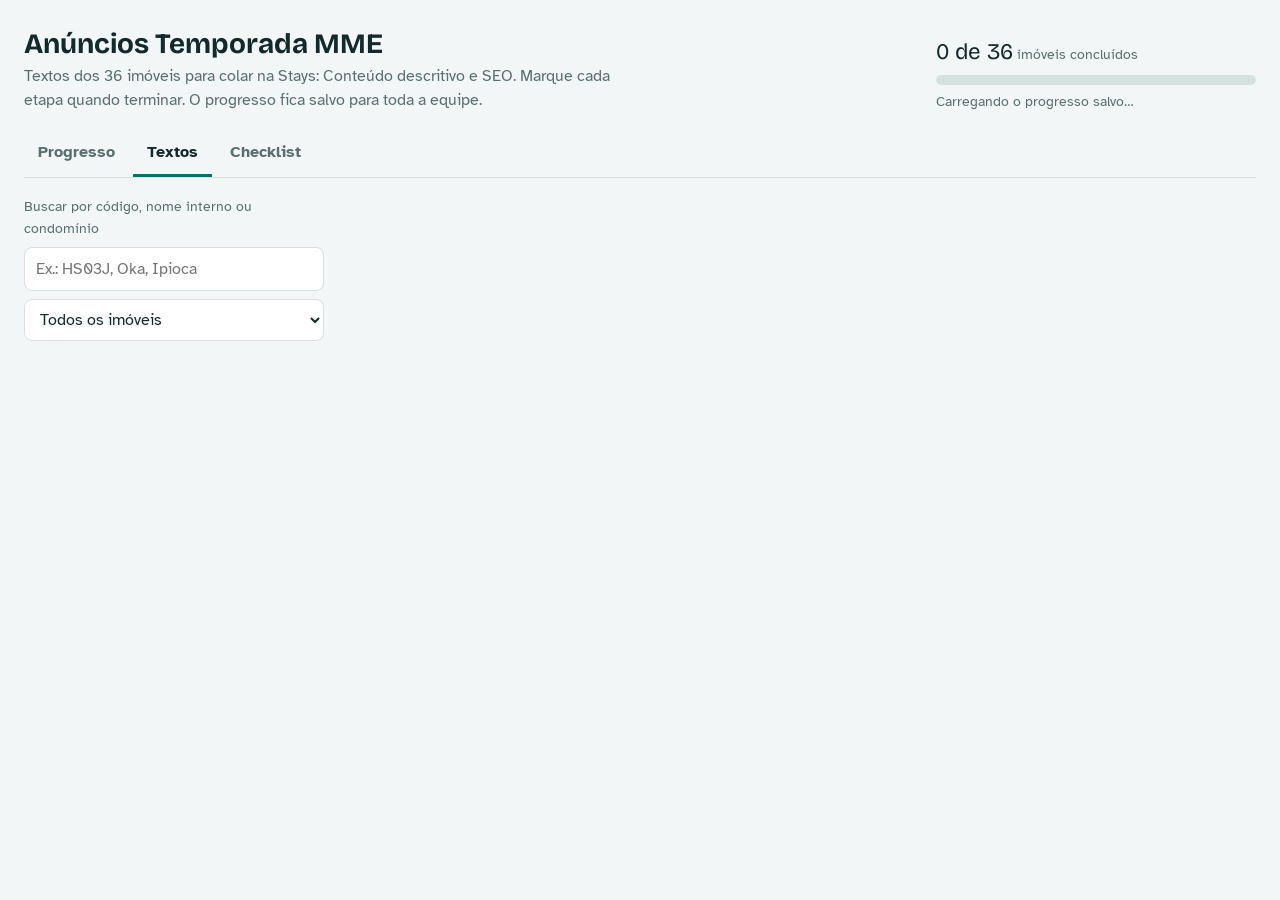
<file: temporada-mme/fonte/template.html>
<title>Anúncios Temporada MME</title>
<meta name="claude:viewport-fit-sides" content="cover">
<link rel="preconnect" href="https://fonts.googleapis.com">
<link rel="preconnect" href="https://fonts.gstatic.com" crossorigin>
<link rel="stylesheet" href="https://fonts.googleapis.com/css2?family=Bricolage+Grotesque:opsz,wght@12..96,600;12..96,700&family=Atkinson+Hyperlegible:wght@400;700&family=JetBrains+Mono:wght@400;600&display=swap">
<style>
/* Layout: ferramenta de trabalho — barra de progresso no topo, lista de imóveis à esquerda, campos da Stays à direita; aba Checklist em tabela. */
:root{
  --bg:#f3f6f6; --surface:#ffffff; --ink:#122a2c; --muted:#58706f; --line:#d5e0df;
  --accent:#0b6f6c; --accent-soft:#dcefed; --pend:#9a4a07; --pend-soft:#fbead6;
  --ok:#1f7a3d; --ok-soft:#dcf2e2; --warn:#b42318;
  --f-display:"Bricolage Grotesque", "Segoe UI", system-ui, sans-serif;
  --f-body:"Atkinson Hyperlegible", "Segoe UI", system-ui, sans-serif;
  --f-mono:"JetBrains Mono", ui-monospace, "SFMono-Regular", Menlo, monospace;
}
@media (prefers-color-scheme: dark){:root:not([data-theme="light"]){
  --bg:#0d1819; --surface:#142325; --ink:#e3eeed; --muted:#93aaa8; --line:#26393b;
  --accent:#4cc3bd; --accent-soft:#16393a; --pend:#f2b36b; --pend-soft:#3a2711;
  --ok:#6fd38f; --ok-soft:#163222; --warn:#ff8a7a; color-scheme:dark}}
:root[data-theme="dark"]{
  --bg:#0d1819; --surface:#142325; --ink:#e3eeed; --muted:#93aaa8; --line:#26393b;
  --accent:#4cc3bd; --accent-soft:#16393a; --pend:#f2b36b; --pend-soft:#3a2711;
  --ok:#6fd38f; --ok-soft:#163222; --warn:#ff8a7a; color-scheme:dark}
*{box-sizing:border-box}
body{background:var(--bg);color:var(--ink);font:16px/1.5 var(--f-body)}
.wrap{max-width:1280px;margin:0 auto;padding-block:20px 48px;padding-left:max(16px,env(safe-area-inset-left,0px));padding-right:max(16px,env(safe-area-inset-right,0px));display:grid;gap:18px}
h1,h2,h3{font-family:var(--f-display);text-wrap:balance;margin:0;line-height:1.15}
h1{font-size:1.75rem}
h2{font-size:1.35rem}
h3{font-size:.8rem;text-transform:uppercase;letter-spacing:.08em;color:var(--muted);font-family:var(--f-body);font-weight:700}
.mono{font-family:var(--f-mono);font-variant-numeric:tabular-nums}
button,input,select{font:inherit;color:inherit}
:focus-visible{outline:3px solid var(--accent);outline-offset:2px}

.top{display:flex;flex-wrap:wrap;gap:12px 24px;align-items:end;justify-content:space-between}
.top p{margin:4px 0 0;color:var(--muted);max-width:62ch}
.progress{display:grid;gap:6px;min-width:min(320px,100%)}
.progress .num{font-family:var(--f-display);font-size:1.4rem}
.bar{height:10px;border-radius:99px;background:var(--line);overflow:hidden}
.bar i{display:block;height:100%;background:var(--ok);width:0;transition:width .3s}
.notice{font-size:.9rem;color:var(--muted)}
.notice.err{color:var(--warn)}

.tabs{display:flex;gap:4px;border-bottom:1px solid var(--line)}
.tab{background:none;border:0;border-bottom:3px solid transparent;padding:10px 14px;cursor:pointer;font-weight:700;color:var(--muted)}
.tab[aria-selected="true"]{color:var(--ink);border-color:var(--accent)}

.textos{display:grid;grid-template-columns:300px minmax(0,1fr);gap:20px;align-items:start}
aside{position:sticky;top:12px;display:grid;gap:10px;max-height:calc(100vh - 24px);min-height:0}
.filters{display:grid;gap:8px}
.filters input,.filters select{width:100%;padding:9px 11px;border:1px solid var(--line);border-radius:8px;background:var(--surface)}
.list{overflow:auto;display:grid;gap:2px;padding-right:4px;min-height:0}
.grp{font-size:.72rem;letter-spacing:.06em;text-transform:uppercase;color:var(--muted);padding:10px 8px 4px;font-weight:700}
.item{display:grid;grid-template-columns:auto 1fr auto;gap:2px 10px;align-items:center;text-align:left;background:none;border:0;border-radius:8px;padding:8px;cursor:pointer}
.item:hover{background:var(--accent-soft)}
.item[aria-current="true"]{background:var(--surface);box-shadow:inset 3px 0 0 var(--accent)}
.item .c{font-family:var(--f-mono);font-weight:600;font-size:.85rem}
.item .n{font-size:.85rem;color:var(--muted);white-space:nowrap;overflow:hidden;text-overflow:ellipsis}
.dots{display:flex;gap:3px}
.dots b{width:8px;height:8px;border-radius:50%;background:var(--line)}
.dots b.on{background:var(--ok)}

main{display:grid;gap:18px;min-width:0}
.unit-head{display:grid;gap:8px}
.meta{display:flex;flex-wrap:wrap;gap:6px 14px;color:var(--muted);font-size:.9rem}
.meta a{color:var(--accent)}
.steps{display:flex;flex-wrap:wrap;gap:8px}
.step{display:flex;align-items:center;gap:8px;padding:8px 12px;border:1px solid var(--line);border-radius:99px;background:var(--surface);cursor:pointer;font-size:.92rem}
.step input{width:18px;height:18px;accent-color:var(--ok);margin:0}
.step.on{background:var(--ok-soft);border-color:var(--ok)}
.step.disabled{opacity:.55;cursor:not-allowed}
.pend{background:var(--pend-soft);border-radius:10px;padding:12px 14px;display:grid;gap:6px}
.pend strong{color:var(--pend)}
.pend ul,.cad ul{margin:0;padding-left:20px;display:grid;gap:4px}
section.block{display:grid;gap:10px}
.sec-title{display:flex;align-items:baseline;gap:10px;padding-top:6px;border-top:1px solid var(--line)}
.sec-title span{color:var(--muted);font-size:.9rem}
.field{background:var(--surface);border:1px solid var(--line);border-radius:10px;overflow:hidden;min-width:0}
.field header{display:flex;flex-wrap:wrap;gap:8px;align-items:center;justify-content:space-between;padding:9px 12px;border-bottom:1px solid var(--line)}
.field header b{font-size:.95rem}
.count{font-size:.78rem;color:var(--muted)}
.count.over{color:var(--warn);font-weight:600}
.copy{border:1px solid var(--accent);background:var(--accent);color:var(--surface);border-radius:7px;padding:5px 12px;cursor:pointer;font-weight:700;font-size:.85rem}
.copy.done{background:var(--ok);border-color:var(--ok)}
.field pre{margin:0;padding:12px;white-space:pre-wrap;word-break:break-word;font:15px/1.55 var(--f-body)}
mark{background:var(--pend-soft);color:var(--pend);border-radius:4px;padding:0 3px;font-weight:700}
.cad{background:var(--surface);border:1px dashed var(--line);border-radius:10px;padding:12px 14px;display:grid;gap:8px}

.table-wrap{overflow-x:auto;background:var(--surface);border:1px solid var(--line);border-radius:10px}
table{border-collapse:collapse;width:100%;min-width:760px;font-size:.92rem}
th,td{padding:9px 12px;border-bottom:1px solid var(--line);text-align:left;vertical-align:middle}
th{font-size:.75rem;text-transform:uppercase;letter-spacing:.06em;color:var(--muted)}
td.ck{text-align:center} th.ck{text-align:center}
td.ck input{width:20px;height:20px;accent-color:var(--ok);cursor:pointer}
tr.done td{background:var(--ok-soft)}
.linkbtn{background:none;border:0;padding:0;color:var(--accent);font-family:var(--f-mono);font-weight:600;cursor:pointer;text-decoration:underline}
.pill{display:inline-block;padding:2px 10px;border-radius:99px;font-size:.78rem;font-weight:700;white-space:nowrap}
.pill.ok{background:var(--ok-soft);color:var(--ok)} .pill.mid{background:var(--accent-soft);color:var(--accent)} .pill.no{background:var(--line);color:var(--muted)}
.sum{display:grid;gap:18px}
.hero{display:flex;flex-wrap:wrap;gap:8px 18px;align-items:center;background:var(--surface);border:1px solid var(--line);border-radius:12px;padding:18px 20px}
.big{font-family:var(--f-display);font-size:3rem;line-height:1;color:var(--ok)}
.sum-grid{display:grid;grid-template-columns:minmax(0,1.3fr) minmax(0,1fr);gap:18px;align-items:start}
.panel{background:var(--surface);border:1px solid var(--line);border-radius:12px;padding:16px 18px;display:grid;gap:10px;min-width:0}
.rows{display:grid;gap:10px}
.row{display:grid;grid-template-columns:minmax(0,1fr) 120px 3.2em;gap:10px;align-items:center;font-size:.92rem}
.row .lbl{overflow:hidden;text-overflow:ellipsis;white-space:nowrap}
.meter{height:8px;border-radius:4px;background:var(--line);overflow:hidden}
.meter i{display:block;height:100%;background:var(--ok);border-radius:4px}
.row .v{text-align:right;color:var(--muted)}
.feed{margin:0;padding:0;list-style:none;display:grid;gap:6px;font-size:.92rem}
.feed li{display:flex;flex-wrap:wrap;gap:4px 10px;align-items:baseline}
.feed .when{color:var(--muted);font-size:.82rem}
@media (max-width:860px){.sum-grid{grid-template-columns:minmax(0,1fr)}.row{grid-template-columns:minmax(0,1fr) 80px 3.2em}}
.howto{color:var(--muted);font-size:.92rem;max-width:80ch;margin:0}

@media (max-width:860px){
  .textos{grid-template-columns:minmax(0,1fr)}
  aside{position:static;max-height:none}
  .list{max-height:38vh;border:1px solid var(--line);border-radius:10px;background:var(--surface);padding:4px}
}
@media (prefers-reduced-motion:reduce){.bar i{transition:none}}
</style>

<div class="wrap">
  <div class="top">
    <div>
      <h1>Anúncios Temporada MME</h1>
      <p>Textos dos 36 imóveis para colar na Stays: Conteúdo descritivo e SEO. Marque cada etapa quando terminar. O progresso fica salvo para toda a equipe.</p>
    </div>
    <div class="progress" aria-live="polite">
      <div><span class="num mono" id="pnum">0 de 36</span> <span class="notice">imóveis concluídos</span></div>
      <div class="bar" aria-hidden="true"><i id="pbar"></i></div>
      <div class="notice" id="status">Carregando o progresso salvo…</div>
    </div>
  </div>

  <div class="tabs" role="tablist">
    <button class="tab" role="tab" id="tab-progresso" aria-selected="false" aria-controls="view-progresso">Progresso</button>
    <button class="tab" role="tab" id="tab-textos" aria-selected="true" aria-controls="view-textos">Textos</button>
    <button class="tab" role="tab" id="tab-checklist" aria-selected="false" aria-controls="view-checklist">Checklist</button>
  </div>

  <div id="view-progresso" role="tabpanel" aria-labelledby="tab-progresso" hidden>
    <div class="sum">
      <div class="hero">
        <div class="big mono" id="s-pct">0%</div>
        <div><b id="s-line">0 de 36 imóveis concluídos</b><div class="notice" id="s-sub"></div></div>
      </div>
      <div class="sum-grid">
        <section class="panel"><h3>Por destino</h3><div id="s-groups" class="rows"></div></section>
        <section class="panel"><h3>Concluídos</h3><ol id="s-done" class="feed"></ol>
          <h3 style="margin-top:14px">Em andamento</h3><ol id="s-doing" class="feed"></ol></section>
      </div>
      <p class="howto">Etapas de cada imóvel: Conteúdo descritivo, SEO e Ajustes de cadastro. Esta página atualiza sozinha quando alguém marca uma etapa.</p>
    </div>
  </div>

  <div id="view-textos" class="textos" role="tabpanel" aria-labelledby="tab-textos">
    <aside>
      <div class="filters">
        <label class="notice" for="q">Buscar por código, nome interno ou condomínio</label>
        <input id="q" type="search" placeholder="Ex.: HS03J, Oka, Ipioca">
        <select id="f" aria-label="Filtrar por status">
          <option value="all">Todos os imóveis</option>
          <option value="todo">Só os não concluídos</option>
          <option value="done">Só os concluídos</option>
        </select>
      </div>
      <nav class="list" id="list" aria-label="Imóveis"></nav>
    </aside>
    <main id="unit"></main>
  </div>

  <div id="view-checklist" role="tabpanel" aria-labelledby="tab-checklist" hidden>
    <div style="display:grid;gap:12px">
      <p class="howto">Um imóvel fica <b>concluído</b> quando as três etapas estão marcadas: Conteúdo descritivo (título e os 7 campos de Descrição), SEO (URL, título da página, palavras-chave e descrição) e Ajustes de cadastro (Amenities, Regras, fotos). Clique no código para abrir os textos.</p>
      <div class="table-wrap">
        <table>
          <thead><tr><th>Código</th><th>Nome interno na Stays</th><th>Destino</th><th class="ck">Conteúdo descritivo</th><th class="ck">SEO</th><th class="ck">Ajustes de cadastro</th><th>Pendências ⟦ ⟧</th><th>Status</th></tr></thead>
          <tbody id="tbody"></tbody>
        </table>
      </div>
    </div>
  </div>
</div>

<script type="application/json" id="data">__DATA__</script>
<script type="application/json" id="progress">__PROGRESS__</script>
<script type="text/plain" id="page-src">__SRC__</script>
<script>
(function(){
  const UNITS = JSON.parse(document.getElementById('data').textContent);
  const STEPS = [["descritivo","Conteúdo descritivo"],["seo","SEO"],["cadastro","Ajustes de cadastro"]];
  const SECS = {titulo:["Título","tela Conteúdo descritivo › Título"],desc:["Descrição","tela Conteúdo descritivo › Descrição"],seo:["SEO","tela Conteúdo descritivo › SEO"]};
  let progress = JSON.parse(document.getElementById('progress').textContent || '{}');  // code -> {descritivo,seo,cadastro,atualizadoEm}
  let art = null;             // artifact namespace (publish), or null
  let dbState = "loading";    // loading | ready | readonly | saving
  const pending = new Set();
  let current = UNITS[0].code;
  let readOnly = false;
  try { const s = localStorage.getItem('mme-current'); if (s && UNITS.some(u=>u.code===s)) current = s; } catch(e){}

  const $ = id => document.getElementById(id);
  const esc = s => s.replace(/[&<>"]/g, c => ({'&':'&amp;','<':'&lt;','>':'&gt;','"':'&quot;'}[c]));
  const marked = s => esc(s).replace(/⟦([^⟧]*)⟧/g, '<mark>⟦$1⟧</mark>');
  const st = code => progress[code] || {};
  const isDone = code => STEPS.every(([k]) => st(code)[k]);
  const nDone = code => STEPS.filter(([k]) => st(code)[k]).length;
  const nPend = u => u.fields.reduce((a,f)=>a+(f.text.match(/⟦/g)||[]).length,0);

  function renderProgress(){
    const d = UNITS.filter(u=>isDone(u.code)).length;
    $('pnum').textContent = d + ' de ' + UNITS.length;
    $('pbar').style.width = (d/UNITS.length*100)+'%';
  }
  function renderList(){
    const q = $('q').value.trim().toLowerCase(), f = $('f').value;
    let html = '', last = '';
    UNITS.forEach(u=>{
      if (q && !(u.code+' '+u.name+' '+u.group).toLowerCase().includes(q)) return;
      if (f==='done' && !isDone(u.code)) return;
      if (f==='todo' && isDone(u.code)) return;
      if (u.group !== last){ html += '<div class="grp">'+esc(u.group)+'</div>'; last = u.group; }
      html += '<button class="item" data-code="'+u.code+'" aria-current="'+(u.code===current)+'">'
        + '<span class="c">'+u.code+'</span><span class="n">'+esc(u.name)+'</span>'
        + '<span class="dots" title="'+nDone(u.code)+' de 3 etapas">'+STEPS.map(([k])=>'<b class="'+(st(u.code)[k]?'on':'')+'"></b>').join('')+'</span></button>';
    });
    $('list').innerHTML = html || '<p class="notice" style="padding:8px">Nenhum imóvel encontrado.</p>';
  }
  function stepBoxes(code, cls){
    const dis = dbState!=='ready';
    return STEPS.map(([k,l])=>{
      const on = !!st(code)[k], busy = pending.has(code);
      return '<label class="'+cls+(on?' on':'')+(dis||busy?' disabled':'')+'"><input type="checkbox" data-code="'+code+'" data-step="'+k+'" '+(on?'checked ':'')+(dis||busy?'disabled ':'')+'aria-label="'+l+' — '+code+'"> '+(cls==='step'?l:'')+'</label>';
    });
  }
  function renderUnit(){
    const u = UNITS.find(x=>x.code===current);
    let h = '<div class="unit-head"><h2><span class="mono">'+u.code+'</span> · '+esc(u.name)+'</h2>'
      + '<div class="meta"><span>'+esc(u.group)+'</span><a href="https://www.temporadamme.com.br/pt/apartment/'+u.code+'" target="_blank" rel="noopener">Ver página no site ↗</a><span>Na Stays: “Ir para outro anúncio” › '+u.code+'</span></div>'
      + '<div class="steps">'+stepBoxes(u.code,'step').join('')+'</div></div>';
    if (u.pend.length) h += '<div class="pend"><strong>Confirmar antes de salvar</strong><ul>'+u.pend.map(p=>'<li>'+esc(p)+'</li>').join('')+'</ul><span class="notice">No texto, esses pontos aparecem destacados entre ⟦ ⟧. Ajuste e apague os colchetes antes de salvar.</span></div>';
    ['titulo','desc','seo'].forEach(sec=>{
      const fs = u.fields.filter(f=>f.sec===sec);
      h += '<section class="block"><div class="sec-title"><h3>'+SECS[sec][0]+'</h3><span>'+SECS[sec][1]+'</span></div>';
      fs.forEach(f=>{
        const i = u.fields.indexOf(f), n = [...f.text].length;
        const cnt = f.max ? n+' / '+f.max : n+' caracteres';
        h += '<div class="field"><header><b>'+esc(f.label)+'</b><span style="display:flex;gap:10px;align-items:center"><span class="count mono'+(f.max&&n>f.max?' over':'')+'">'+cnt+'</span><button class="copy" data-i="'+i+'">Copiar</button></span></header><pre id="t'+i+'">'+marked(f.text)+'</pre></div>';
      });
      if (sec==='seo') h += '<p class="howto">Link canônico: deixe como está (<span class="mono">/apartment/'+u.code+'</span>). Palavras-chave são hipóteses, sem dados de volume de busca.</p>';
      h += '</section>';
    });
    h += '<div class="cad"><h3>Fora desta tela</h3><span class="notice">Amenities, Cômodos, Regras, Localização e Fotos</span><ul>'+u.cad.map(c=>'<li>'+esc(c)+'</li>').join('')+'</ul></div>';
    $('unit').innerHTML = h;
  }
  function renderTable(){
    $('tbody').innerHTML = UNITS.map(u=>{
      const n = nDone(u.code), p = nPend(u);
      const pill = n===3?'<span class="pill ok">Concluído</span>':n?'<span class="pill mid">'+n+' de 3</span>':'<span class="pill no">Não iniciado</span>';
      const boxes = stepBoxes(u.code,'');
      return '<tr class="'+(n===3?'done':'')+'"><td><button class="linkbtn" data-open="'+u.code+'">'+u.code+'</button></td><td>'+esc(u.name)+'</td><td>'+esc(u.group)+'</td>'
        + boxes.map(b=>'<td class="ck">'+b+'</td>').join('')+'<td class="mono">'+(p||'—')+'</td><td>'+pill+'</td></tr>';
    }).join('');
  }
  const fmt = iso => { try { return new Date(iso).toLocaleString('pt-BR',{day:'2-digit',month:'2-digit',hour:'2-digit',minute:'2-digit'}); } catch(e){ return ''; } };
  function renderSummary(){
    const done = UNITS.filter(u=>isDone(u.code)), pct = Math.round(done.length/UNITS.length*100);
    $('s-pct').textContent = pct+'%';
    $('s-line').textContent = done.length+' de '+UNITS.length+' imóveis concluídos';
    const doing = UNITS.filter(u=>!isDone(u.code)&&nDone(u.code)>0);
    const last = Object.values(progress).map(v=>v&&v.atualizadoEm).filter(Boolean).sort().pop();
    $('s-sub').textContent = doing.length+' em andamento · '+(UNITS.length-done.length-doing.length)+' não iniciados'+(last?' · última atualização em '+fmt(last):'');
    const groups = [];
    UNITS.forEach(u=>{ let g=groups.find(x=>x.name===u.group); if(!g){g={name:u.group,t:0,d:0};groups.push(g);} g.t++; if(isDone(u.code)) g.d++; });
    $('s-groups').innerHTML = groups.map(g=>'<div class="row" title="'+esc(g.name)+': '+g.d+' de '+g.t+' concluídos"><span class="lbl">'+esc(g.name)+'</span><span class="meter"><i style="width:'+(g.d/g.t*100)+'%"></i></span><span class="v mono">'+g.d+'/'+g.t+'</span></div>').join('');
    const byDate = (a,b)=>String(st(b.code).atualizadoEm||'').localeCompare(String(st(a.code).atualizadoEm||''));
    const item = u=>'<li><button class="linkbtn" data-open="'+u.code+'">'+u.code+'</button><span>'+esc(u.name)+'</span><span class="when">'+(st(u.code).atualizadoEm?fmt(st(u.code).atualizadoEm):'')+'</span></li>';
    $('s-done').innerHTML = done.sort(byDate).map(item).join('') || '<li class="notice">Nenhum imóvel concluído ainda.</li>';
    $('s-doing').innerHTML = doing.sort(byDate).map(u=>item(u).replace('</li>','<span class="pill mid">'+nDone(u.code)+' de 3</span></li>')).join('') || '<li class="notice">Nada em andamento.</li>';
  }
  function renderAll(){ renderProgress(); renderList(); renderUnit(); renderTable(); renderSummary(); }

  function setStatus(msg, err){ const s=$('status'); s.textContent=msg; s.classList.toggle('err',!!err); }

  const SKEL = "<!doctype html><html><head><meta charset=utf8><meta name=viewport content=\"width=device-width,initial-scale=1,viewport-fit=cover\"><style>:root{color-scheme:light;box-sizing:border-box;padding-top:env(safe-area-inset-top,0px);padding-bottom:env(safe-area-inset-bottom,0px)}html{scroll-padding-top:env(safe-area-inset-top,0px)}body{margin:0;padding:0;font:14px -apple-system,BlinkMacSystemFont,sans-serif;background:#fff;color:#000}img{max-width:100%}[hidden]:not([hidden=until-found i]){display:none!important}</style></head><body>";
  const TOK_P = '__PROG'+'RESS__', TOK_S = '__S'+'RC__';
  function buildDoc(){
    const b64 = $('page-src').textContent.trim();
    const src = new TextDecoder().decode(Uint8Array.from(atob(b64), c=>c.charCodeAt(0)));
    const pj = JSON.stringify(progress).replace(/</g,'\\u003c');
    return SKEL + src.replace(TOK_S, ()=>b64).replace(TOK_P, ()=>pj) + '</body></html>';
  }
  const SAVED = JSON.parse(document.getElementById('progress').textContent || '{}');
  let timer = null;
  function toggle(code, step, value){
    if (dbState!=='ready') return;
    const prev = Object.assign({descritivo:false,seo:false,cadastro:false}, st(code));
    progress[code] = Object.assign(prev, {[step]:value, atualizadoEm:new Date().toISOString()});
    pending.add(code);
    setStatus('Salvando… (aguarde alguns segundos antes de fechar)');
    renderAll();
    clearTimeout(timer); timer = setTimeout(save, 1500);
  }
  async function save(){
    dbState='saving'; renderAll();
    try { await art.publish(buildDoc()); setStatus('Salvo. A página vai recarregar com a versão nova.'); }
    catch(e){
      const c = e && e.code;
      progress = JSON.parse(JSON.stringify(SAVED)); pending.clear();
      if (c==='not_writer' || c==='not_granted'){ dbState='readonly'; setStatus('Você está vendo o progresso. Para marcar etapas, é preciso acesso de edição ao painel.', true); }
      else if (c==='conflict'){ dbState='readonly'; setStatus('Outra pessoa salvou ao mesmo tempo. A página vai recarregar com a versão mais nova; marque de novo se precisar.', true); }
      else if (c==='rate_limited'){ dbState='ready'; setStatus('Muitas alterações em pouco tempo. Espere um minuto e marque de novo.', true); }
      else { dbState='ready'; setStatus('Não foi possível salvar agora. Tente marcar de novo.', true); }
      renderAll();
    }
  }

  function showTab(name){
    try{localStorage.setItem('mme-tab',name)}catch(e){}
    ['progresso','textos','checklist'].forEach(n=>{ $('tab-'+n).setAttribute('aria-selected', n===name); $('view-'+n).hidden = n!==name; });
  }
  function openUnit(code){
    current = code; try{localStorage.setItem('mme-current',code)}catch(e){}
    showTab('textos'); renderList(); renderUnit(); window.scrollTo({top:0});
  }

  document.addEventListener('click', e=>{
    const it = e.target.closest('.item'); if (it){ openUnit(it.dataset.code); return; }
    const op = e.target.closest('[data-open]'); if (op){ openUnit(op.dataset.open); return; }
    const tb = e.target.closest('.tab'); if (tb){ showTab(tb.id.slice(4)); return; }
    const cp = e.target.closest('.copy');
    if (cp){
      const u = UNITS.find(x=>x.code===current), text = u.fields[+cp.dataset.i].text;
      const ok = ()=>{ cp.textContent='Copiado'; cp.classList.add('done'); setTimeout(()=>{cp.textContent='Copiar';cp.classList.remove('done')},1600); };
      const fallback = ()=>{ const r=document.createRange(); r.selectNodeContents($('t'+cp.dataset.i)); const s=getSelection(); s.removeAllRanges(); s.addRange(r); cp.textContent='Selecionado: use Ctrl+C'; };
      try { navigator.clipboard.writeText(text).then(ok, fallback); } catch(err){ fallback(); }
    }
  });
  document.addEventListener('change', e=>{
    const cb = e.target.closest('input[data-step]'); if (cb) toggle(cb.dataset.code, cb.dataset.step, cb.checked);
  });
  $('q').addEventListener('input', renderList);
  $('f').addEventListener('change', renderList);
  const TABS=['progresso','textos','checklist'];
  let h = location.hash.slice(1);
  if (!TABS.includes(h)) { try { h = localStorage.getItem('mme-tab'); } catch(e){ h=null; } }
  showTab(TABS.includes(h) ? h : 'progresso');

  renderAll();

  const RO = 'Você está vendo o progresso. Para marcar etapas, entre no claude.ai com acesso de edição ao painel.';
  const cl = window.claude;
  if (!cl || !cl.use){ dbState='readonly'; setStatus(RO); renderAll(); }
  else Promise.all([cl.use('artifact'), cl.use('user')]).then(async ([a,u])=>{
    let can = false;
    try { can = !!(a && u && await u.canEdit()); } catch(e){ can = false; }
    art = a; dbState = can ? 'ready' : 'readonly';
    setStatus(can ? 'Marque as etapas conforme concluir. Cada marcação salva o painel para toda a equipe.' : RO);
    renderAll();
  });
})();
</script>
</file>
